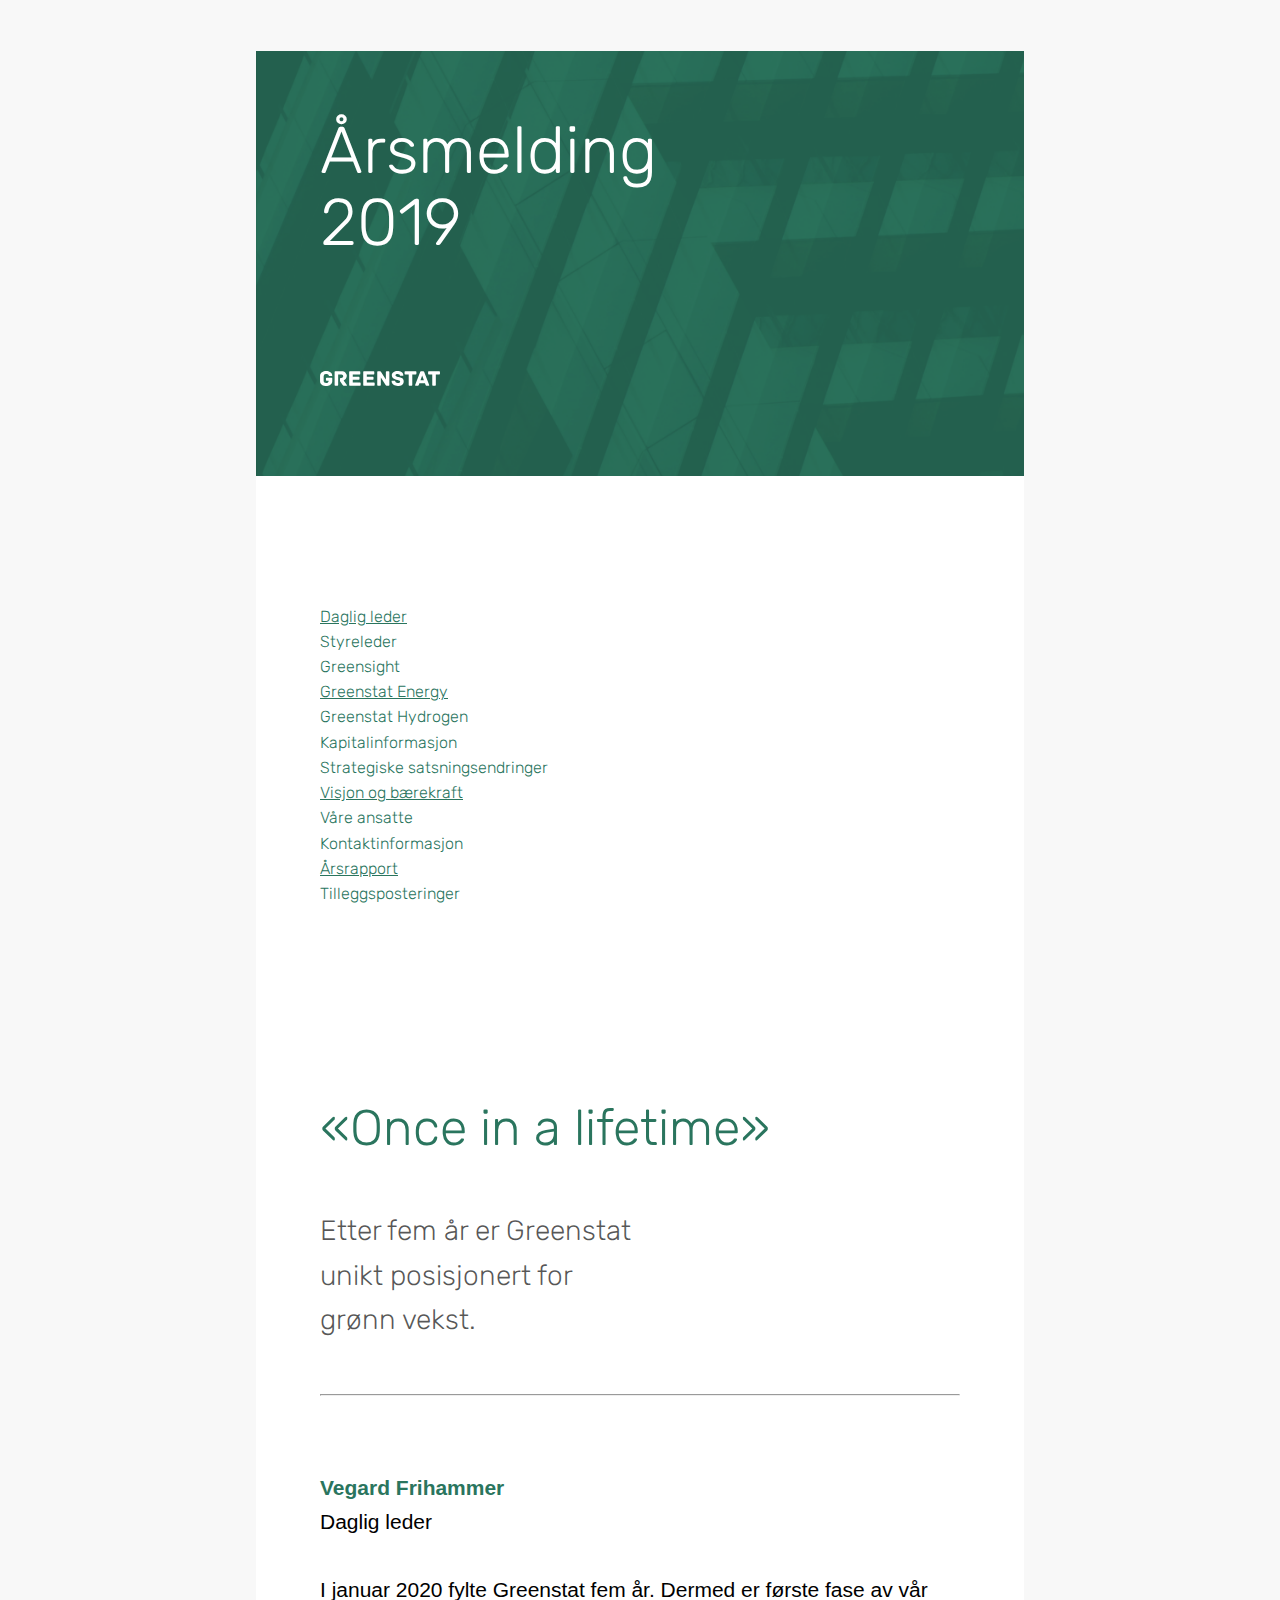
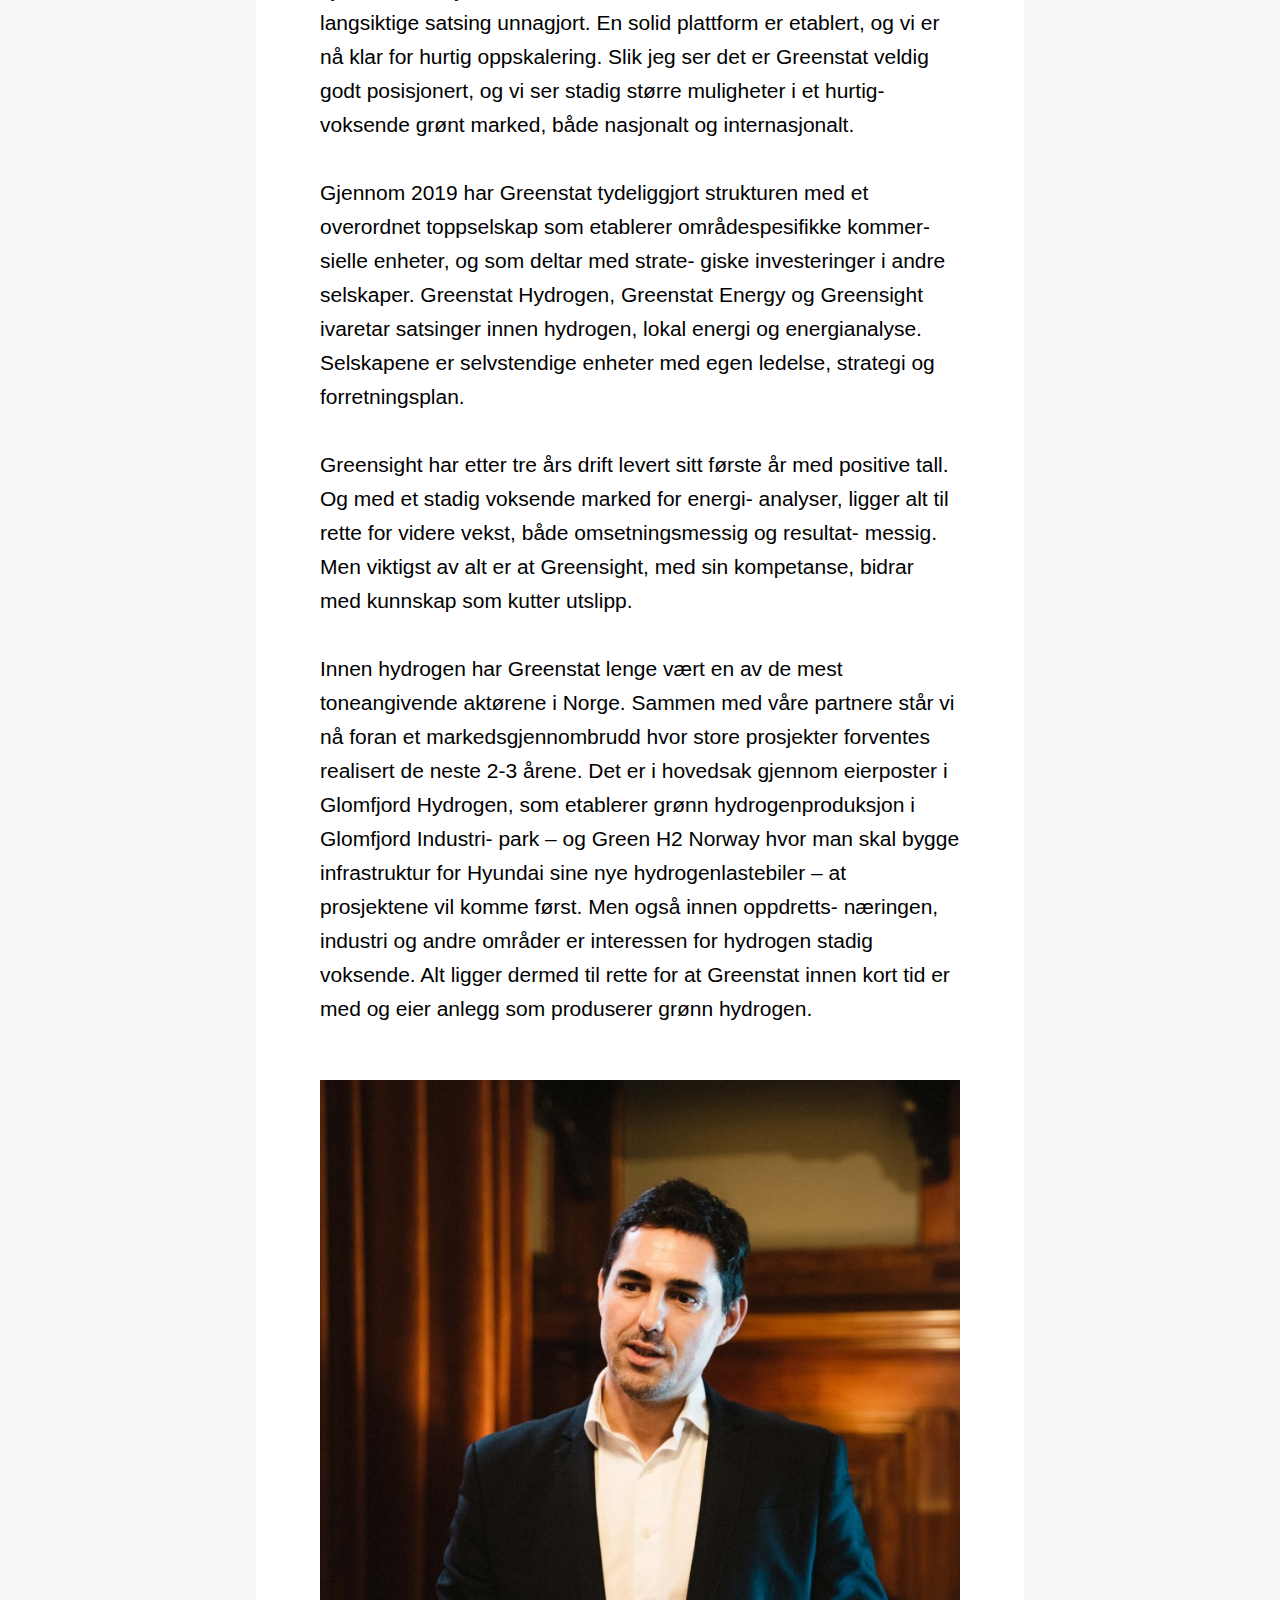
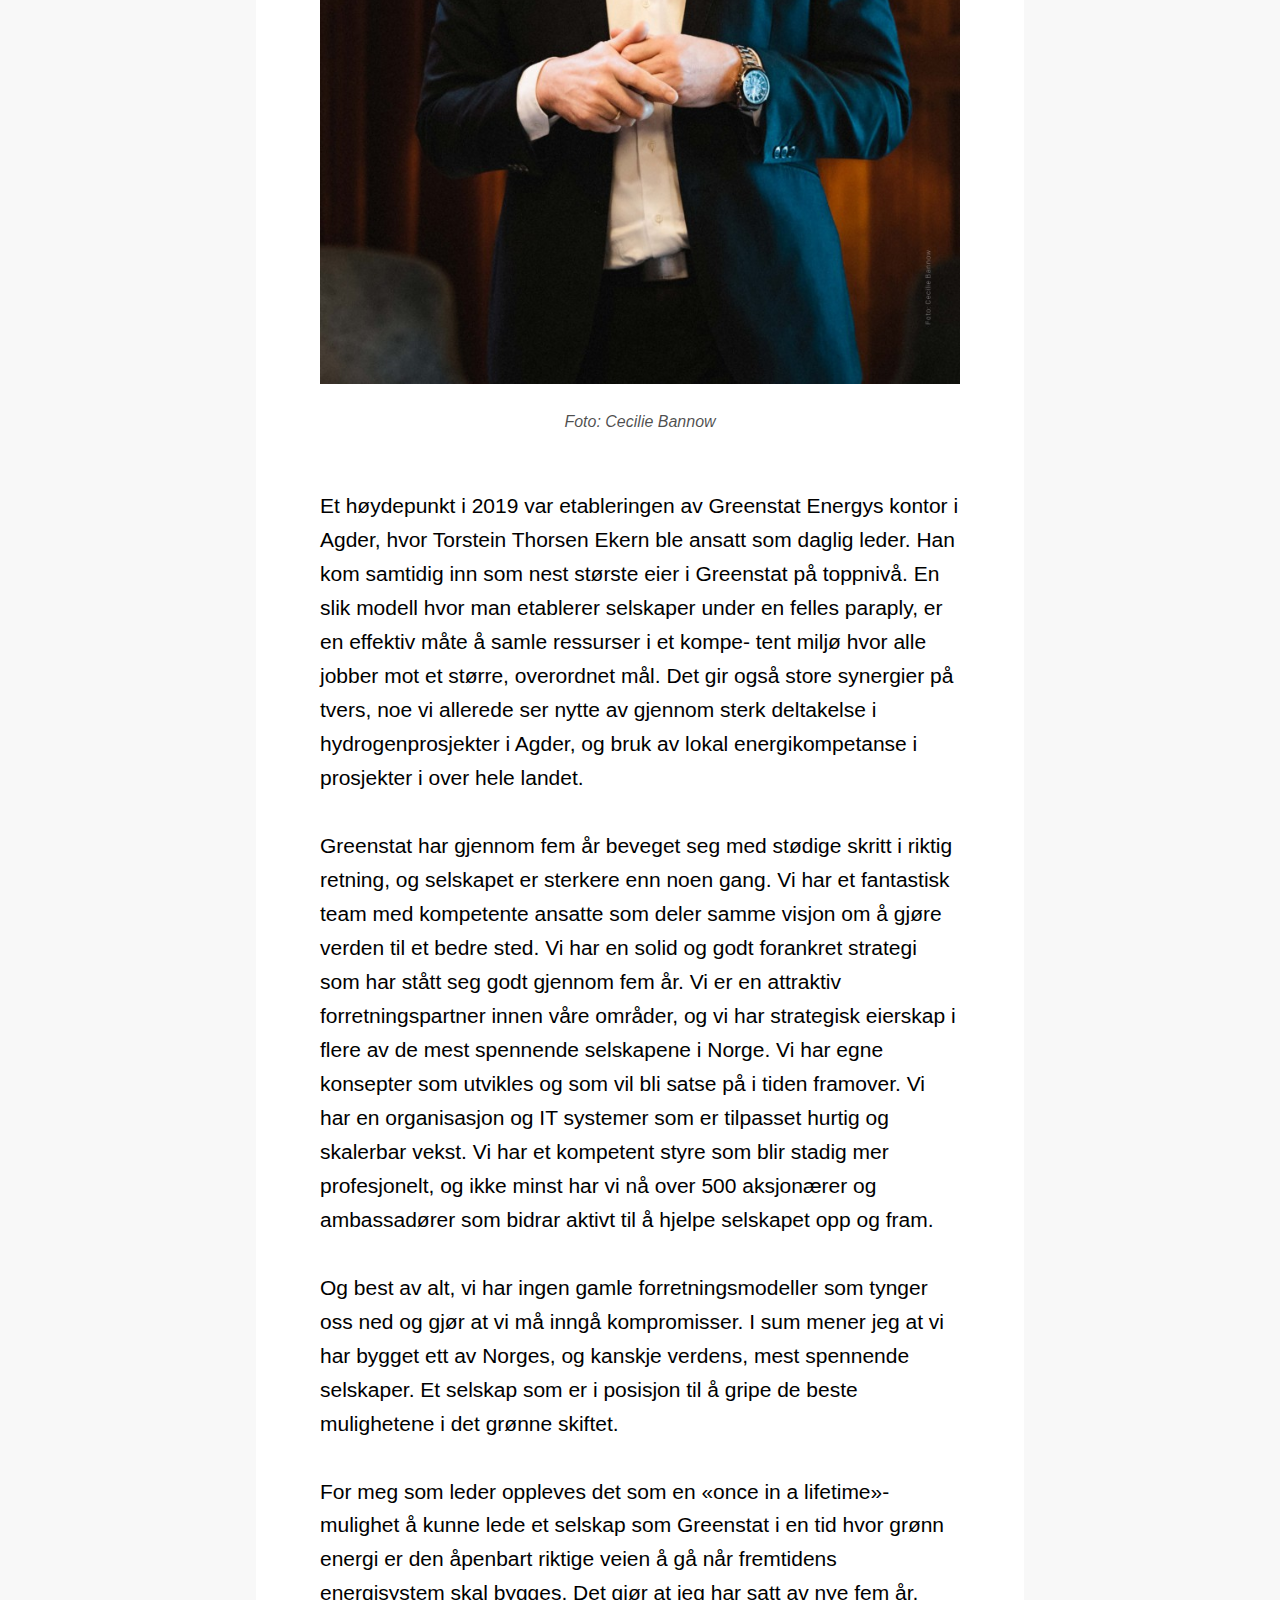
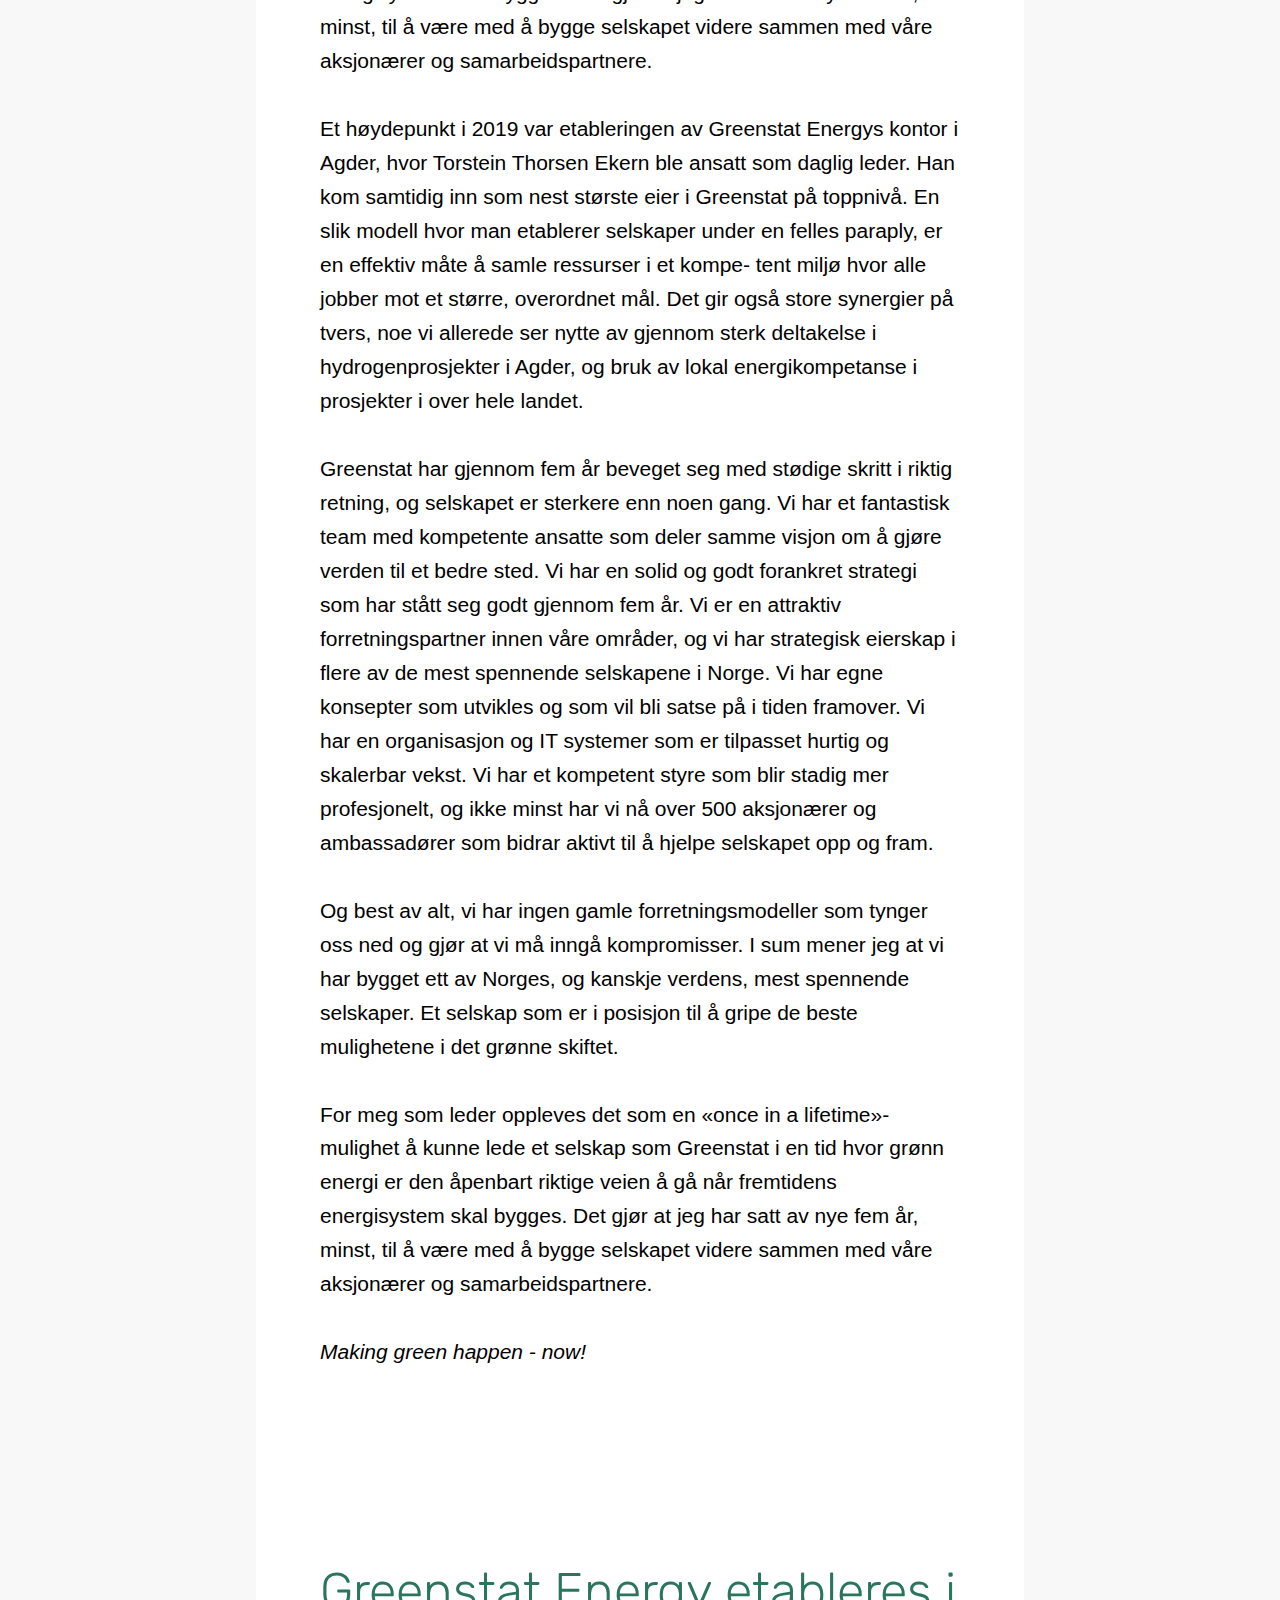
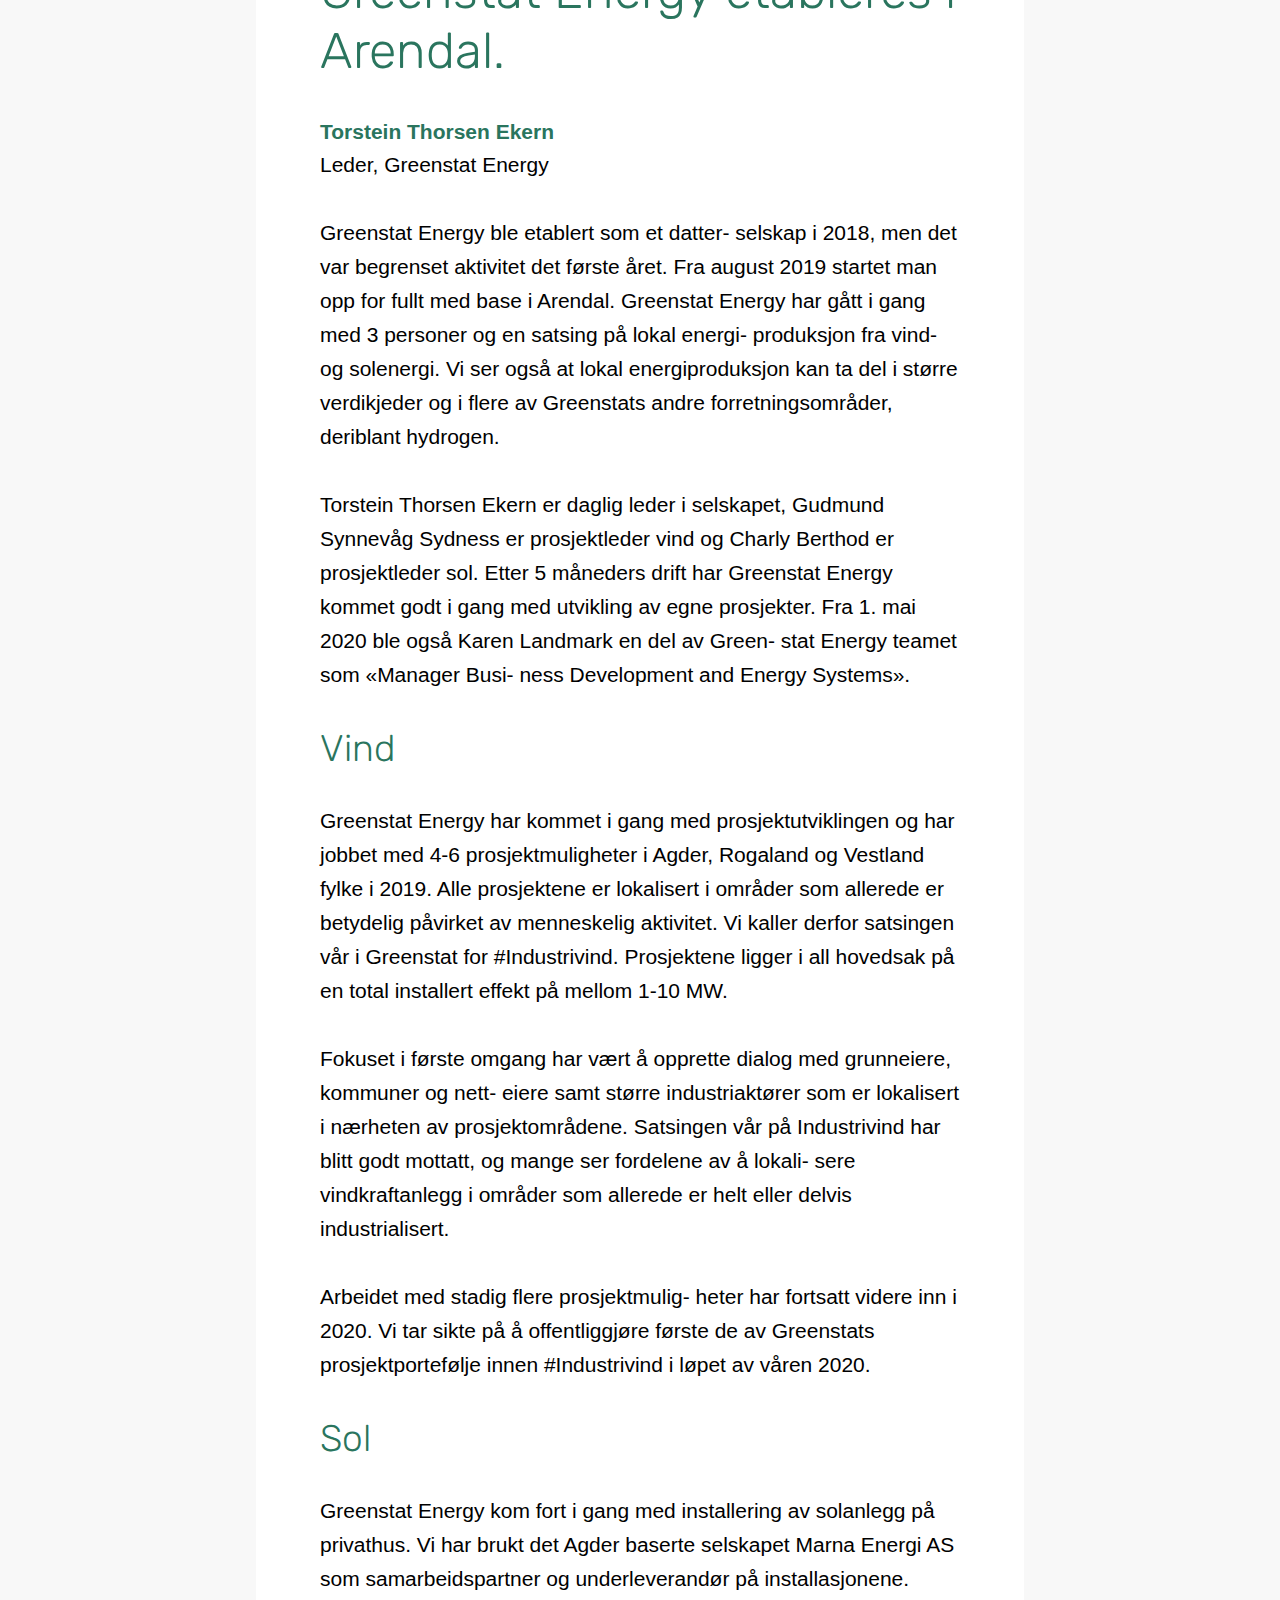
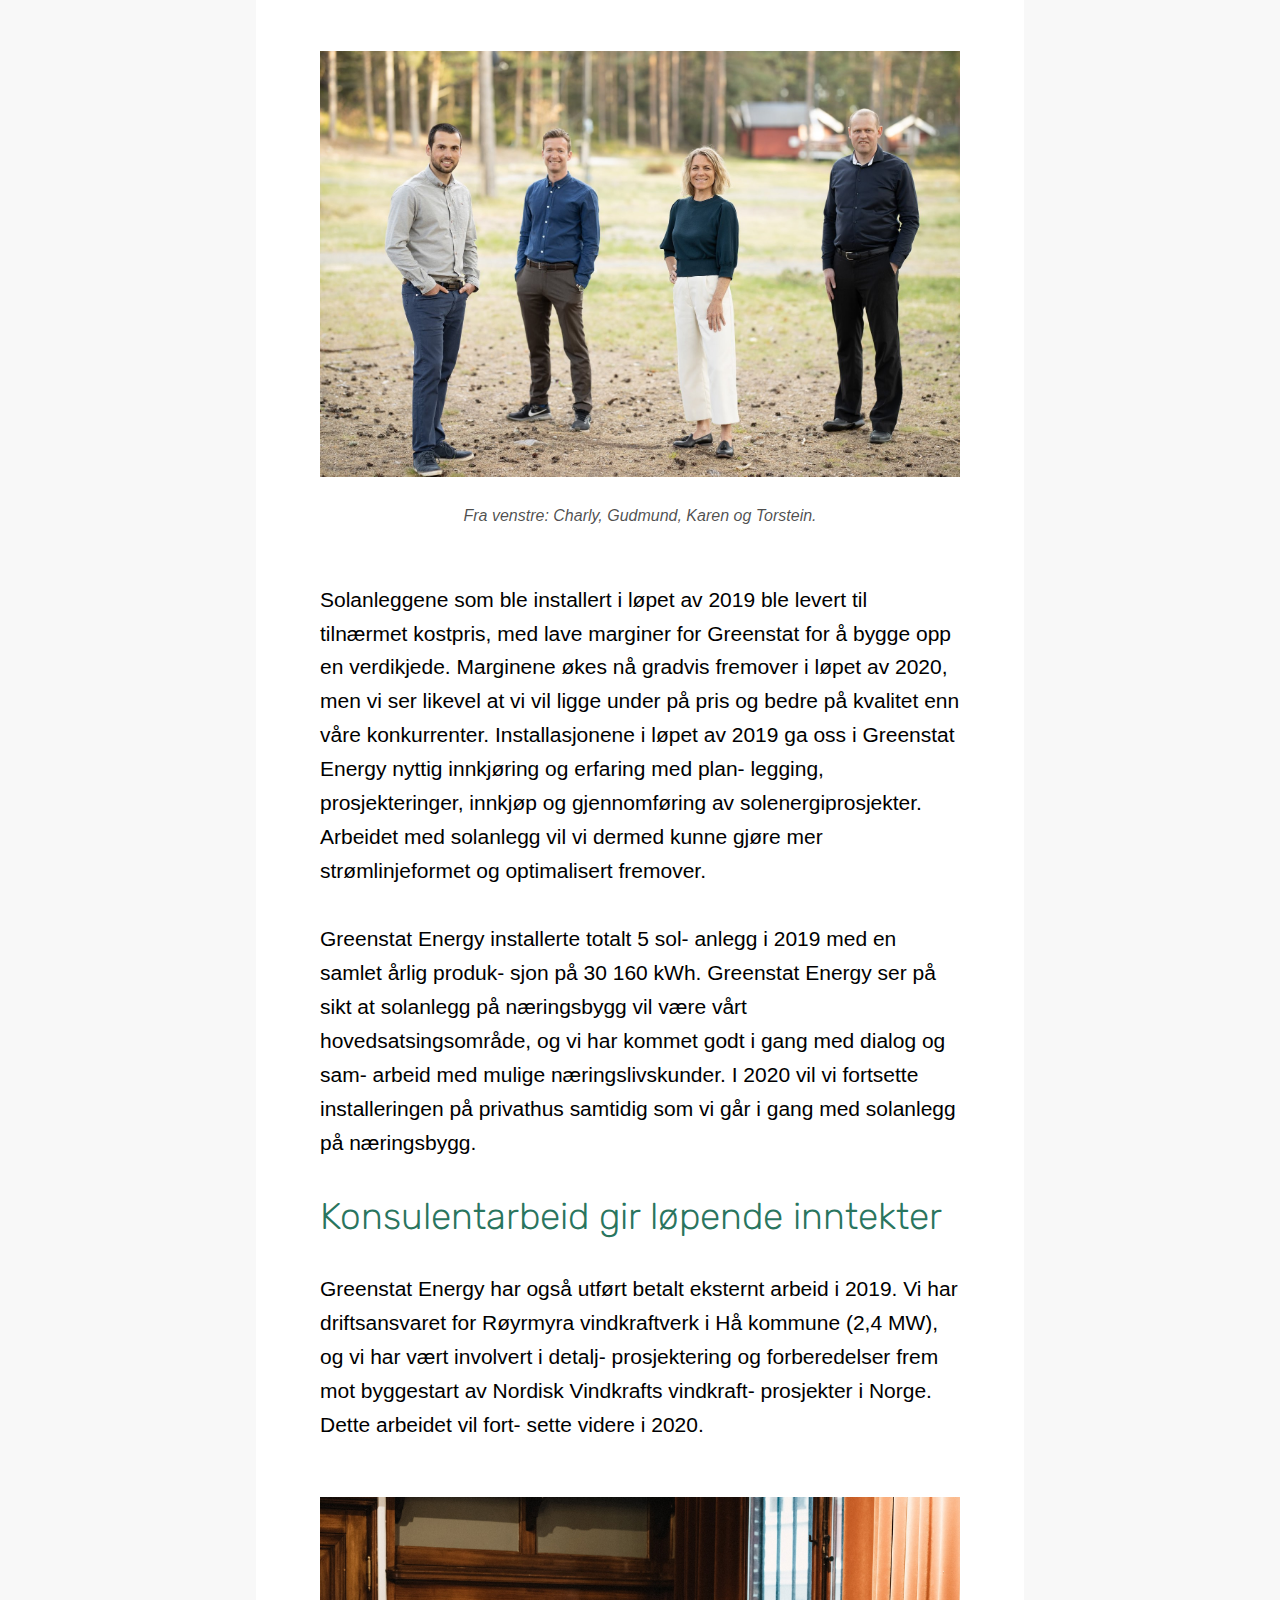
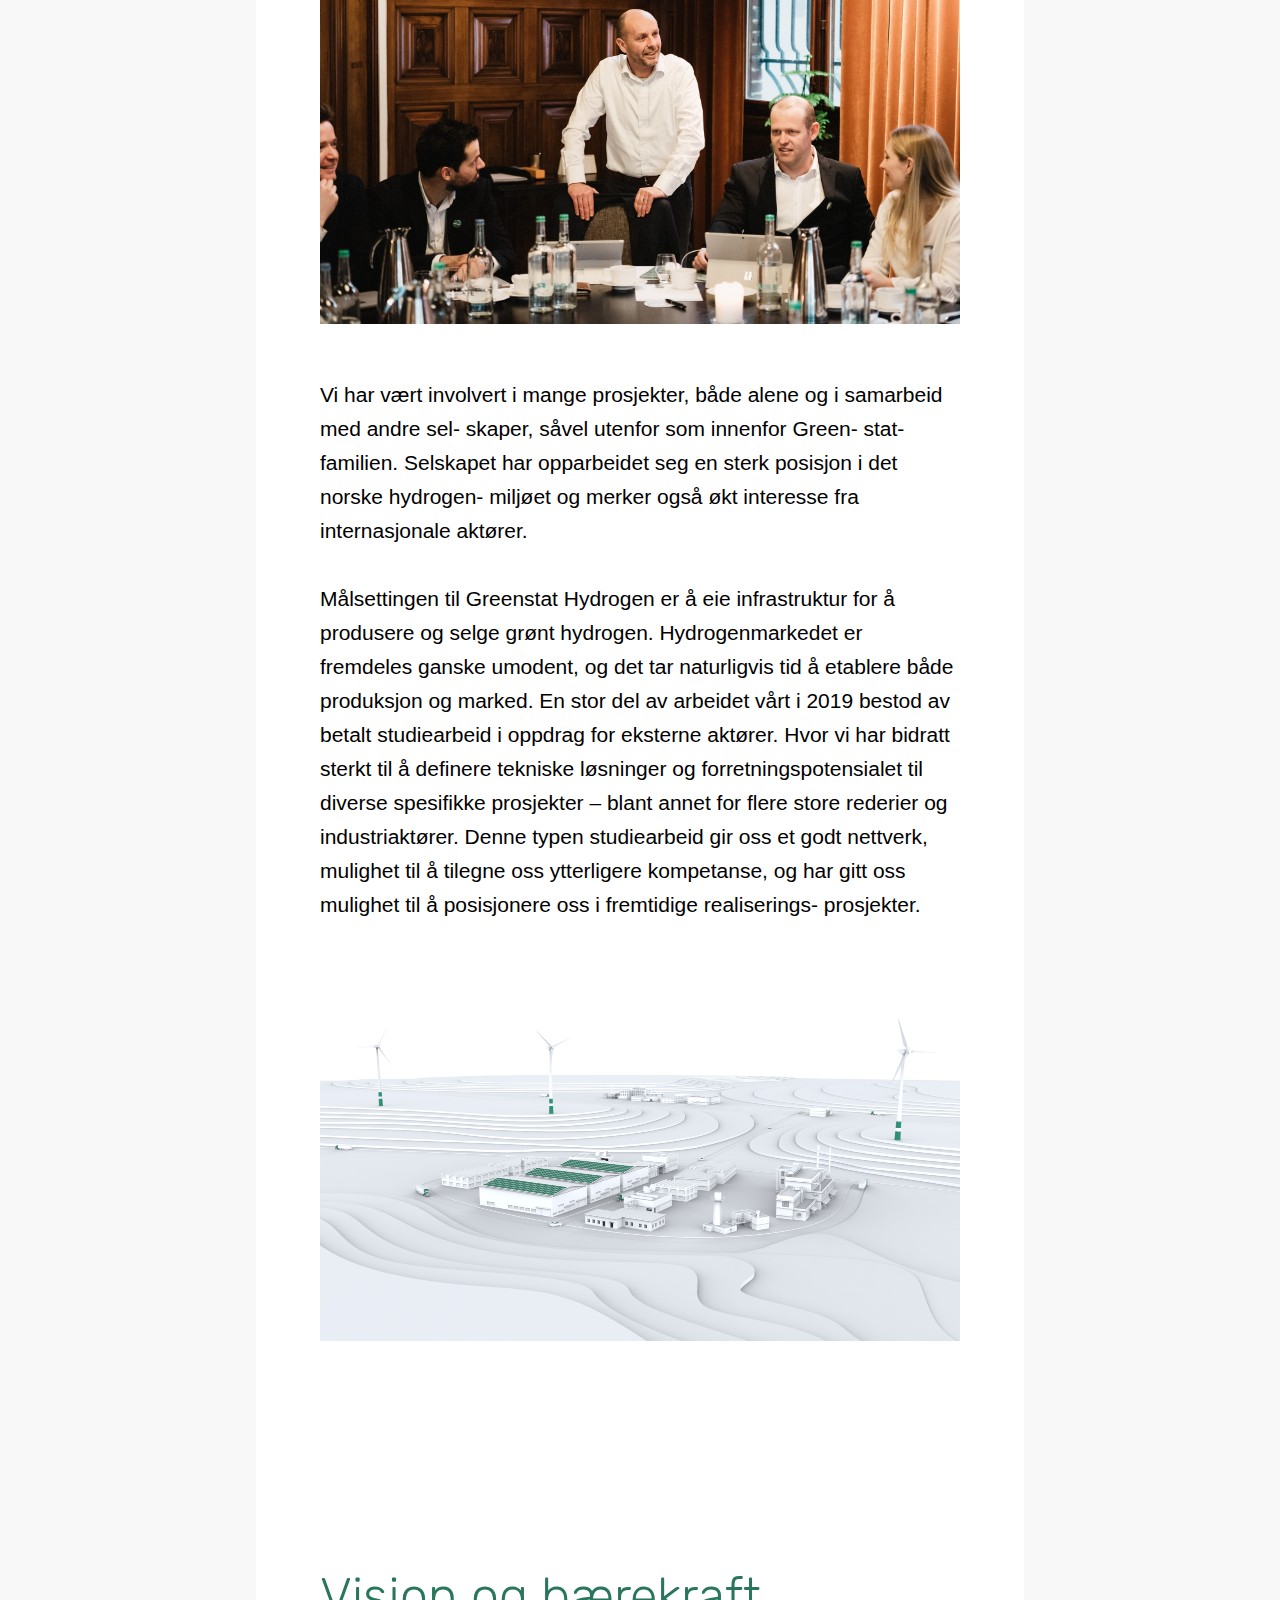
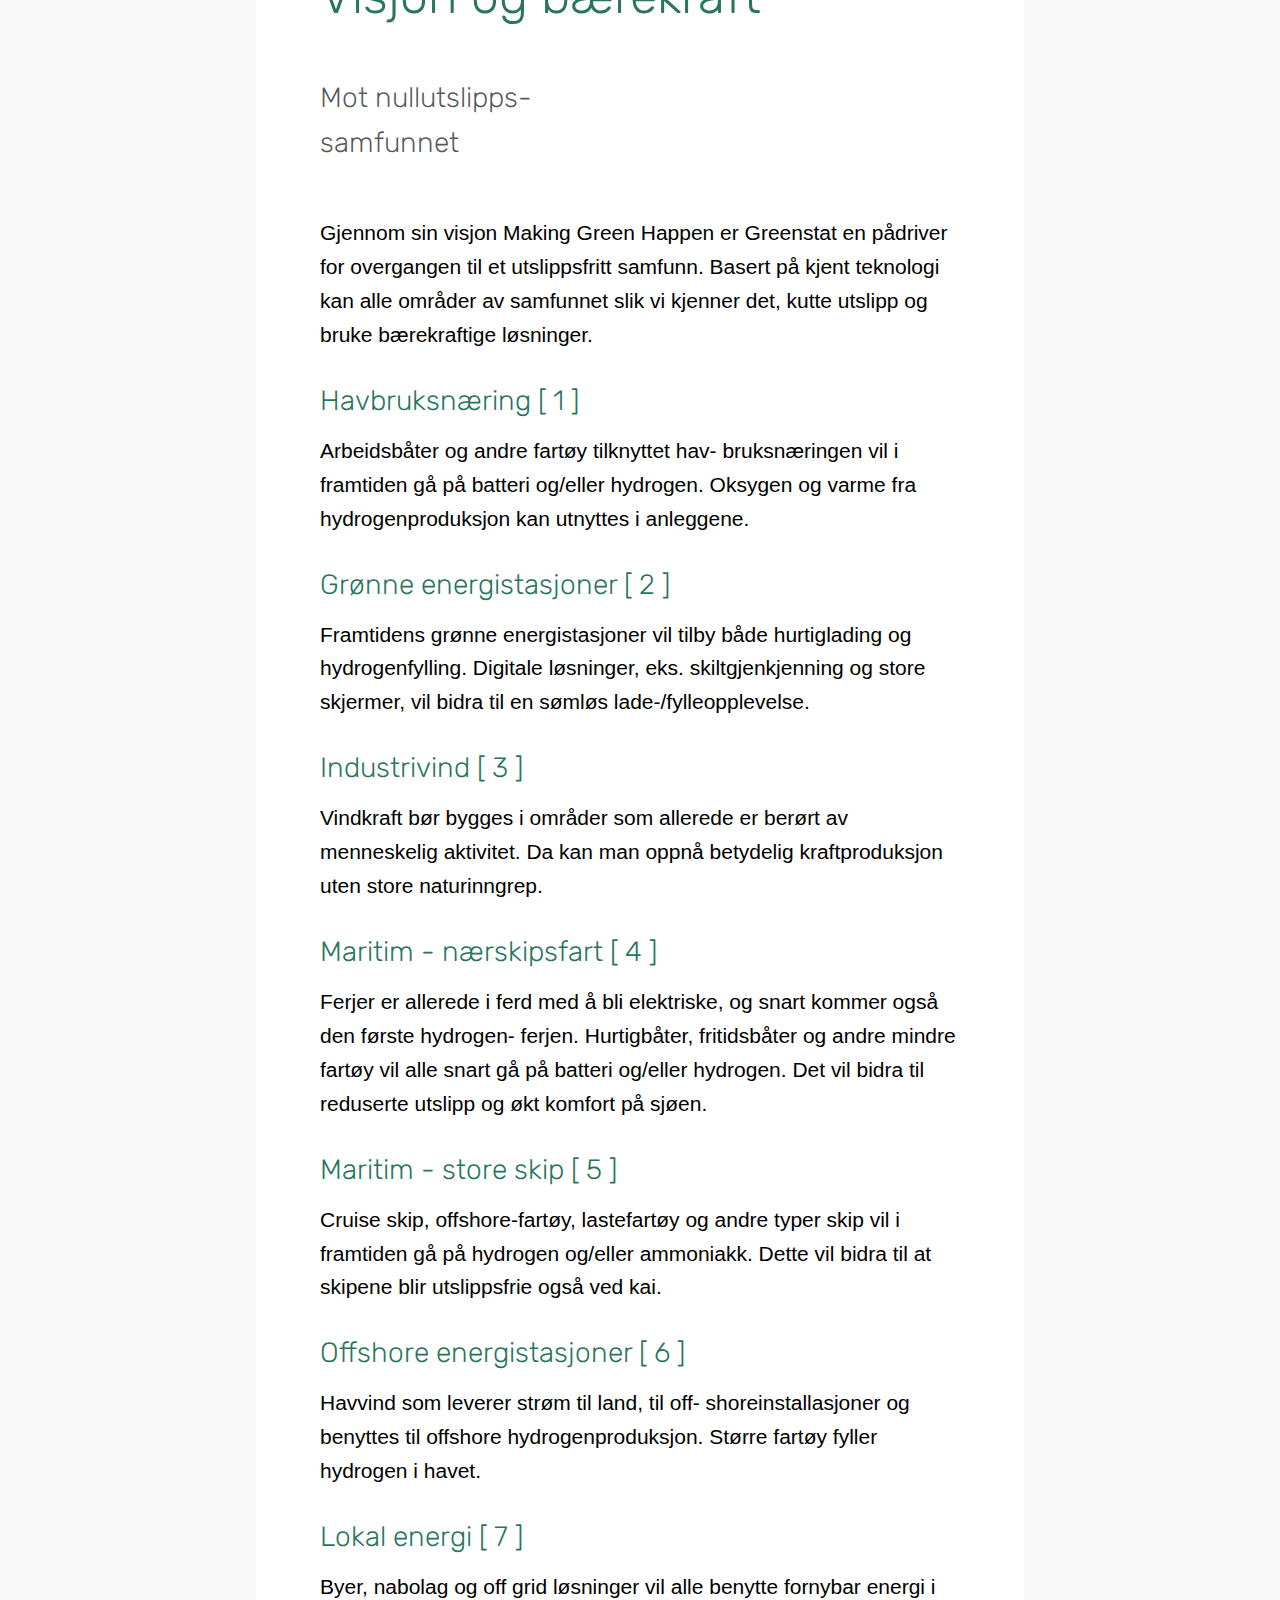
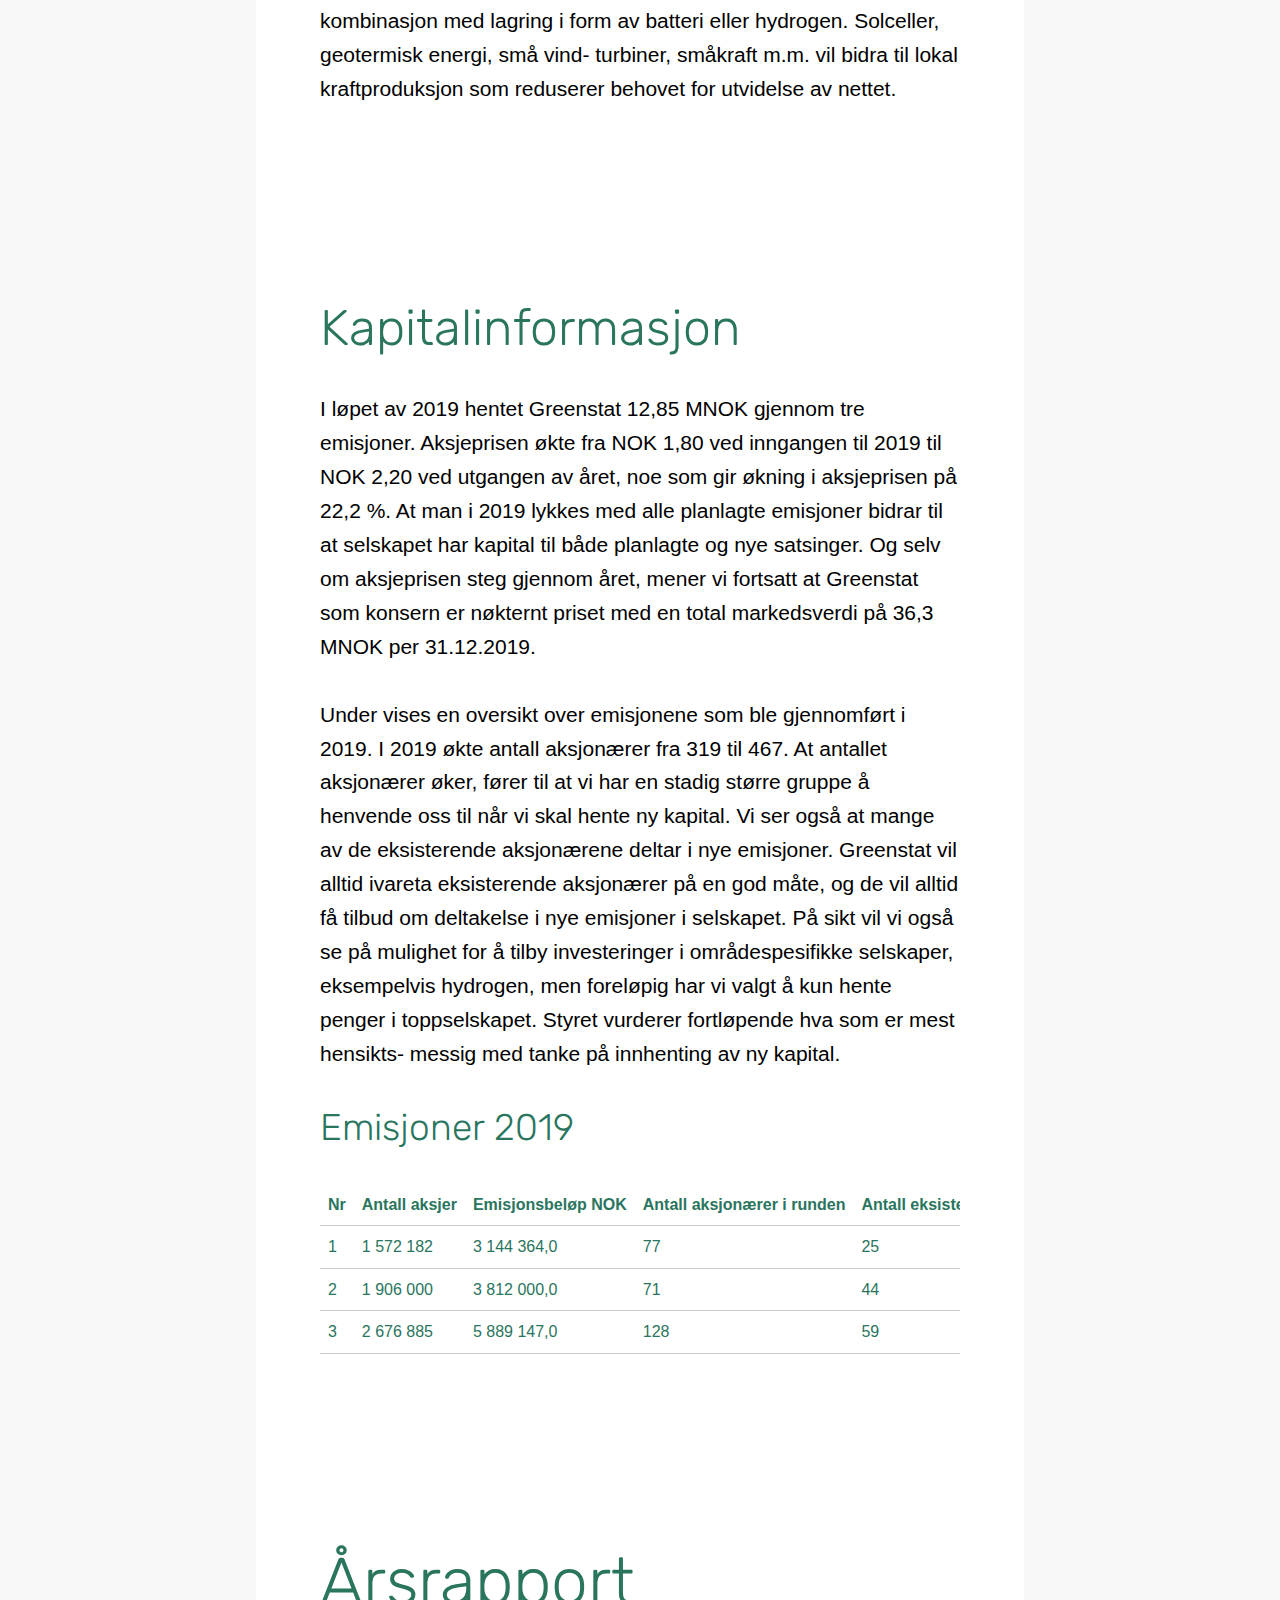
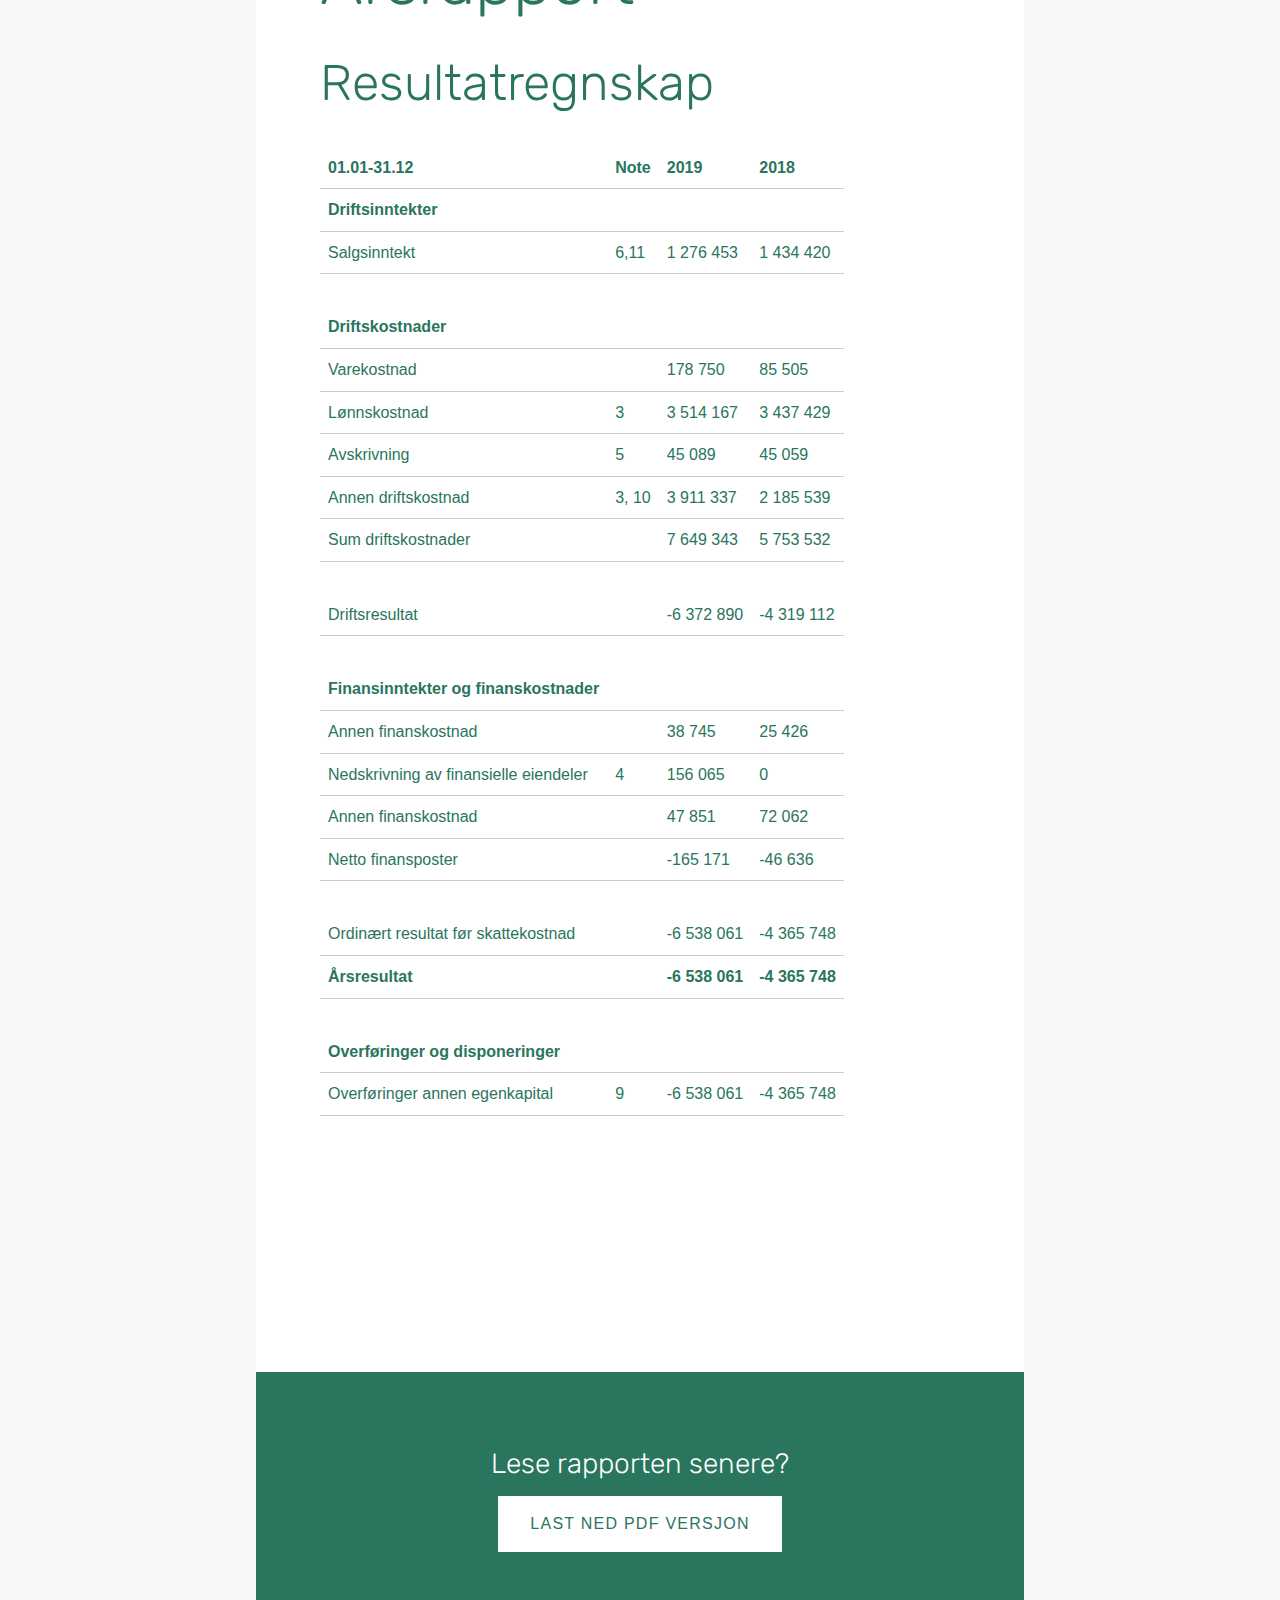
<file: index.html>
<!DOCTYPE html>
<html lang="no">
<head>
    <meta charset="UTF-8">
    <meta name="viewport" content="width=device-width, initial-scale=1.0">
    <title>Greenstat årsrapport</title>
    <link rel="stylesheet" href="style.css">
    <link rel="preconnect" href="https://fonts.gstatic.com">
    <link href="https://fonts.googleapis.com/css2?family=Rubik:ital,wght@0,300;0,400;0,600;1,300;1,400;1,600&display=swap" rel="stylesheet">
<link href="https://fonts.googleapis.com/css2?family=Lexend+Deca&display=swap" rel="stylesheet">
</head>

<div class="cover">
    <h1>Årsmelding <br>2019</h1>
    <img src="img/white-logo.svg" width="120px" height="15px" alt="">

</div>



<div class="container">
<div class="content">

<nav class="nav">
    <ul>
        <li><a href="#chapter-01">Daglig leder</a></li>
        <li>Styreleder</li>
        <li>Greensight</li>
        <li><a href="#chapter-04">Greenstat Energy</a></li>
        <li>Greenstat Hydrogen</li>
        <li>Kapitalinformasjon</li>
        <li>Strategiske satsningsendringer</li>
        <li><a href="#chapter-08">Visjon og bærekraft</a></li>
        <li>Våre ansatte</li>
        <li>Kontaktinformasjon</li>
        <li><a href="#chapter-11">Årsrapport</a></li>
        <li>Tilleggsposteringer</li>    
    </ul>
</nav>

<article>
    <h2 id="chapter-01">«Once in a lifetime»</h2>
    <blockquote>Etter fem år er Greenstat unikt posisjonert for grønn vekst.</blockquote>
    <hr>

    <cite>Vegard Frihammer</cite>
    <p>Daglig leder</p>

    <p>I januar 2020 fylte Greenstat fem år. Dermed er første fase av vår langsiktige satsing unnagjort. En solid plattform er etablert, og vi er nå klar for hurtig oppskalering. Slik jeg ser det er Greenstat veldig godt posisjonert, og vi ser stadig større muligheter i et hurtig- voksende grønt marked, både nasjonalt og internasjonalt.</p>
    <p>Gjennom 2019 har Greenstat tydeliggjort strukturen med et overordnet toppselskap som etablerer områdespesifikke kommer- sielle enheter, og som deltar med strate- giske investeringer i andre selskaper. Greenstat Hydrogen, Greenstat Energy og Greensight ivaretar satsinger innen hydrogen, lokal energi og energianalyse. Selskapene er selvstendige enheter med egen ledelse, strategi og forretningsplan.</p>
    <p>Greensight har etter tre års drift levert sitt første år med positive tall. Og med et stadig voksende marked for energi- analyser, ligger alt til rette for videre vekst, både omsetningsmessig og resultat- messig. Men viktigst av alt er at Greensight, med sin kompetanse, bidrar med kunnskap som kutter utslipp.</p>
    <p>Innen hydrogen har Greenstat lenge vært en av de mest toneangivende aktørene i Norge. Sammen med våre partnere står vi nå foran et markedsgjennombrudd hvor store prosjekter forventes realisert de neste 2-3 årene. Det er i hovedsak gjennom eierposter i Glomfjord Hydrogen, som etablerer grønn hydrogenproduksjon i Glomfjord Industri- park – og Green H2 Norway hvor man skal bygge infrastruktur for Hyundai sine nye hydrogenlastebiler – at prosjektene vil komme først. Men også innen oppdretts- næringen, industri og andre områder er interessen for hydrogen stadig voksende. Alt ligger dermed til rette for at Greenstat innen kort tid er med og eier anlegg som produserer grønn hydrogen.</p>

    <figure class="figure">
        <img src="img/vegard.jpg" alt="">
        <figcaption>Foto: Cecilie Bannow</figcaption>
    </figure>

    <p>Et høydepunkt i 2019 var etableringen av Greenstat Energys kontor i Agder, hvor Torstein Thorsen Ekern ble ansatt som daglig leder. Han kom samtidig inn som nest største eier i Greenstat på toppnivå. En slik modell hvor man etablerer selskaper under en felles paraply, er en effektiv måte å samle ressurser i et kompe- tent miljø hvor alle jobber mot et større, overordnet mål. Det gir også store synergier på tvers, noe vi allerede ser nytte av gjennom sterk deltakelse i hydrogenprosjekter i Agder, og bruk av lokal energikompetanse i prosjekter i over hele landet.</p>
    <p>Greenstat har gjennom fem år beveget seg med stødige skritt i riktig retning, og selskapet er sterkere enn noen gang. Vi har et fantastisk team med kompetente ansatte som deler samme visjon om å gjøre verden til et bedre sted. Vi har en solid og godt forankret strategi som har stått seg godt gjennom fem år. Vi er en attraktiv forretningspartner innen våre områder, og vi har strategisk eierskap i flere av de mest spennende selskapene i Norge. Vi har egne konsepter som utvikles og som vil bli satse på i tiden framover. Vi har en organisasjon og IT systemer som er tilpasset hurtig og skalerbar vekst. Vi har et kompetent styre som blir stadig mer profesjonelt, og ikke minst har vi nå over 500 aksjonærer og ambassadører som bidrar aktivt til å hjelpe selskapet opp og fram.</p>
    <p>Og best av alt, vi har ingen gamle forretningsmodeller som tynger oss ned og gjør at vi må inngå kompromisser. I sum mener jeg at vi har bygget ett av Norges, og kanskje verdens, mest spennende selskaper. Et selskap som er i posisjon til å gripe de beste mulighetene i det grønne skiftet.</p>
    <p>For meg som leder oppleves det som en «once in a lifetime»- mulighet å kunne lede et selskap som Greenstat i en tid hvor grønn energi er den åpenbart riktige veien å gå når fremtidens energisystem skal bygges. Det gjør at jeg har satt av nye fem år, minst, til å være med å bygge selskapet videre sammen med våre aksjonærer og samarbeidspartnere.</p>
    <p>Et høydepunkt i 2019 var etableringen av Greenstat Energys kontor i Agder, hvor Torstein Thorsen Ekern ble ansatt som daglig leder. Han kom samtidig inn som nest største eier i Greenstat
    på toppnivå. En slik modell hvor man etablerer selskaper under en felles paraply, er en effektiv måte å samle ressurser i et kompe- tent miljø hvor alle jobber mot et større, overordnet mål. Det gir også store synergier på tvers, noe vi allerede ser nytte av gjennom sterk deltakelse i hydrogenprosjekter i Agder, og bruk av lokal energikompetanse i prosjekter i over hele landet.</p>
    <p>Greenstat har gjennom fem år beveget seg med stødige skritt i riktig retning, og selskapet er sterkere enn noen gang. Vi har et fantastisk team med kompetente ansatte som deler samme visjon om å gjøre verden til et bedre sted. Vi har en solid og godt forankret strategi som har stått seg godt gjennom fem år. Vi er en attraktiv forretningspartner innen våre områder, og vi har strategisk eierskap i flere av de mest spennende selskapene i Norge. Vi har egne konsepter som utvikles og som vil bli satse på i tiden framover. Vi har en organisasjon og IT systemer som er tilpasset hurtig og skalerbar vekst. Vi har et kompetent styre som blir stadig mer profesjonelt, og ikke minst har vi nå over 500 aksjonærer og ambassadører som bidrar aktivt til å hjelpe selskapet opp og fram.</p>
    <p>Og best av alt, vi har ingen gamle forretningsmodeller som tynger oss ned og gjør at vi må inngå kompromisser. I sum mener jeg at vi har bygget ett av Norges, og kanskje verdens, mest spennende selskaper. Et selskap som er i posisjon til å gripe de beste mulighetene i det grønne skiftet.</p>
    <p>For meg som leder oppleves det som en «once in a lifetime»- mulighet å kunne lede et selskap som Greenstat i en tid hvor grønn energi er den åpenbart riktige veien å gå når fremtidens energisystem skal bygges. Det gjør at jeg har satt av nye fem år, minst, til å være med å bygge selskapet videre sammen med våre aksjonærer og samarbeidspartnere.</p>

    <p><em>Making green happen - now!</em></p>
    <!--<img src="img/fokusomraader_industrivind.png" alt="">-->
</article>

<article>
    <h2 id="chapter-04">Greenstat Energy etableres i Arendal.</h2>
    <cite>Torstein Thorsen Ekern</cite>
    <p>Leder, Greenstat Energy</p>
    <p>Greenstat Energy ble etablert som et datter- selskap i 2018, men det var begrenset
aktivitet det første året. Fra august 2019 startet man opp for fullt med base i Arendal. Greenstat Energy har gått i gang med
3 personer og en satsing på lokal energi- produksjon fra vind- og solenergi. Vi ser også at lokal energiproduksjon kan ta del
i større verdikjeder og i flere av Greenstats andre forretningsområder, deriblant hydrogen.</p>
    <p>Torstein Thorsen Ekern er daglig leder i selskapet, Gudmund Synnevåg Sydness
er prosjektleder vind og Charly Berthod er prosjektleder sol. Etter 5 måneders drift har Greenstat Energy kommet godt i gang med utvikling av egne prosjekter. Fra 1. mai 2020 ble også Karen Landmark en del av Green- stat Energy teamet som «Manager Busi- ness Development and Energy Systems».</p>
    <h3>Vind</h3>
    <p>Greenstat Energy har kommet i gang med prosjektutviklingen og har jobbet med 4-6 prosjektmuligheter i Agder, Rogaland og Vestland fylke i 2019. Alle prosjektene er lokalisert i områder som allerede er betydelig påvirket av menneskelig aktivitet. Vi kaller derfor satsingen vår i Greenstat
for #Industrivind. Prosjektene ligger i all hovedsak på en total installert effekt
på mellom 1-10 MW.</p>
    <p>Fokuset i første omgang har vært å opprette dialog med grunneiere, kommuner og nett- eiere samt større industriaktører som er lokalisert i nærheten av prosjektområdene. Satsingen vår på Industrivind har blitt godt mottatt, og mange ser fordelene av å lokali- sere vindkraftanlegg i områder som allerede er helt eller delvis industrialisert.</p>
    <p>Arbeidet med stadig flere prosjektmulig- heter har fortsatt videre inn i 2020. Vi
tar sikte på å offentliggjøre første de
av Greenstats prosjektportefølje innen #Industrivind i løpet av våren 2020.</p>
    <h3>Sol</h3>
    <p>Greenstat Energy kom fort i gang med installering av solanlegg på privathus.
Vi har brukt det Agder baserte selskapet Marna Energi AS som samarbeidspartner og underleverandør på installasjonene. </p>
    <figure class="figure">
        <img src="img/95870273_2862384837202677_4930885496785076224_o.jpg" alt="">
        <figcaption>Fra venstre: Charly, Gudmund, Karen og Torstein.</figcaption>
    </figure>

    <p>
Solanleggene som ble installert i løpet av 2019 ble levert til tilnærmet kostpris, med lave marginer for Greenstat for å bygge opp en verdikjede. Marginene økes nå gradvis fremover i løpet av 2020, men vi ser likevel at vi vil ligge under på pris og bedre på kvalitet enn våre konkurrenter. Installasjonene i løpet av 2019 ga oss i Greenstat Energy nyttig innkjøring og erfaring med plan- legging, prosjekteringer, innkjøp og gjennomføring av solenergiprosjekter. Arbeidet med solanlegg vil vi dermed kunne gjøre mer strømlinjeformet og optimalisert fremover.</p>
    <p>Greenstat Energy installerte totalt 5 sol- anlegg i 2019 med en samlet årlig produk- sjon på 30 160 kWh. Greenstat Energy ser på sikt at solanlegg på næringsbygg vil være vårt hovedsatsingsområde, og vi har kommet godt i gang med dialog og sam- arbeid med mulige næringslivskunder.
I 2020 vil vi fortsette installeringen på privathus samtidig som vi går i gang med solanlegg på næringsbygg.</p>
    <h3>Konsulentarbeid gir løpende inntekter</h3>
    <p>Greenstat Energy har også utført betalt eksternt arbeid i 2019. Vi har driftsansvaret for Røyrmyra vindkraftverk i Hå kommune (2,4 MW), og vi har vært involvert i detalj- prosjektering og forberedelser frem mot byggestart av Nordisk Vindkrafts vindkraft- prosjekter i Norge. Dette arbeidet vil fort- sette videre i 2020.</p>
    <figure class="figure">
        <img src="img/Greenstat_5-aar_print_sRGB_300ppi---Cecilie-Bannow---copyright-reserved--12.jpg" alt="">
    </figure>    
    <p>Vi har vært involvert i mange prosjekter, både alene og i samarbeid med andre sel- skaper, såvel utenfor som innenfor Green- stat-familien. Selskapet har opparbeidet seg en sterk posisjon i det norske hydrogen- miljøet og merker også økt interesse
fra internasjonale aktører.</p>
    <p>Målsettingen til Greenstat Hydrogen er å eie infrastruktur for å produsere og selge grønt hydrogen. Hydrogenmarkedet er fremdeles ganske umodent, og det tar naturligvis tid
å etablere både produksjon og marked. En stor del av arbeidet vårt i 2019 bestod av betalt studiearbeid i oppdrag for eksterne aktører. Hvor vi har bidratt sterkt til å definere tekniske løsninger og forretningspotensialet til diverse spesifikke prosjekter – blant annet for flere store rederier og industriaktører. Denne typen studiearbeid gir oss et godt nettverk, mulighet til å tilegne oss ytterligere kompetanse, og har gitt oss mulighet
til å posisjonere oss i fremtidige realiserings- prosjekter.</p>
    <img src="img/Industri_Vindmøller-solceller_uten_sjø_030420, ferdig.png" alt="">
</article>







<article>


    <h2 id="chapter-08">Visjon og bærekraft</h2>
    <blockquote>Mot nullutslipps-samfunnet</blockquote>
    <p>Gjennom sin visjon Making Green Happen er Greenstat en pådriver for overgangen til
et utslippsfritt samfunn. Basert på kjent teknologi kan alle områder av samfunnet slik vi kjenner det, kutte utslipp og bruke bærekraftige løsninger.</p>
    <h6>Havbruksnæring [ 1 ]</h6>
    <p>Arbeidsbåter og andre fartøy tilknyttet hav- bruksnæringen vil i framtiden gå på batteri og/eller hydrogen. Oksygen og varme fra hydrogenproduksjon kan utnyttes i anleggene.</p>
    <h6>Grønne energistasjoner [ 2 ]</h6>
    <p>Framtidens grønne energistasjoner vil tilby både hurtiglading og hydrogenfylling. Digitale løsninger, eks. skiltgjenkjenning og store skjermer, vil bidra til en sømløs lade-/fylleopplevelse.</p>
    <h6>Industrivind [ 3 ]</h6>
    <p>Vindkraft bør bygges i områder som allerede er berørt av menneskelig aktivitet. Da kan man oppnå betydelig kraftproduksjon uten store naturinngrep.</p>
    <h6>Maritim - nærskipsfart [ 4 ]</h6>
    <p>Ferjer er allerede i ferd med å bli elektriske, og snart kommer også den første hydrogen- ferjen. Hurtigbåter, fritidsbåter og andre mindre fartøy vil alle snart gå på batteri og/eller hydrogen. Det vil bidra til reduserte utslipp og økt komfort på sjøen.</p>
    <h6>Maritim - store skip [ 5 ]</h6>
    <p>Cruise skip, offshore-fartøy, lastefartøy og andre typer skip vil i framtiden gå på hydrogen og/eller ammoniakk. Dette vil bidra til at skipene blir utslippsfrie også ved kai.</p>
    <h6>Offshore energistasjoner [ 6 ]</h6>
    <p>Havvind som leverer strøm til land, til off- shoreinstallasjoner og benyttes til offshore hydrogenproduksjon. Større fartøy fyller hydrogen i havet.</p>
    <h6>Lokal energi [ 7 ]</h6>
    <p>Byer, nabolag og off grid løsninger vil
alle benytte fornybar energi i kombinasjon med lagring i form av batteri eller hydrogen. Solceller, geotermisk energi, små vind- turbiner, småkraft m.m. vil bidra til lokal kraftproduksjon som reduserer behovet for utvidelse av nettet.</p>

</article>

<article>
    <h2 id="chapter-11">Kapitalinformasjon</h2>
    <p>I løpet av 2019 hentet Greenstat 12,85 MNOK gjennom tre emisjoner. Aksjeprisen økte fra
NOK 1,80 ved inngangen til 2019 til NOK 2,20 ved utgangen av året, noe som gir økning i aksjeprisen på 22,2 %. At man i 2019 lykkes med alle planlagte emisjoner bidrar til at selskapet har kapital til både planlagte og nye satsinger. Og selv om aksjeprisen steg gjennom året, mener vi fortsatt at Greenstat som konsern er nøkternt priset med en total markedsverdi på 36,3 MNOK per 31.12.2019.</p>
    <p>Under vises en oversikt over emisjonene som ble gjennomført i 2019. I 2019 økte antall aksjonærer fra 319 til 467. At antallet aksjonærer øker, fører til at vi har en stadig større gruppe å henvende oss til når vi skal hente ny kapital. Vi ser også at mange av de eksisterende aksjonærene deltar i nye emisjoner. Greenstat vil alltid ivareta eksisterende aksjonærer på en god måte, og de vil alltid få tilbud om deltakelse i nye emisjoner i selskapet. På sikt vil vi også se på mulighet for å tilby investeringer i områdespesifikke selskaper, eksempelvis hydrogen, men foreløpig har vi valgt å kun hente penger i toppselskapet. Styret vurderer fortløpende hva som er mest hensikts- messig med tanke på innhenting av ny kapital.</p>

    <h3>Emisjoner 2019</h3>
        <table class="table">
        <thead>
            <tr>
                <th>Nr</th>
                <th>Antall aksjer</th>
                <th>Emisjonsbeløp NOK</th>
                <th>Antall aksjonærer i runden</th>
                <th>Antall eksisterende</th>
                <th>Antall nye</th>
                <th>Gjennomsnittlig investering NOK</th>
            </tr>
        </thead>
        <tr>
            <td>1</td>
            <td>1 572 182</td>
            <td>3 144 364,0</td>
            <td>77</td>
            <td>25</td>
            <td>52</td>
            <td>40 835,90</td>
        </tr>
        <tr>
            <td>2</td>
            <td>1 906 000</td>
            <td>3 812 000,0</td>
            <td>71</td>
            <td>44</td>
            <td>27</td>
            <td>53 690,14</td>
        </tr>
        <tr>
            <td>3</td>
            <td>2 676 885</td>
            <td>5 889 147,0</td>
            <td>128</td>
            <td>59</td>
            <td>69</td>
            <td>46 008,96</td>
        </tr>
        </table>
</article>




<article>
    <h1>Årsrapport</h1>
    <h2>Resultatregnskap</h2>

    <table class="table">
        <thead>
            <tr>
                <th>01.01-31.12</th>
                <th>Note</th>
                <th>2019</th>
                <th>2018</th>
            </tr>
        </thead>
        <tr>
            <td><strong>Driftsinntekter</strong></td>
            <td></td>
            <td></td>
            <td></td>
        </tr>
        <tr>
            <td>Salgsinntekt</td>
            <td>6,11</td>
            <td>1 276 453</td>
            <td>1 434 420</td>
        </tr>
        <tr class="table-divider">
            <td></td>
            <td></td>
            <td></td>
            <td></td>
        </tr>        
        <tr>
            <td><strong>Driftskostnader</strong></td>
            <td></td>
            <td></td>
            <td></td>
        </tr>
        <tr>
            <td>Varekostnad</td>
            <td></td>
            <td>178 750</td>
            <td>85 505</td>
        </tr>
        <tr>
            <td>Lønnskostnad</td>
            <td>3</td>
            <td>3 514 167</td>
            <td>3 437 429</td>
        </tr>    
        <tr>
            <td>Avskrivning</td>
            <td>5</td>
            <td>45 089</td>
            <td>45 059</td>
        </tr> 
        <tr>
            <td>Annen driftskostnad</td>
            <td>3, 10</td>
            <td>3 911 337</td>
            <td>2 185 539</td>
        </tr> 
        <tr>
            <td>Sum driftskostnader</td>
            <td></td>
            <td>7 649 343</td>
            <td>5 753 532</td>
        </tr>  
        <tr class="table-divider">
            <td></td>
            <td></td>
            <td></td>
            <td></td>
        </tr>           
        <tr>
            <td>Driftsresultat</td>
            <td></td>
            <td>-6 372 890</td>
            <td>-4 319 112</td>
        </tr>   
        <tr class="table-divider">
            <td></td>
            <td></td>
            <td></td>
            <td></td>
        </tr>                                  
        <tr>
            <td><strong>Finansinntekter og finanskostnader</strong></td>
            <td></td>
            <td></td>
            <td></td>
        </tr>
       
        <tr>
            <td>Annen finanskostnad</td>
            <td></td>
            <td>38 745</td>
            <td>25 426</td>
        </tr>    
        <tr>
            <td>Nedskrivning av finansielle eiendeler</td>
            <td>4</td>
            <td>156 065</td>
            <td>0</td>
        </tr>
        <tr>
            <td>Annen finanskostnad</td>
            <td></td>
            <td>47 851</td>
            <td>72 062</td>
        </tr>   
        <tr>
            <td>Netto finansposter</td>
            <td></td>
            <td>-165 171</td>
            <td>-46 636</td>
        </tr>
        <tr class="table-divider">
            <td></td>
            <td></td>
            <td></td>
            <td></td>
        </tr>        
        <tr>
            <td>Ordinært resultat før skattekostnad</td>
            <td></td>
            <td>-6 538 061</td>
            <td>-4 365 748</td>
        </tr> 
        <tr>
            <td><strong>Årsresultat</strong></td>
            <td></td>
            <td><strong>-6 538 061</strong></td>
            <td><strong>-4 365 748</strong></td>
        </tr>  
        <tr class="table-divider">
            <td></td>
            <td></td>
            <td></td>
            <td></td>
        </tr>        
        <tr>
            <td><strong>Overføringer og disponeringer</strong></td>
            <td></td>
            <td></td>
            <td></td>
        </tr>     
        <tr>
            <td>Overføringer annen egenkapital</td>
            <td>9</td>
            <td>-6 538 061</td>
            <td>-4 365 748</td>
        </tr>                                    
    </table>
</article>


</div><!--content-->
</div><!--container-->

<div class="download">
    <h4>Lese rapporten senere?</h4>
    <a class="btn" href="gs_aarsmelding_19_web.pdf">Last ned pdf versjon</a>
</div>

<body>
    
</body>
</html>
</file>
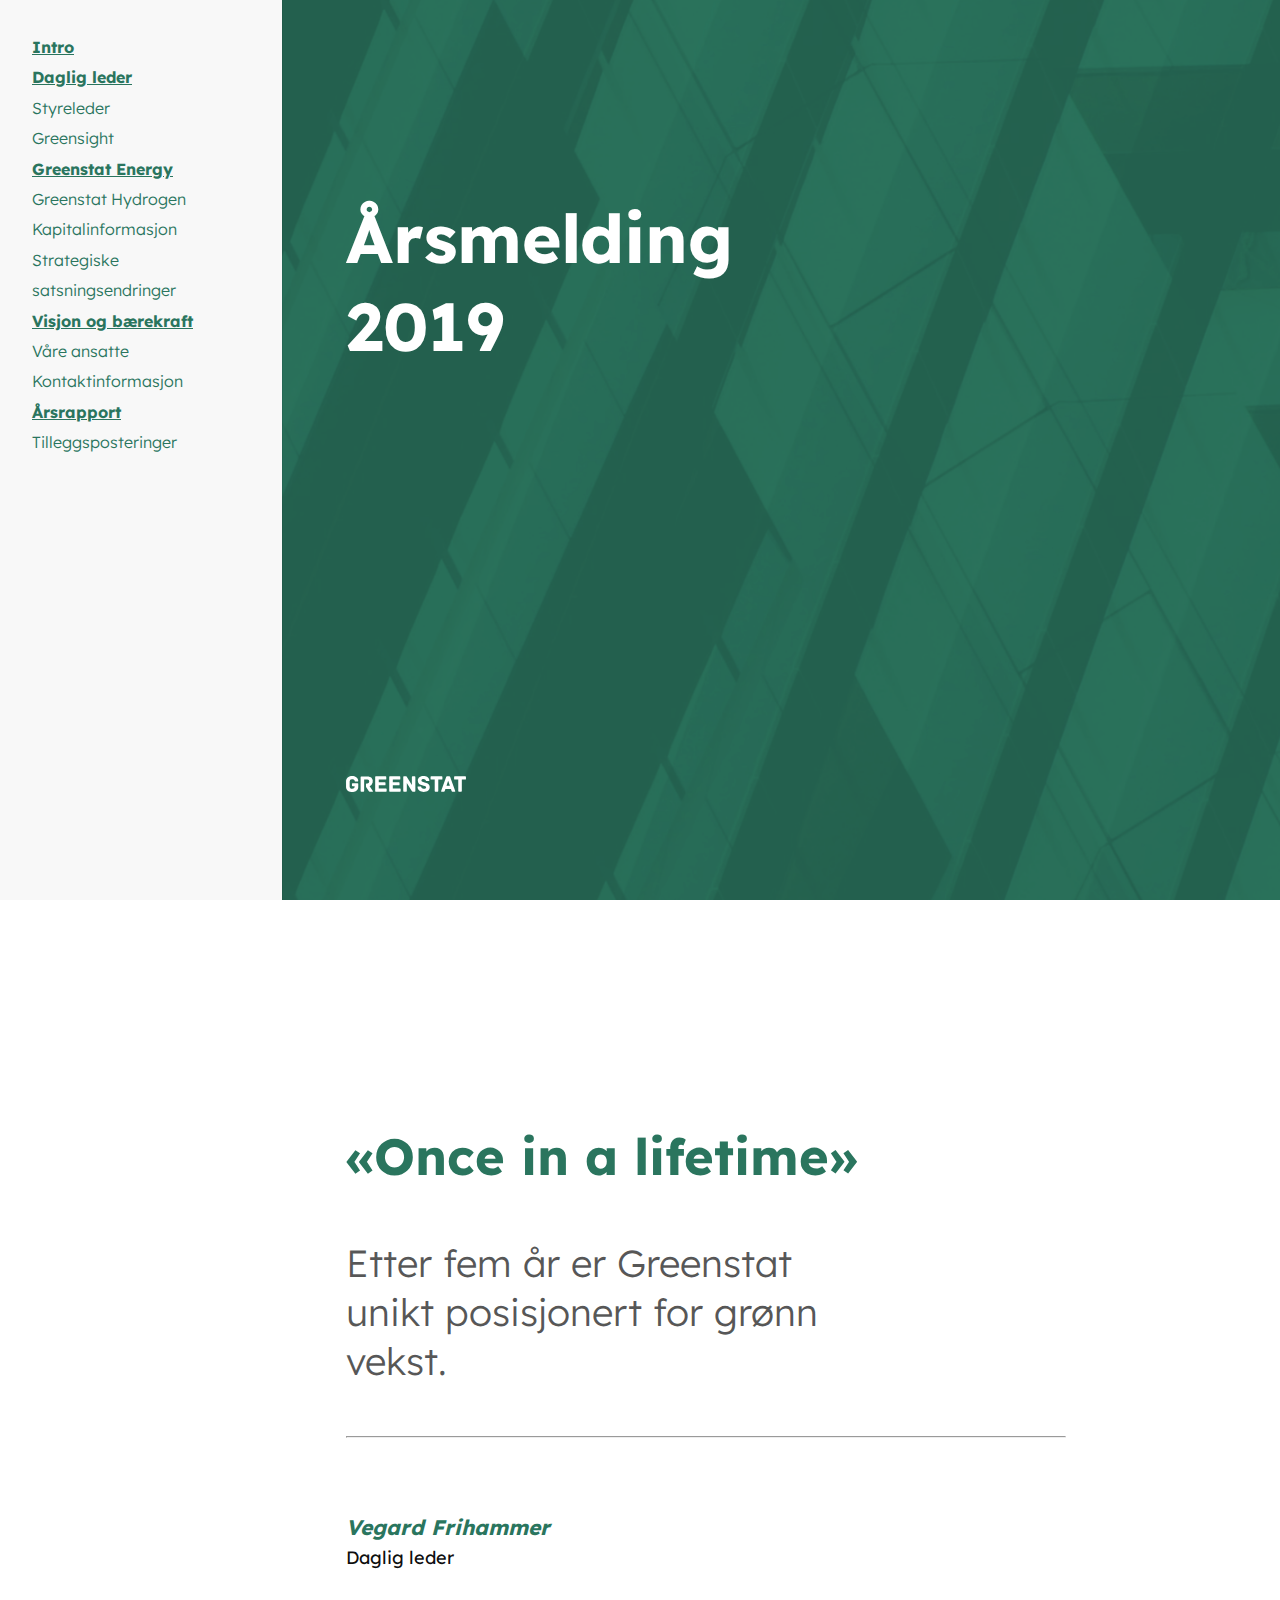
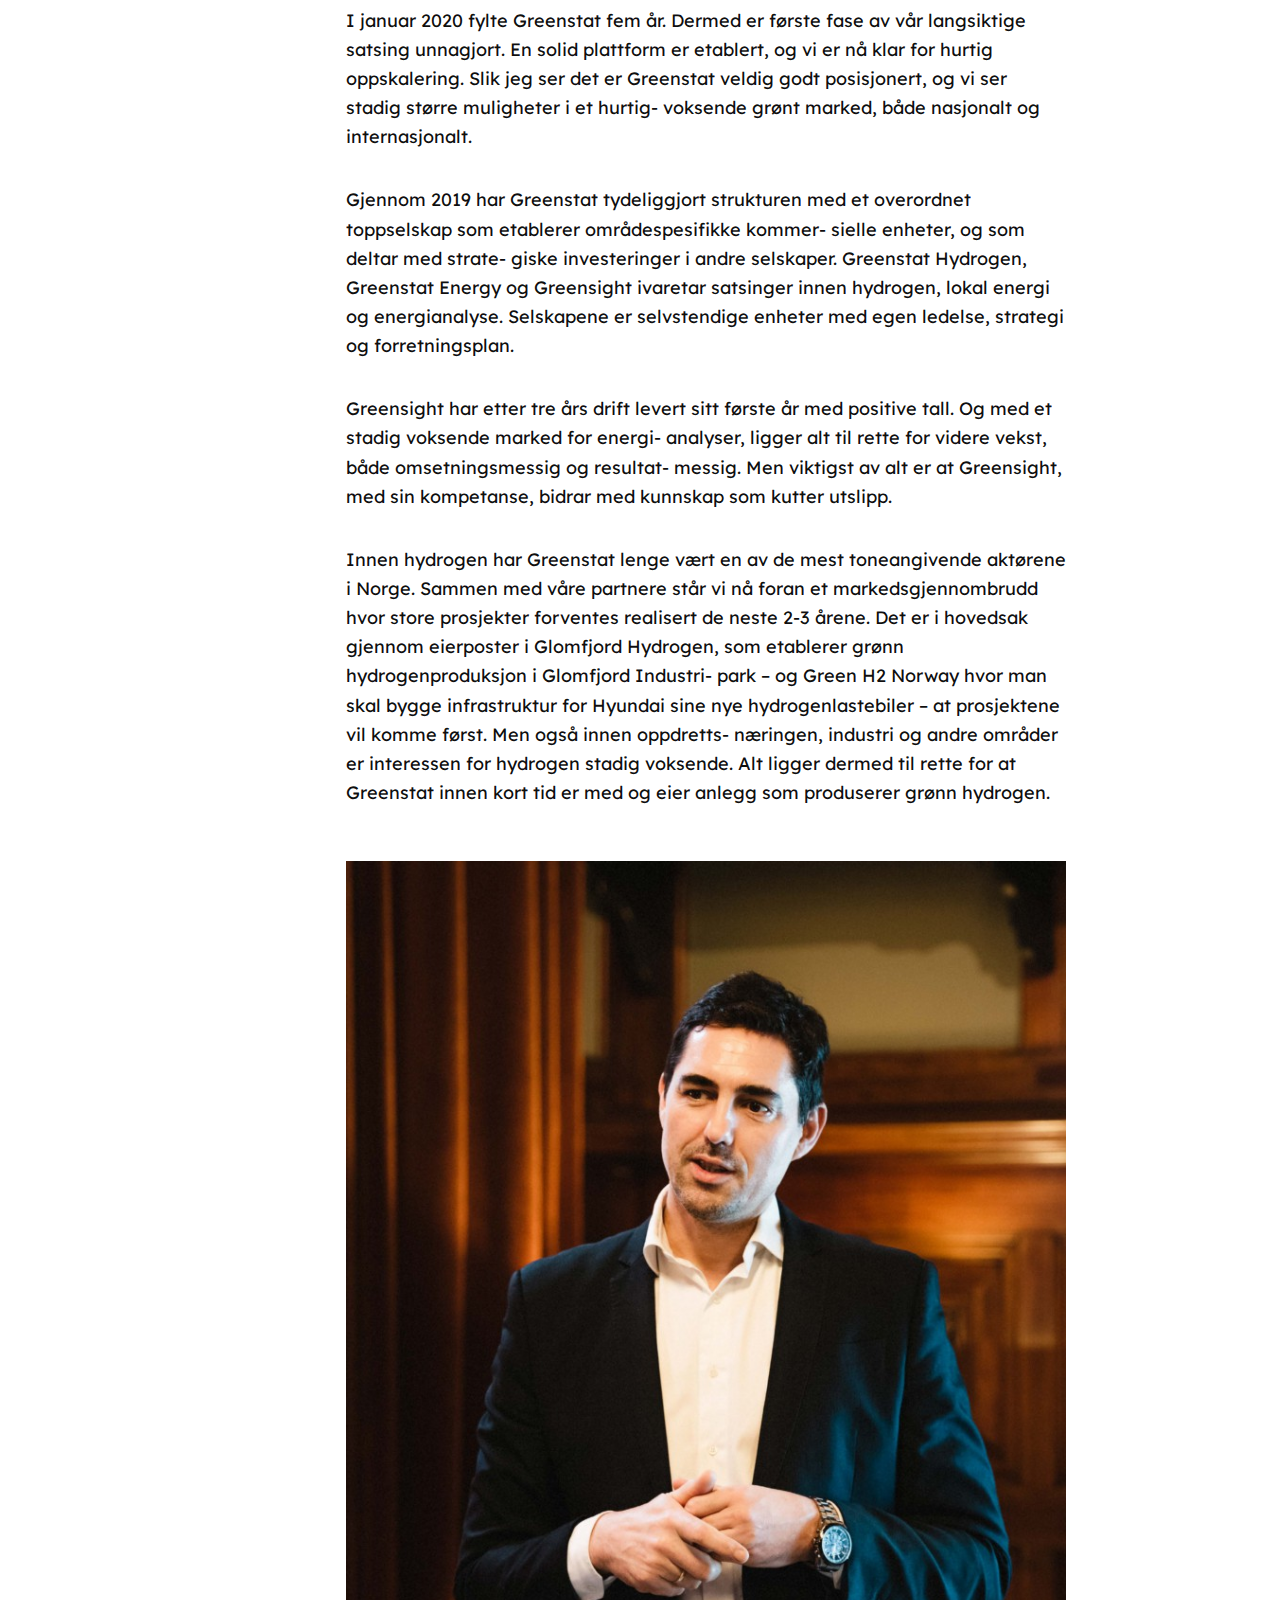
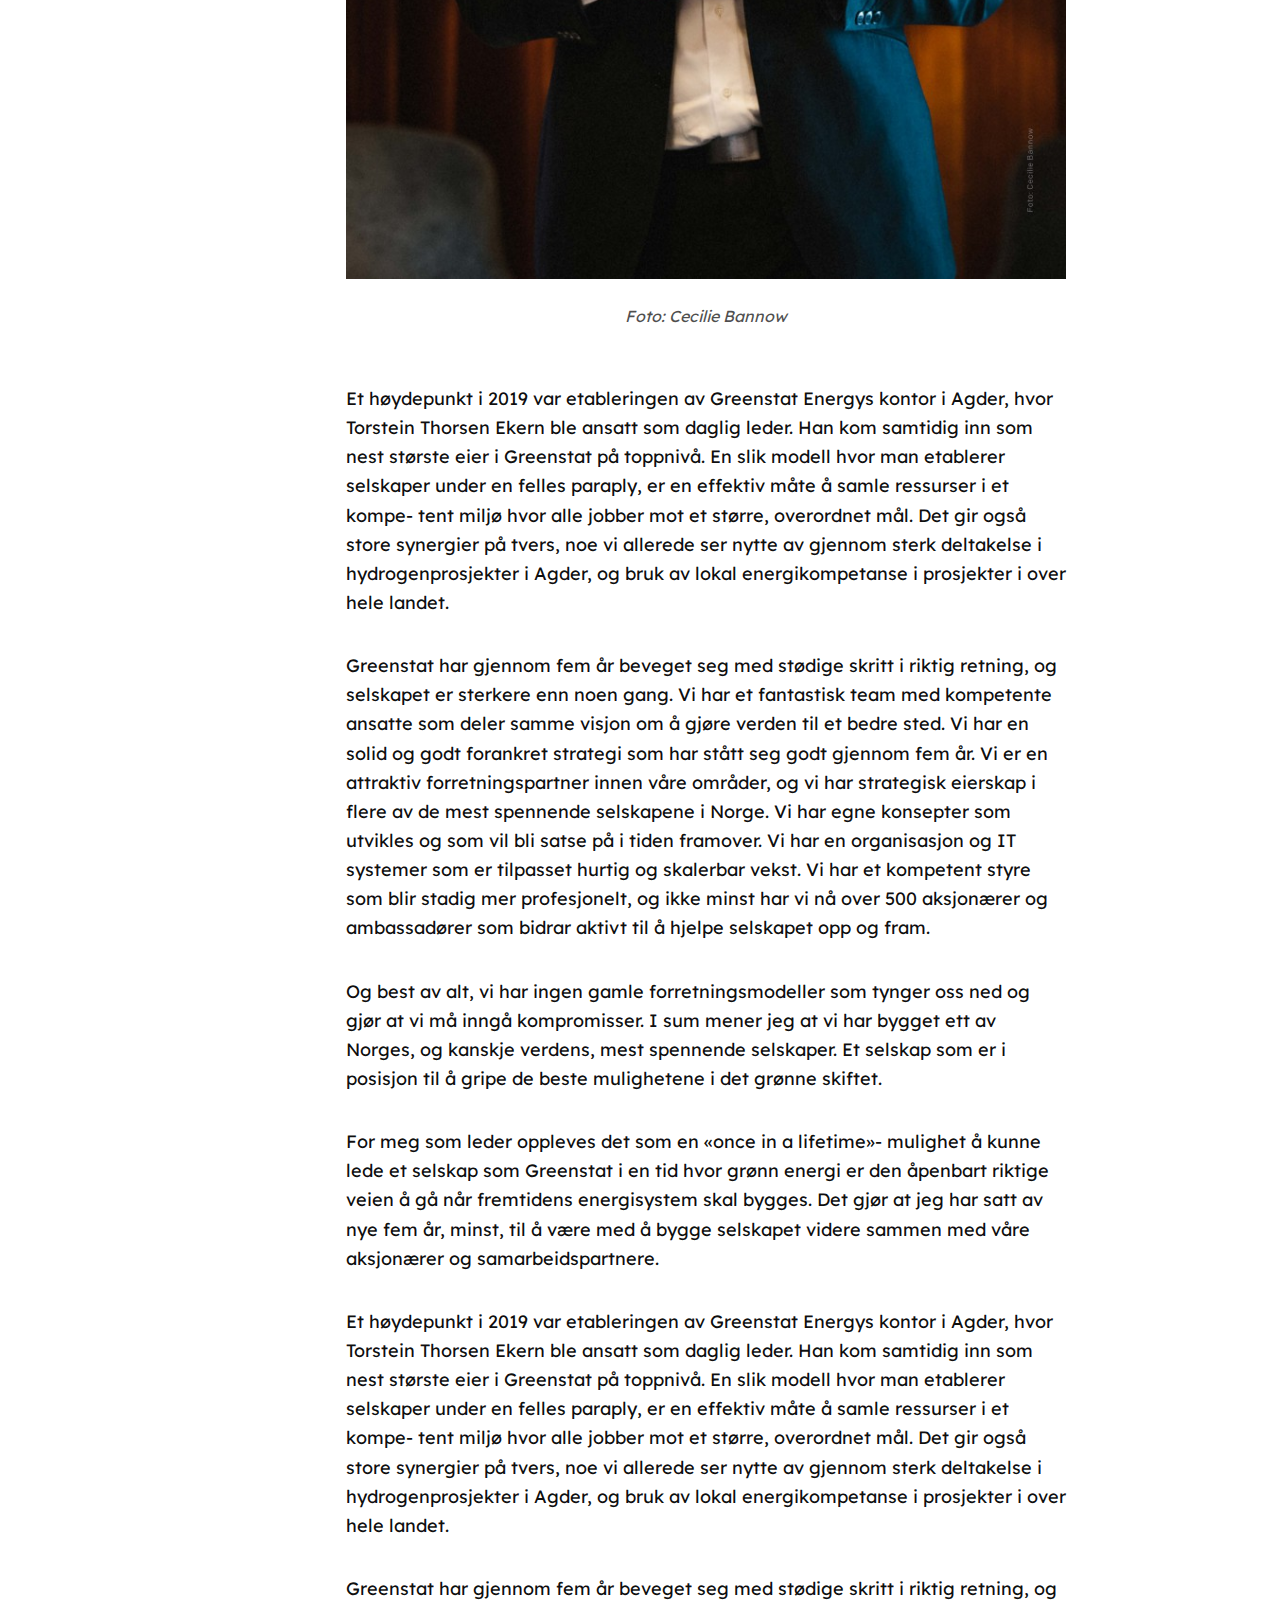
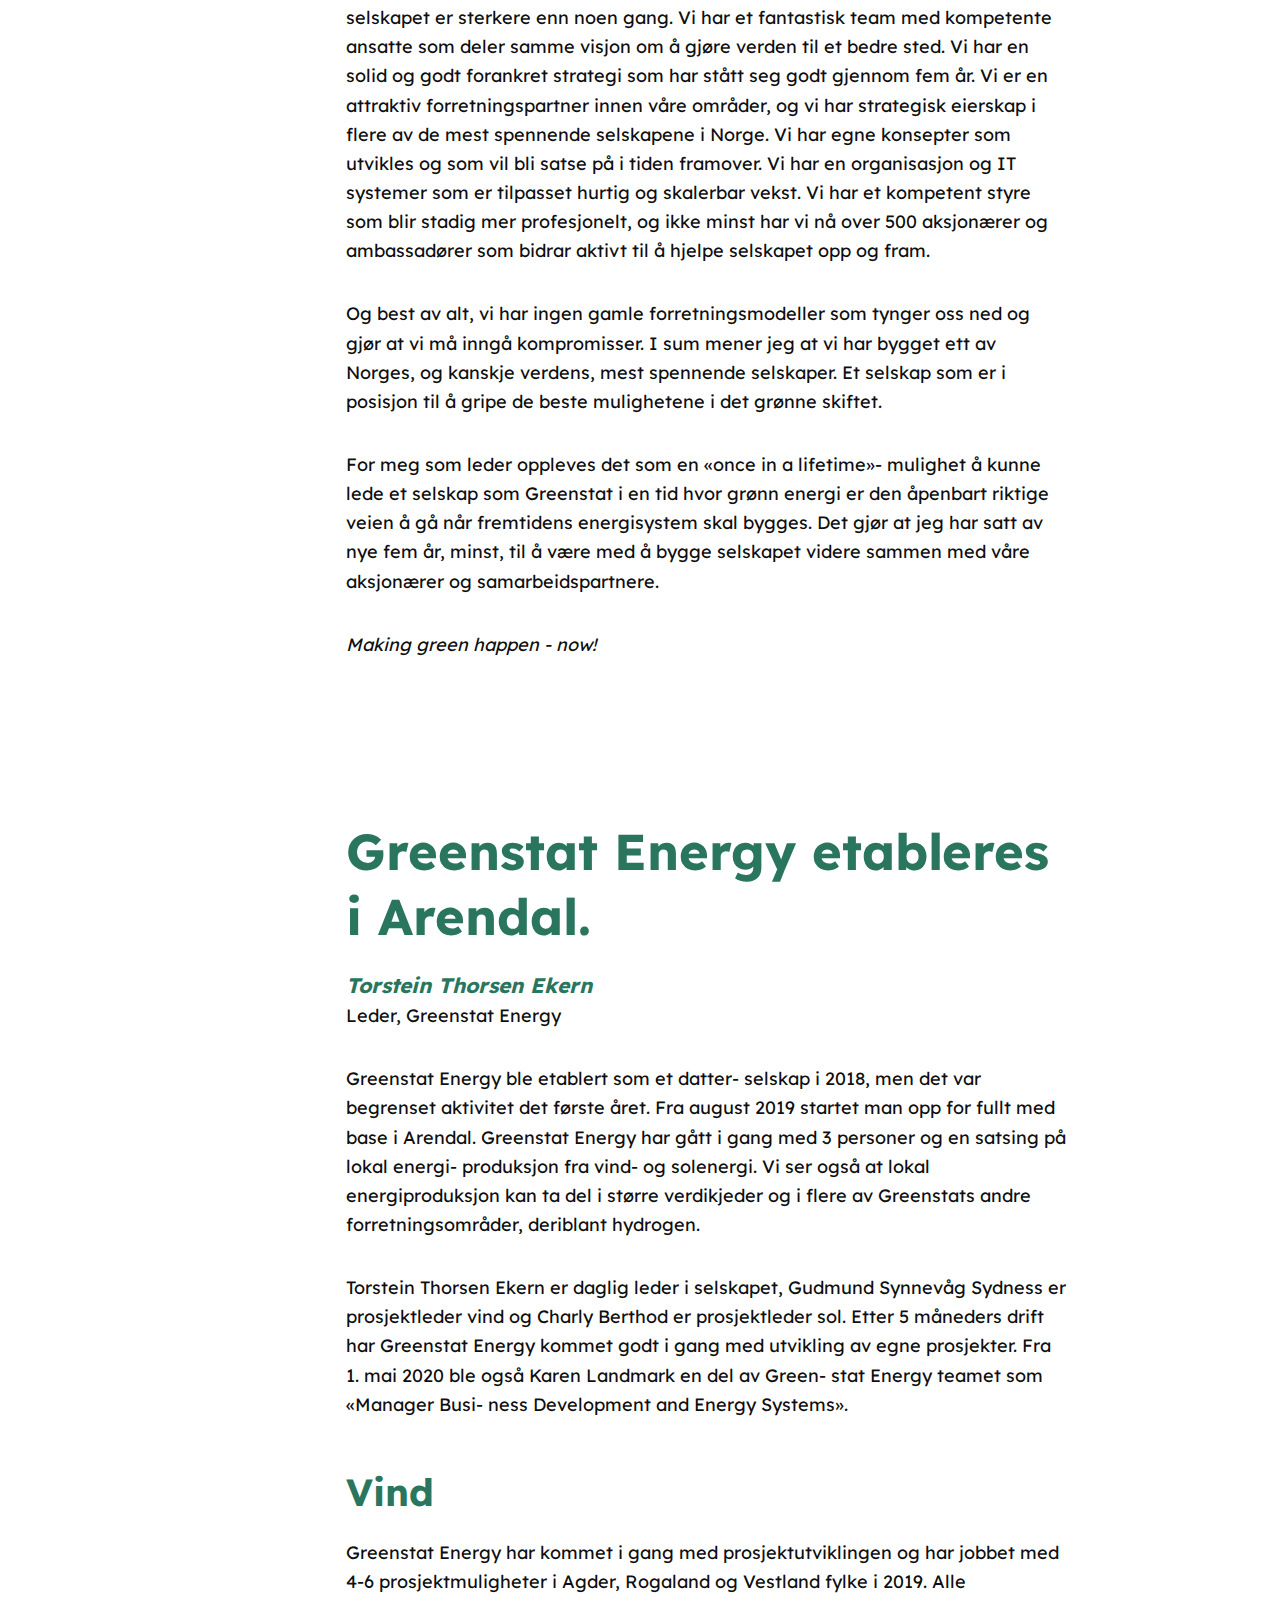
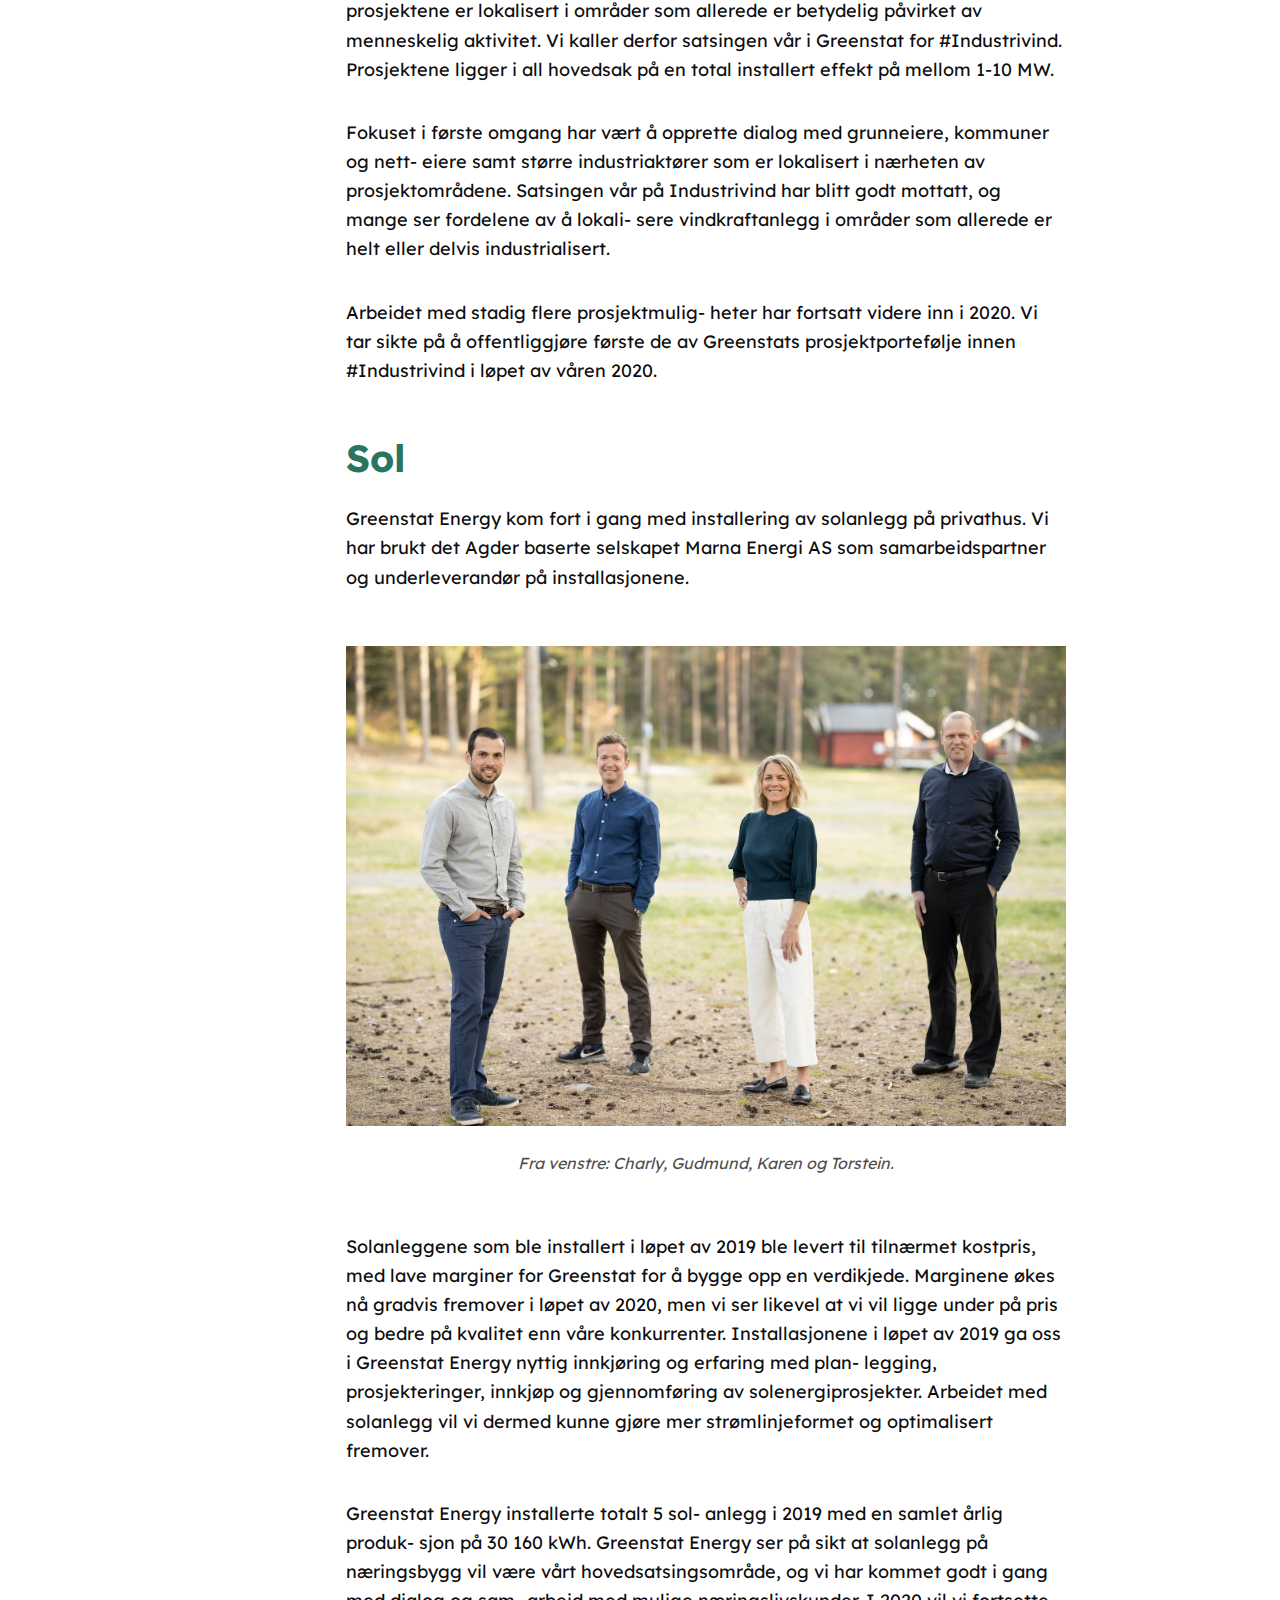
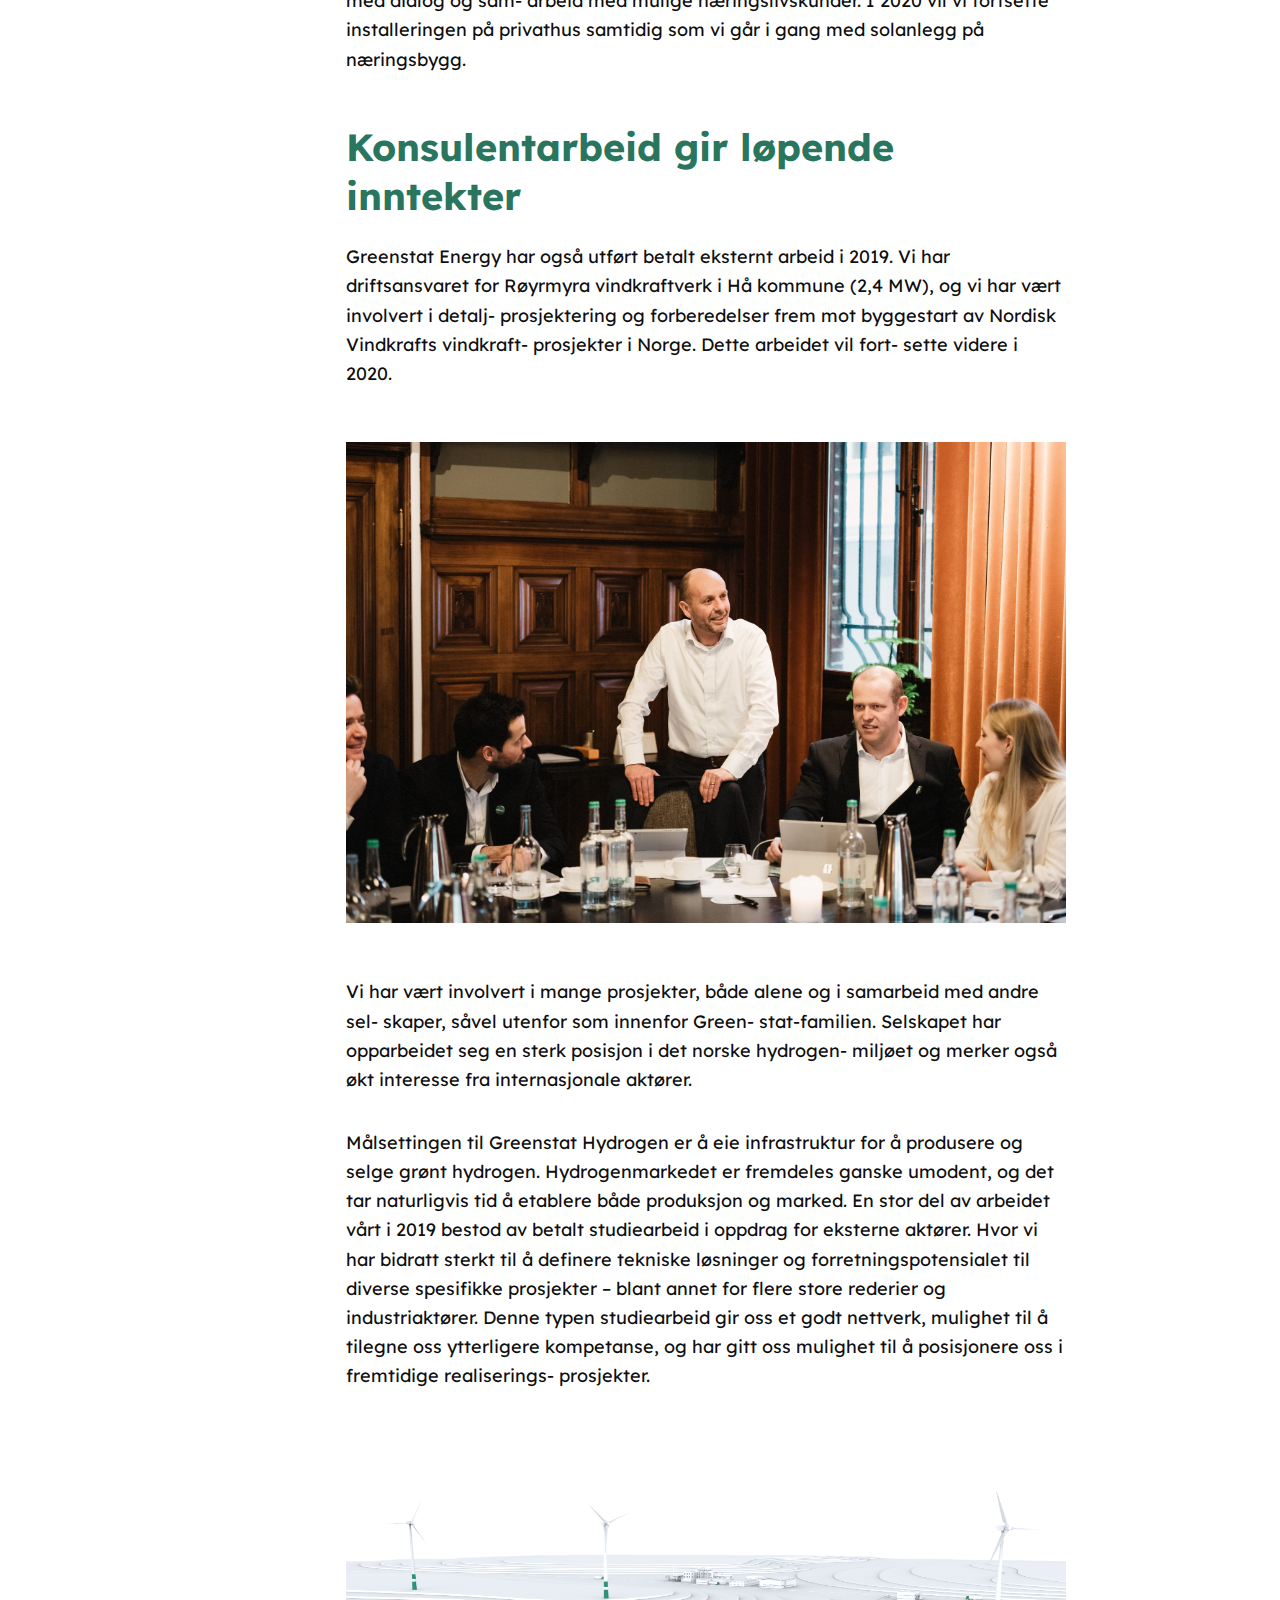
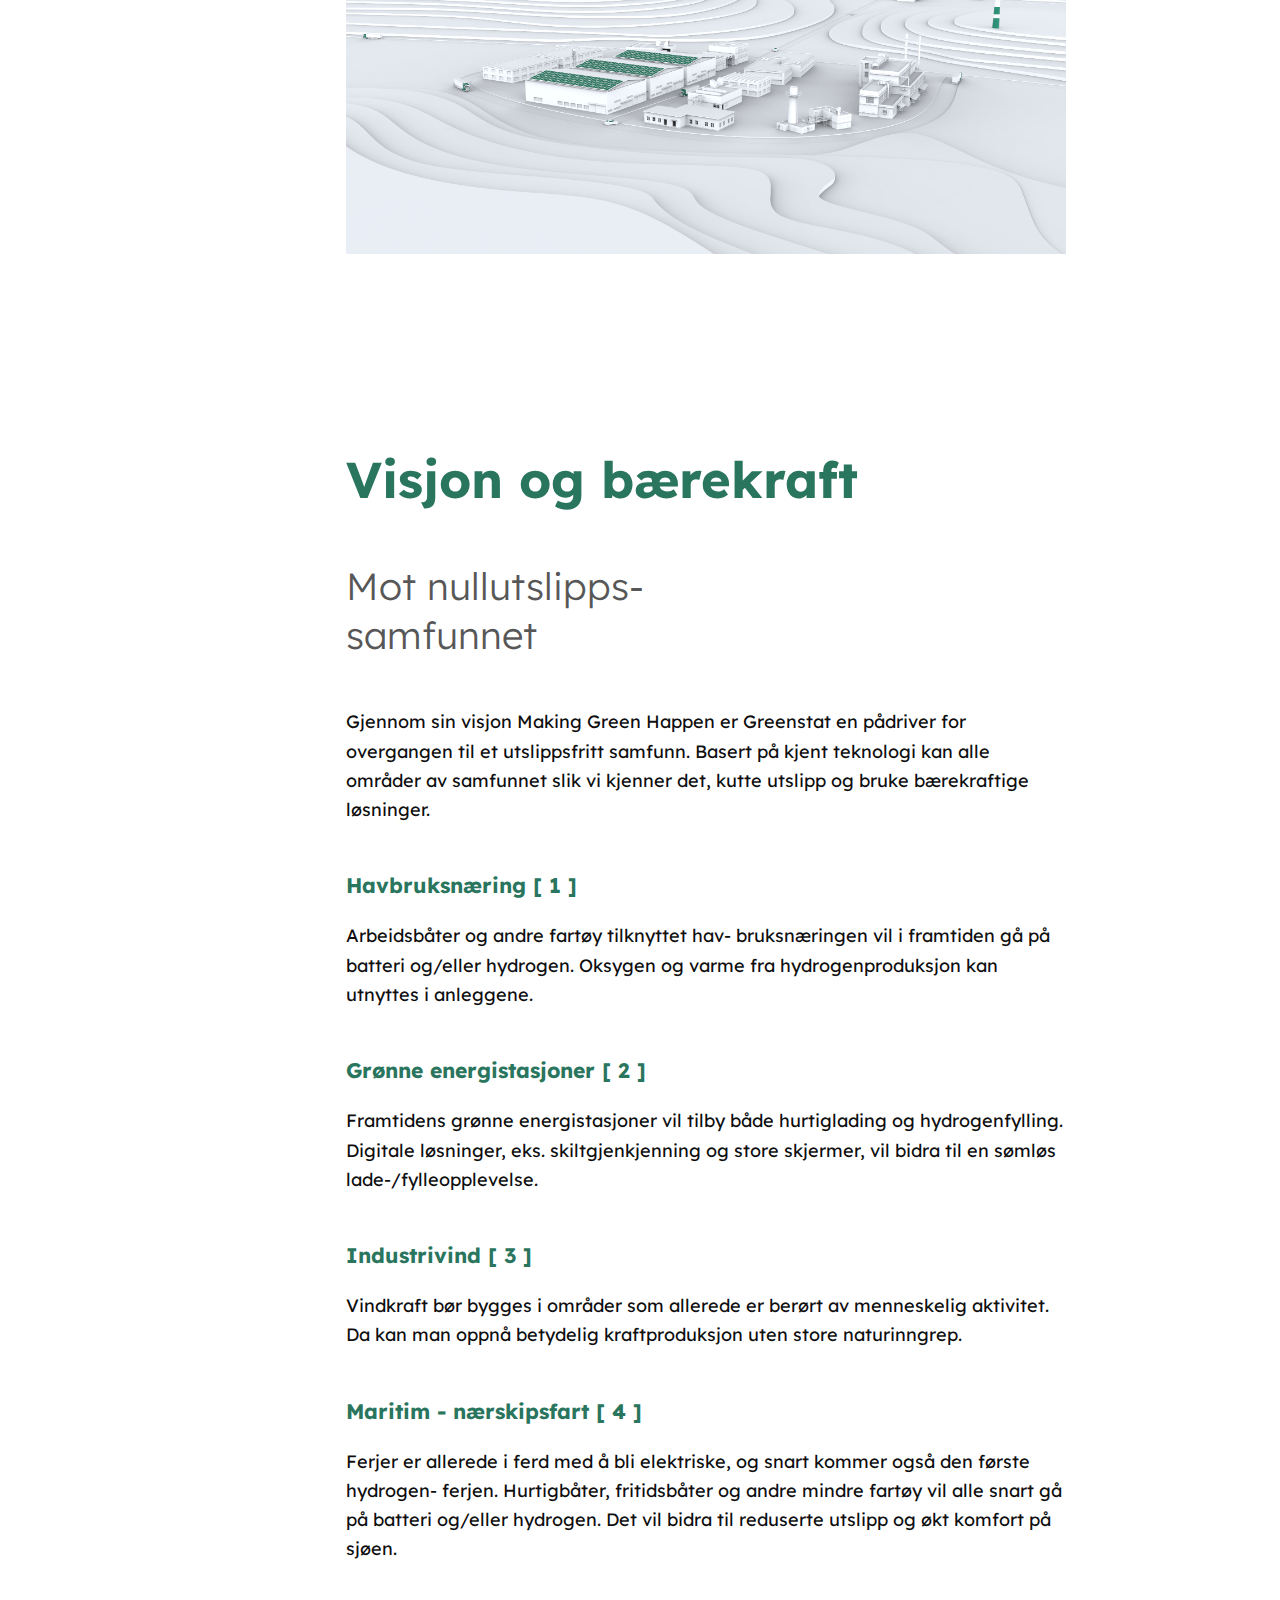
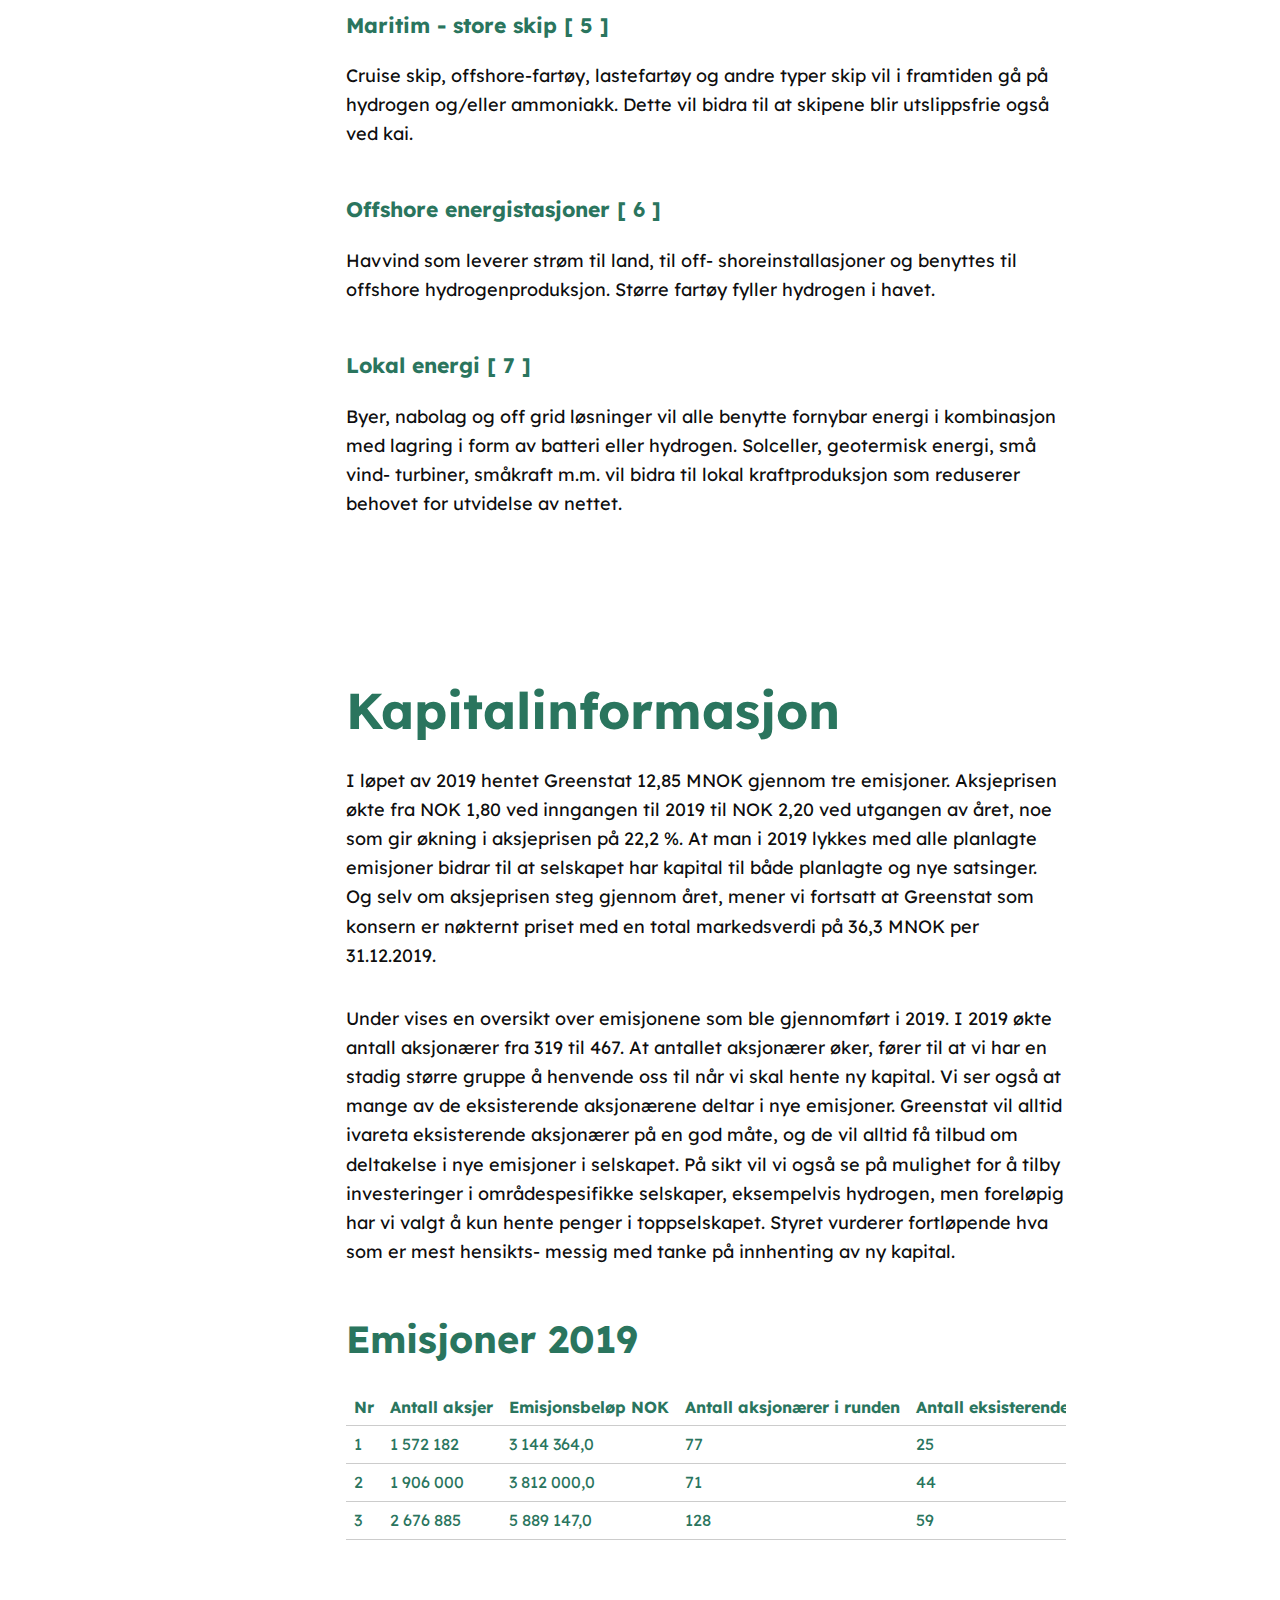
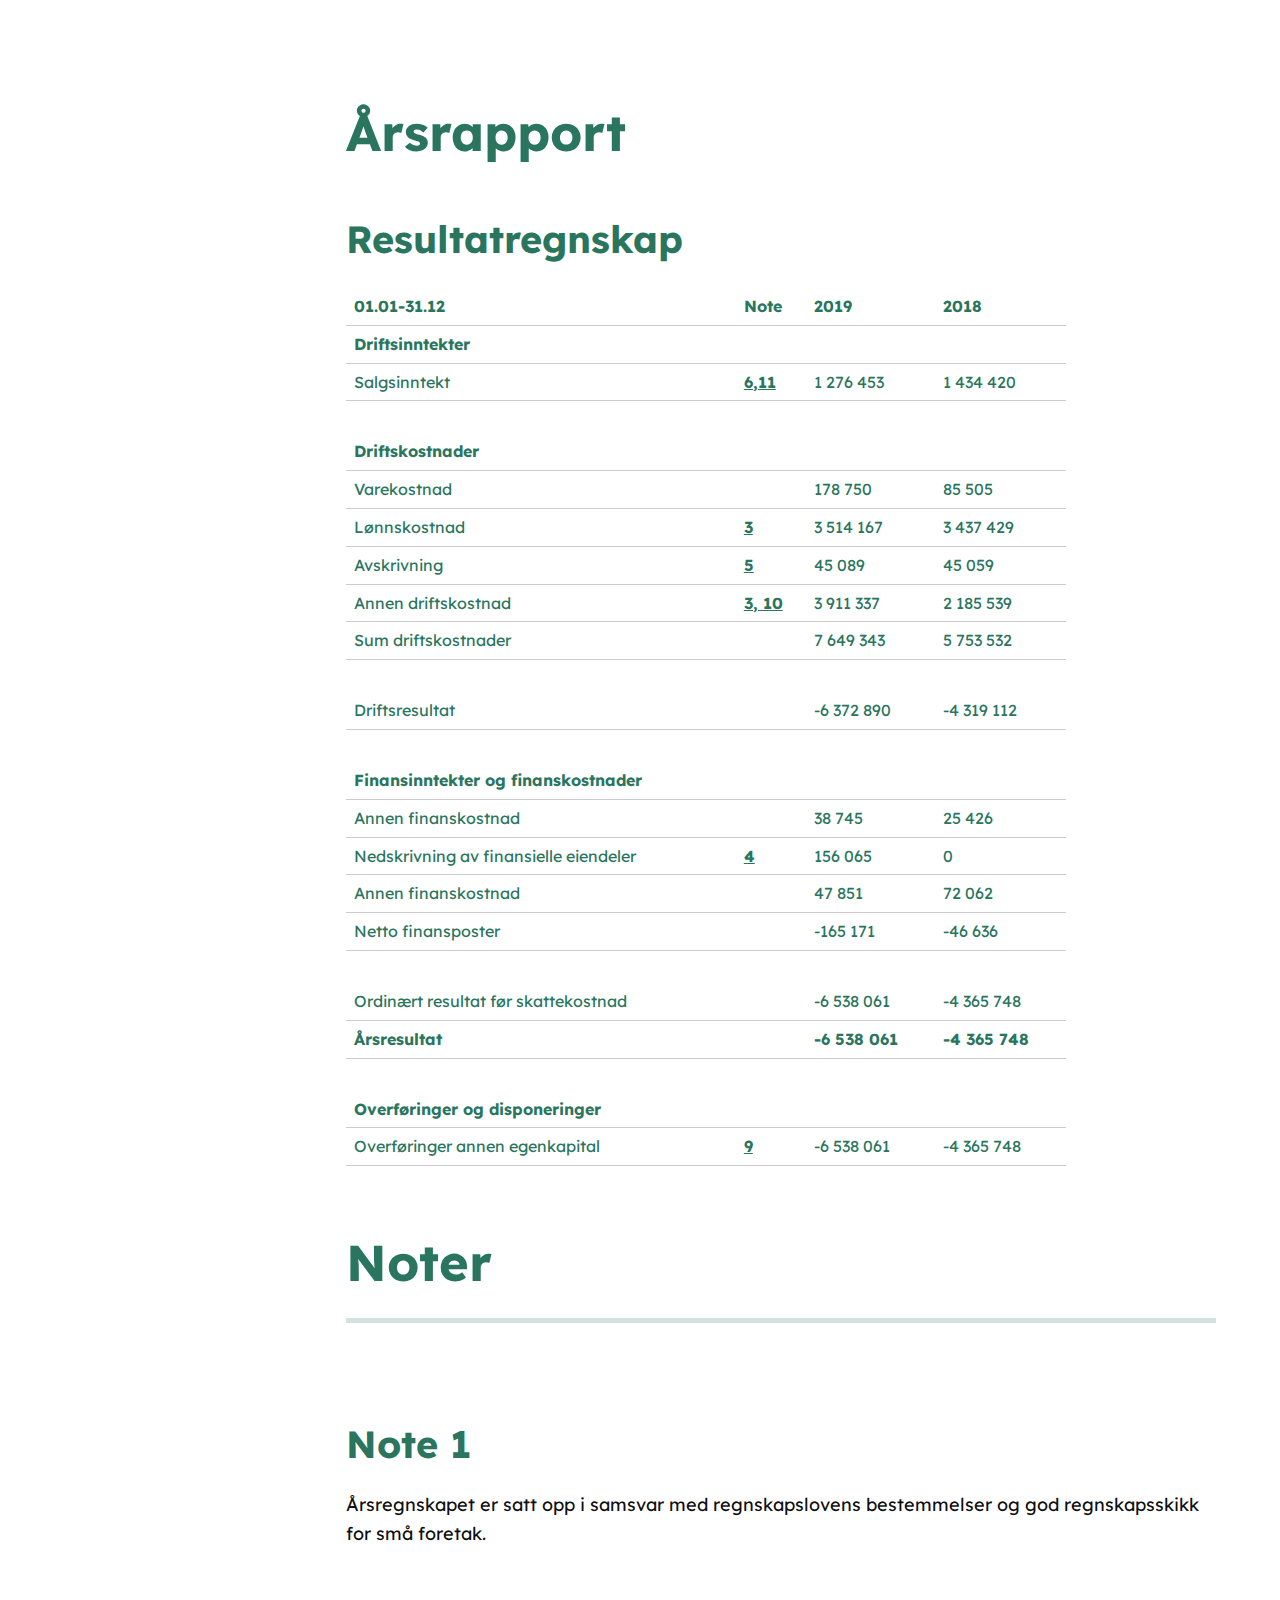
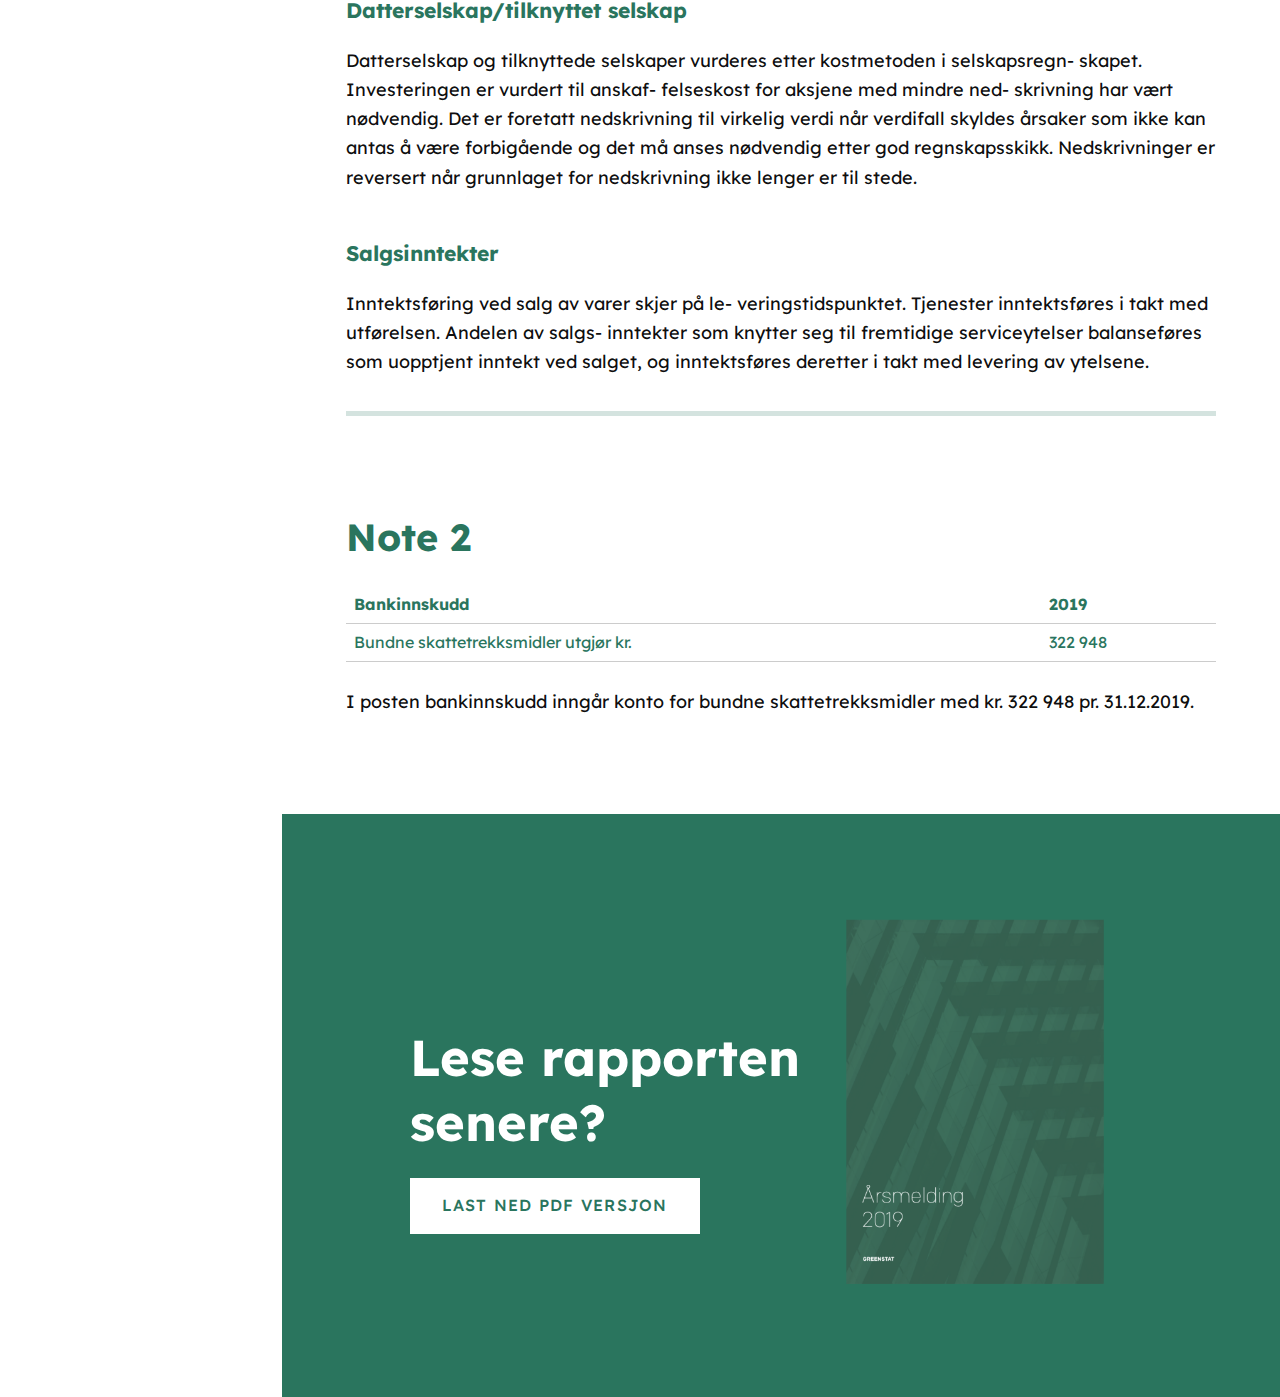
<file: multi-col/index.html>
<!DOCTYPE html>
<html lang="no" >
<head>
    <meta charset="UTF-8">
    <meta name="viewport" content="width=device-width, initial-scale=1.0">
    <title>Greenstat årsrapport</title>
    <link rel="stylesheet" href="style.css">
    <link rel="preconnect" href="https://fonts.gstatic.com">
    <link href="https://fonts.googleapis.com/css2?family=Lexend:wght@400;500;600&display=swap" rel="stylesheet">
    <script src="script.js"></script>
</head>


<body>

 

<div class="container">

    <div class="row">
        <button class="toggle-btn" onclick="document.getElementsByClassName('nav')[0].classList.toggle('collapsed')">
        Årsrapport  +
        </button>     

        <nav class="nav">

            <ul class="sidebar" onclick="document.getElementsByClassName('nav')[0].classList.toggle('collapsed')">
                <li><a href="#top">Intro</a></li>                
                <li><a href="#chapter-01">Daglig leder</a></li>
                <li>Styreleder</li>
                <li>Greensight</li>
                <li><a href="#chapter-04">Greenstat Energy</a></li>
                <li>Greenstat Hydrogen</li>
                <li>Kapitalinformasjon</li>
                <li>Strategiske satsningsendringer</li>
                <li><a href="#chapter-08">Visjon og bærekraft</a></li>
                <li>Våre ansatte</li>
                <li>Kontaktinformasjon</li>
                <li><a href="#chapter-11">Årsrapport</a></li>
                <li>Tilleggsposteringer</li>                               
            </ul>
        </nav>

        <main class="content">
            <div class="cover">
           
                <h1 id="#top">Årsmelding <br>2019</h1><br>
                <img src="../assets/white-logo.svg" width="120px" height="15px" alt="">
            </div>         
                
            <div class="chapters">
                <article>
                    <h2 id="chapter-01">«Once in a lifetime»</h2>
                    <blockquote>Etter fem år er Greenstat unikt posisjonert for grønn vekst.</blockquote>
                    <hr>

                    <cite>Vegard Frihammer</cite>
                    <p>Daglig leder</p>

                    <p>I januar 2020 fylte Greenstat fem år. Dermed er første fase av vår langsiktige satsing unnagjort. En solid plattform er etablert, og vi er nå klar for hurtig oppskalering. Slik jeg ser det er Greenstat veldig godt posisjonert, og vi ser stadig større muligheter i et hurtig- voksende grønt marked, både nasjonalt og internasjonalt.</p>
                    <p>Gjennom 2019 har Greenstat tydeliggjort strukturen med et overordnet toppselskap som etablerer områdespesifikke kommer- sielle enheter, og som deltar med strate- giske investeringer i andre selskaper. Greenstat Hydrogen, Greenstat Energy og Greensight ivaretar satsinger innen hydrogen, lokal energi og energianalyse. Selskapene er selvstendige enheter med egen ledelse, strategi og forretningsplan.</p>
                    <p>Greensight har etter tre års drift levert sitt første år med positive tall. Og med et stadig voksende marked for energi- analyser, ligger alt til rette for videre vekst, både omsetningsmessig og resultat- messig. Men viktigst av alt er at Greensight, med sin kompetanse, bidrar med kunnskap som kutter utslipp.</p>
                    <p>Innen hydrogen har Greenstat lenge vært en av de mest toneangivende aktørene i Norge. Sammen med våre partnere står vi nå foran et markedsgjennombrudd hvor store prosjekter forventes realisert de neste 2-3 årene. Det er i hovedsak gjennom eierposter i Glomfjord Hydrogen, som etablerer grønn hydrogenproduksjon i Glomfjord Industri- park – og Green H2 Norway hvor man skal bygge infrastruktur for Hyundai sine nye hydrogenlastebiler – at prosjektene vil komme først. Men også innen oppdretts- næringen, industri og andre områder er interessen for hydrogen stadig voksende. Alt ligger dermed til rette for at Greenstat innen kort tid er med og eier anlegg som produserer grønn hydrogen.</p>

                    <figure class="figure">
                        <img src="../assets/vegard.jpg" alt="">
                        <figcaption>Foto: Cecilie Bannow</figcaption>
                    </figure>

                    <p>Et høydepunkt i 2019 var etableringen av Greenstat Energys kontor i Agder, hvor Torstein Thorsen Ekern ble ansatt som daglig leder. Han kom samtidig inn som nest største eier i Greenstat på toppnivå. En slik modell hvor man etablerer selskaper under en felles paraply, er en effektiv måte å samle ressurser i et kompe- tent miljø hvor alle jobber mot et større, overordnet mål. Det gir også store synergier på tvers, noe vi allerede ser nytte av gjennom sterk deltakelse i hydrogenprosjekter i Agder, og bruk av lokal energikompetanse i prosjekter i over hele landet.</p>
                    <p>Greenstat har gjennom fem år beveget seg med stødige skritt i riktig retning, og selskapet er sterkere enn noen gang. Vi har et fantastisk team med kompetente ansatte som deler samme visjon om å gjøre verden til et bedre sted. Vi har en solid og godt forankret strategi som har stått seg godt gjennom fem år. Vi er en attraktiv forretningspartner innen våre områder, og vi har strategisk eierskap i flere av de mest spennende selskapene i Norge. Vi har egne konsepter som utvikles og som vil bli satse på i tiden framover. Vi har en organisasjon og IT systemer som er tilpasset hurtig og skalerbar vekst. Vi har et kompetent styre som blir stadig mer profesjonelt, og ikke minst har vi nå over 500 aksjonærer og ambassadører som bidrar aktivt til å hjelpe selskapet opp og fram.</p>
                    <p>Og best av alt, vi har ingen gamle forretningsmodeller som tynger oss ned og gjør at vi må inngå kompromisser. I sum mener jeg at vi har bygget ett av Norges, og kanskje verdens, mest spennende selskaper. Et selskap som er i posisjon til å gripe de beste mulighetene i det grønne skiftet.</p>
                    <p>For meg som leder oppleves det som en «once in a lifetime»- mulighet å kunne lede et selskap som Greenstat i en tid hvor grønn energi er den åpenbart riktige veien å gå når fremtidens energisystem skal bygges. Det gjør at jeg har satt av nye fem år, minst, til å være med å bygge selskapet videre sammen med våre aksjonærer og samarbeidspartnere.</p>
                    <p>Et høydepunkt i 2019 var etableringen av Greenstat Energys kontor i Agder, hvor Torstein Thorsen Ekern ble ansatt som daglig leder. Han kom samtidig inn som nest største eier i Greenstat
                    på toppnivå. En slik modell hvor man etablerer selskaper under en felles paraply, er en effektiv måte å samle ressurser i et kompe- tent miljø hvor alle jobber mot et større, overordnet mål. Det gir også store synergier på tvers, noe vi allerede ser nytte av gjennom sterk deltakelse i hydrogenprosjekter i Agder, og bruk av lokal energikompetanse i prosjekter i over hele landet.</p>
                    <p>Greenstat har gjennom fem år beveget seg med stødige skritt i riktig retning, og selskapet er sterkere enn noen gang. Vi har et fantastisk team med kompetente ansatte som deler samme visjon om å gjøre verden til et bedre sted. Vi har en solid og godt forankret strategi som har stått seg godt gjennom fem år. Vi er en attraktiv forretningspartner innen våre områder, og vi har strategisk eierskap i flere av de mest spennende selskapene i Norge. Vi har egne konsepter som utvikles og som vil bli satse på i tiden framover. Vi har en organisasjon og IT systemer som er tilpasset hurtig og skalerbar vekst. Vi har et kompetent styre som blir stadig mer profesjonelt, og ikke minst har vi nå over 500 aksjonærer og ambassadører som bidrar aktivt til å hjelpe selskapet opp og fram.</p>
                    <p>Og best av alt, vi har ingen gamle forretningsmodeller som tynger oss ned og gjør at vi må inngå kompromisser. I sum mener jeg at vi har bygget ett av Norges, og kanskje verdens, mest spennende selskaper. Et selskap som er i posisjon til å gripe de beste mulighetene i det grønne skiftet.</p>
                    <p>For meg som leder oppleves det som en «once in a lifetime»- mulighet å kunne lede et selskap som Greenstat i en tid hvor grønn energi er den åpenbart riktige veien å gå når fremtidens energisystem skal bygges. Det gjør at jeg har satt av nye fem år, minst, til å være med å bygge selskapet videre sammen med våre aksjonærer og samarbeidspartnere.</p>

                    <p><em>Making green happen - now!</em></p>

                    <!--<img src="../assets/fokusomraader_industrivind.png" alt="">-->
                </article>

                <article>
                    <h2 id="chapter-04">Greenstat Energy etableres i Arendal.</h2>
                    <cite>Torstein Thorsen Ekern</cite>
                    <p>Leder, Greenstat Energy</p>
                    <p>Greenstat Energy ble etablert som et datter- selskap i 2018, men det var begrenset
                aktivitet det første året. Fra august 2019 startet man opp for fullt med base i Arendal. Greenstat Energy har gått i gang med
                3 personer og en satsing på lokal energi- produksjon fra vind- og solenergi. Vi ser også at lokal energiproduksjon kan ta del
                i større verdikjeder og i flere av Greenstats andre forretningsområder, deriblant hydrogen.</p>
                    <p>Torstein Thorsen Ekern er daglig leder i selskapet, Gudmund Synnevåg Sydness
                er prosjektleder vind og Charly Berthod er prosjektleder sol. Etter 5 måneders drift har Greenstat Energy kommet godt i gang med utvikling av egne prosjekter. Fra 1. mai 2020 ble også Karen Landmark en del av Green- stat Energy teamet som «Manager Busi- ness Development and Energy Systems».</p>
                    <h3>Vind</h3>
                    <p>Greenstat Energy har kommet i gang med prosjektutviklingen og har jobbet med 4-6 prosjektmuligheter i Agder, Rogaland og Vestland fylke i 2019. Alle prosjektene er lokalisert i områder som allerede er betydelig påvirket av menneskelig aktivitet. Vi kaller derfor satsingen vår i Greenstat
                for #Industrivind. Prosjektene ligger i all hovedsak på en total installert effekt
                på mellom 1-10 MW.</p>
                    <p>Fokuset i første omgang har vært å opprette dialog med grunneiere, kommuner og nett- eiere samt større industriaktører som er lokalisert i nærheten av prosjektområdene. Satsingen vår på Industrivind har blitt godt mottatt, og mange ser fordelene av å lokali- sere vindkraftanlegg i områder som allerede er helt eller delvis industrialisert.</p>
                    <p>Arbeidet med stadig flere prosjektmulig- heter har fortsatt videre inn i 2020. Vi
                tar sikte på å offentliggjøre første de
                av Greenstats prosjektportefølje innen #Industrivind i løpet av våren 2020.</p>
                    <h3>Sol</h3>
                    <p>Greenstat Energy kom fort i gang med installering av solanlegg på privathus.
                Vi har brukt det Agder baserte selskapet Marna Energi AS som samarbeidspartner og underleverandør på installasjonene. </p>
                    <figure class="figure">
                        <img src="../assets/95870273_2862384837202677_4930885496785076224_o.jpg" alt="">
                        <figcaption>Fra venstre: Charly, Gudmund, Karen og Torstein.</figcaption>
                    </figure>

                    <p>
                Solanleggene som ble installert i løpet av 2019 ble levert til tilnærmet kostpris, med lave marginer for Greenstat for å bygge opp en verdikjede. Marginene økes nå gradvis fremover i løpet av 2020, men vi ser likevel at vi vil ligge under på pris og bedre på kvalitet enn våre konkurrenter. Installasjonene i løpet av 2019 ga oss i Greenstat Energy nyttig innkjøring og erfaring med plan- legging, prosjekteringer, innkjøp og gjennomføring av solenergiprosjekter. Arbeidet med solanlegg vil vi dermed kunne gjøre mer strømlinjeformet og optimalisert fremover.</p>
                    <p>Greenstat Energy installerte totalt 5 sol- anlegg i 2019 med en samlet årlig produk- sjon på 30 160 kWh. Greenstat Energy ser på sikt at solanlegg på næringsbygg vil være vårt hovedsatsingsområde, og vi har kommet godt i gang med dialog og sam- arbeid med mulige næringslivskunder.
                I 2020 vil vi fortsette installeringen på privathus samtidig som vi går i gang med solanlegg på næringsbygg.</p>
                    <h3>Konsulentarbeid gir løpende inntekter</h3>
                    <p>Greenstat Energy har også utført betalt eksternt arbeid i 2019. Vi har driftsansvaret for Røyrmyra vindkraftverk i Hå kommune (2,4 MW), og vi har vært involvert i detalj- prosjektering og forberedelser frem mot byggestart av Nordisk Vindkrafts vindkraft- prosjekter i Norge. Dette arbeidet vil fort- sette videre i 2020.</p>
                    <figure class="figure">
                        <img src="../assets/Greenstat_5-aar_print_sRGB_300ppi---Cecilie-Bannow---copyright-reserved--12.jpg" alt="">
                    </figure>    
                    <p>Vi har vært involvert i mange prosjekter, både alene og i samarbeid med andre sel- skaper, såvel utenfor som innenfor Green- stat-familien. Selskapet har opparbeidet seg en sterk posisjon i det norske hydrogen- miljøet og merker også økt interesse
                fra internasjonale aktører.</p>
                    <p>Målsettingen til Greenstat Hydrogen er å eie infrastruktur for å produsere og selge grønt hydrogen. Hydrogenmarkedet er fremdeles ganske umodent, og det tar naturligvis tid
                å etablere både produksjon og marked. En stor del av arbeidet vårt i 2019 bestod av betalt studiearbeid i oppdrag for eksterne aktører. Hvor vi har bidratt sterkt til å definere tekniske løsninger og forretningspotensialet til diverse spesifikke prosjekter – blant annet for flere store rederier og industriaktører. Denne typen studiearbeid gir oss et godt nettverk, mulighet til å tilegne oss ytterligere kompetanse, og har gitt oss mulighet
                til å posisjonere oss i fremtidige realiserings- prosjekter.</p>
                    <img src="../assets/Industri_Vindmøller-solceller_uten_sjø_030420, ferdig.png" alt="">
                </article>


                <article>


                    <h2 id="chapter-08">Visjon og bærekraft </h2>
                    <blockquote>Mot nullutslipps-samfunnet</blockquote>
                    <p>Gjennom sin visjon Making Green Happen er Greenstat en pådriver for overgangen til
                et utslippsfritt samfunn. Basert på kjent teknologi kan alle områder av samfunnet slik vi kjenner det, kutte utslipp og bruke bærekraftige løsninger.</p>
                    <h6>Havbruksnæring [ 1 ]</h6>
                    <p>Arbeidsbåter og andre fartøy tilknyttet hav- bruksnæringen vil i framtiden gå på batteri og/eller hydrogen. Oksygen og varme fra hydrogenproduksjon kan utnyttes i anleggene.</p>
                    <h6>Grønne energistasjoner [ 2 ]</h6>
                    <p>Framtidens grønne energistasjoner vil tilby både hurtiglading og hydrogenfylling. Digitale løsninger, eks. skiltgjenkjenning og store skjermer, vil bidra til en sømløs lade-/fylleopplevelse.</p>
                    <h6>Industrivind [ 3 ]</h6>
                    <p>Vindkraft bør bygges i områder som allerede er berørt av menneskelig aktivitet. Da kan man oppnå betydelig kraftproduksjon uten store naturinngrep.</p>
                    <h6>Maritim - nærskipsfart [ 4 ]</h6>
                    <p>Ferjer er allerede i ferd med å bli elektriske, og snart kommer også den første hydrogen- ferjen. Hurtigbåter, fritidsbåter og andre mindre fartøy vil alle snart gå på batteri og/eller hydrogen. Det vil bidra til reduserte utslipp og økt komfort på sjøen.</p>
                    <h6>Maritim - store skip [ 5 ]</h6>
                    <p>Cruise skip, offshore-fartøy, lastefartøy og andre typer skip vil i framtiden gå på hydrogen og/eller ammoniakk. Dette vil bidra til at skipene blir utslippsfrie også ved kai.</p>
                    <h6>Offshore energistasjoner [ 6 ]</h6>
                    <p>Havvind som leverer strøm til land, til off- shoreinstallasjoner og benyttes til offshore hydrogenproduksjon. Større fartøy fyller hydrogen i havet.</p>
                    <h6>Lokal energi [ 7 ]</h6>
                    <p>Byer, nabolag og off grid løsninger vil
                alle benytte fornybar energi i kombinasjon med lagring i form av batteri eller hydrogen. Solceller, geotermisk energi, små vind- turbiner, småkraft m.m. vil bidra til lokal kraftproduksjon som reduserer behovet for utvidelse av nettet.</p>

                </article>

                <article>
                    <h2>Kapitalinformasjon</h2>
                    <p>I løpet av 2019 hentet Greenstat 12,85 MNOK gjennom tre emisjoner. Aksjeprisen økte fra
                NOK 1,80 ved inngangen til 2019 til NOK 2,20 ved utgangen av året, noe som gir økning i aksjeprisen på 22,2 %. At man i 2019 lykkes med alle planlagte emisjoner bidrar til at selskapet har kapital til både planlagte og nye satsinger. Og selv om aksjeprisen steg gjennom året, mener vi fortsatt at Greenstat som konsern er nøkternt priset med en total markedsverdi på 36,3 MNOK per 31.12.2019.</p>
                    <p>Under vises en oversikt over emisjonene som ble gjennomført i 2019. I 2019 økte antall aksjonærer fra 319 til 467. At antallet aksjonærer øker, fører til at vi har en stadig større gruppe å henvende oss til når vi skal hente ny kapital. Vi ser også at mange av de eksisterende aksjonærene deltar i nye emisjoner. Greenstat vil alltid ivareta eksisterende aksjonærer på en god måte, og de vil alltid få tilbud om deltakelse i nye emisjoner i selskapet. På sikt vil vi også se på mulighet for å tilby investeringer i områdespesifikke selskaper, eksempelvis hydrogen, men foreløpig har vi valgt å kun hente penger i toppselskapet. Styret vurderer fortløpende hva som er mest hensikts- messig med tanke på innhenting av ny kapital.</p>

                    <h3>Emisjoner 2019</h3>
                        <table class="table">
                        <thead>
                            <tr>
                                <th>Nr</th>
                                <th>Antall aksjer</th>
                                <th>Emisjonsbeløp NOK</th>
                                <th>Antall aksjonærer i runden</th>
                                <th>Antall eksisterende</th>
                                <th>Antall nye</th>
                                <th>Gjennomsnittlig investering NOK</th>
                            </tr>
                        </thead>
                        <tr>
                            <td>1</td>
                            <td>1 572 182</td>
                            <td>3 144 364,0</td>
                            <td>77</td>
                            <td>25</td>
                            <td>52</td>
                            <td>40 835,90</td>
                        </tr>
                        <tr>
                            <td>2</td>
                            <td>1 906 000</td>
                            <td>3 812 000,0</td>
                            <td>71</td>
                            <td>44</td>
                            <td>27</td>
                            <td>53 690,14</td>
                        </tr>
                        <tr>
                            <td>3</td>
                            <td>2 676 885</td>
                            <td>5 889 147,0</td>
                            <td>128</td>
                            <td>59</td>
                            <td>69</td>
                            <td>46 008,96</td>
                        </tr>
                        </table>
                </article>


                <article>
                    <h2 id="chapter-11">Årsrapport</h2>
                    <h3>Resultatregnskap</h3>

                    <table>
                        <thead>
                            <tr>
                                <th>01.01-31.12</th>
                                <th>Note</th>
                                <th>2019</th>
                                <th>2018</th>
                            </tr>
                        </thead>
                        <tr>
                            <td><strong>Driftsinntekter</strong></td>
                            <td></td>
                            <td></td>
                            <td></td>
                        </tr>
                        <tr>
                            <td>Salgsinntekt</td>
                            <td><a href="#footnote-000">6,11</a></td>
                            <td>1 276 453</td>
                            <td>1 434 420</td>
                        </tr>
                        <tr class="table-divider">
                            <td></td>
                            <td></td>
                            <td></td>
                            <td></td>
                        </tr>        
                        <tr>
                            <td><strong>Driftskostnader</strong></td>
                            <td></td>
                            <td></td>
                            <td></td>
                        </tr>
                        <tr>
                            <td>Varekostnad</td>
                            <td></td>
                            <td>178 750</td>
                            <td>85 505</td>
                        </tr>
                        <tr>
                            <td>Lønnskostnad</td>
                            <td><a href="#footnote-000">3</a></td>
                            <td>3 514 167</td>
                            <td>3 437 429</td>
                        </tr>    
                        <tr>
                            <td>Avskrivning</td>
                            <td><a href="#footnote-000">5</a></td>
                            <td>45 089</td>
                            <td>45 059</td>
                        </tr> 
                        <tr>
                            <td>Annen driftskostnad</td>
                            <td><a href="#footnote-001">3, 10</a></td>
                            <td>3 911 337</td>
                            <td>2 185 539</td>
                        </tr> 
                        <tr>
                            <td>Sum driftskostnader</td>
                            <td></td>
                            <td>7 649 343</td>
                            <td>5 753 532</td>
                        </tr>  
                        <tr class="table-divider">
                            <td></td>
                            <td></td>
                            <td></td>
                            <td></td>
                        </tr>           
                        <tr>
                            <td>Driftsresultat</td>
                            <td></td>
                            <td>-6 372 890</td>
                            <td>-4 319 112</td>
                        </tr>   
                        <tr class="table-divider">
                            <td></td>
                            <td></td>
                            <td></td>
                            <td></td>
                        </tr>                                  
                        <tr>
                            <td><strong>Finansinntekter og finanskostnader</strong></td>
                            <td></td>
                            <td></td>
                            <td></td>
                        </tr>
                    
                        <tr>
                            <td>Annen finanskostnad</td>
                            <td></td>
                            <td>38 745</td>
                            <td>25 426</td>
                        </tr>    
                        <tr>
                            <td>Nedskrivning av finansielle eiendeler</td>
                            <td><a href="#footnote-000">4</a></td>
                            <td>156 065</td>
                            <td>0</td>
                        </tr>
                        <tr>
                            <td>Annen finanskostnad</td>
                            <td></td>
                            <td>47 851</td>
                            <td>72 062</td>
                        </tr>   
                        <tr>
                            <td>Netto finansposter</td>
                            <td></td>
                            <td>-165 171</td>
                            <td>-46 636</td>
                        </tr>
                        <tr class="table-divider">
                            <td></td>
                            <td></td>
                            <td></td>
                            <td></td>
                        </tr>        
                        <tr>
                            <td>Ordinært resultat før skattekostnad</td>
                            <td></td>
                            <td>-6 538 061</td>
                            <td>-4 365 748</td>
                        </tr> 
                        <tr>
                            <td><strong>Årsresultat</strong></td>
                            <td></td>
                            <td><strong>-6 538 061</strong></td>
                            <td><strong>-4 365 748</strong></td>
                        </tr>  
                        <tr class="table-divider">
                            <td></td>
                            <td></td>
                            <td></td>
                            <td></td>
                        </tr>        
                        <tr>
                            <td><strong>Overføringer og disponeringer</strong></td>
                            <td></td>
                            <td></td>
                            <td></td>
                        </tr>     
                        <tr>
                            <td>Overføringer annen egenkapital</td>
                            <td><a href="#footnote-000">9</a></td>
                            <td>-6 538 061</td>
                            <td>-4 365 748</td>
                        </tr>                                    
                    </table>
                </article>


                <div class="footnotes">
            <h2>Noter</h2>
                <div class="footnote" id="footnote-000">
                    <h3>Note 1</h3>
                    <p>Årsregnskapet er satt opp i samsvar med regnskapslovens bestemmelser og god regnskapsskikk for små foretak.</p>
                    <h6>Datterselskap/tilknyttet selskap</h6>
                    <p>Datterselskap og tilknyttede selskaper vurderes etter kostmetoden i selskapsregn- skapet. Investeringen er vurdert til anskaf- felseskost for aksjene med mindre ned- skrivning har vært nødvendig. Det er foretatt nedskrivning til virkelig verdi når verdifall skyldes årsaker som ikke kan antas å være forbigående og det må anses nødvendig etter god regnskapsskikk. Nedskrivninger
            er reversert når grunnlaget for nedskrivning ikke lenger er til stede.</p>
                    <h6>Salgsinntekter</h6>
                    <p>Inntektsføring ved salg av varer skjer på le- veringstidspunktet. Tjenester inntektsføres i takt med utførelsen. Andelen av salgs- inntekter som knytter seg til fremtidige serviceytelser balanseføres som uopptjent inntekt ved salget, og inntektsføres deretter i takt med levering av ytelsene.</p>

                </div>

                <div class="footnote" id="footnote-001">
                    <h3>Note 2</h3>
                    <table>
                        <thead>
                            <tr>
                                <td>Bankinnskudd</td>
                                <td>2019</td>
                            </tr>
                        </thead>
                        <tr>
                            <td>Bundne skattetrekksmidler utgjør kr.</td>
                            <td>322 948</td>
                        </tr>
                    </table>
                    <p>I posten bankinnskudd inngår konto for bundne skattetrekksmidler med kr. 322 948 pr. 31.12.2019.</p>

                </div>                
            </div>
            </div><!--chapters-->

        <div class="download">
            <div class="content">
            <h2>Lese rapporten senere?</h2>
            <a class="btn" href="../assets/gs_aarsmelding_19_web.pdf">Last ned pdf versjon</a>
            </div>
            
            <a href="../assets/gs_aarsmelding_19_web.pdf"><img src="../assets/pdf-cover.png" alt=""></a>
        </div>
        </main> <!--content-->   

    </div><!--row-->
</div><!--container-->


    
</body>
</html>
</file>
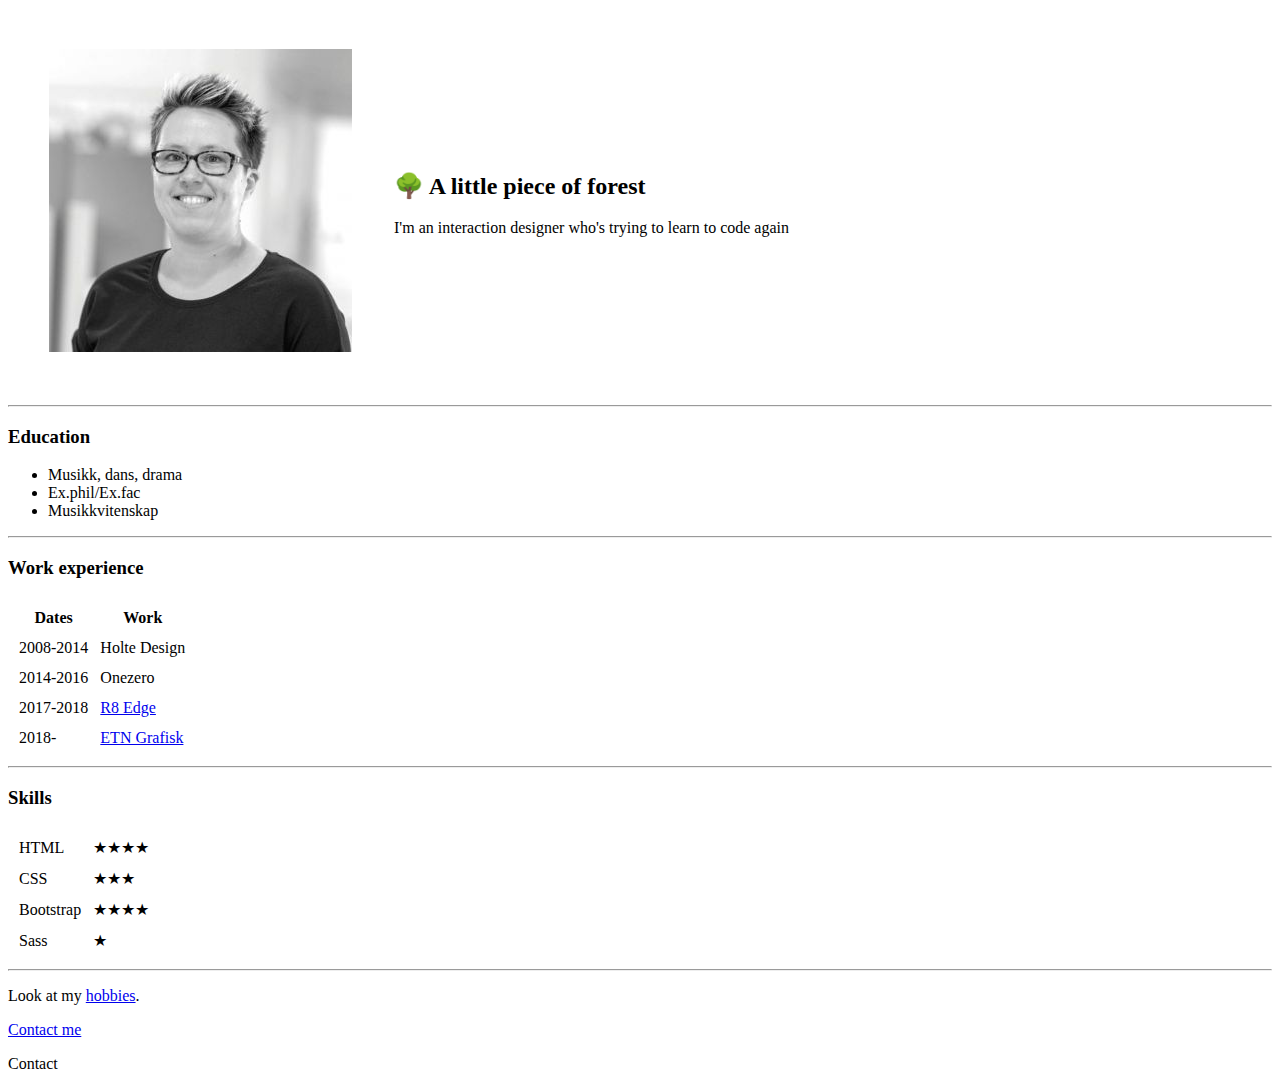
<file: my-site/index.html>
<!DOCTYPE html>
<html lang="no" dir="ltr">

<head>
  <meta charset="utf-8">
  <title>🌳 A little piece of forest</title>
</head>

<body>
  <table cellspacing="40">
    <tr>
      <td> <img src="images/moi.jpg" alt="Portrett av Mia"></td>
      <td>
        <h2>🌳 A little piece of forest</h2>
        <p>I'm an interaction designer who's trying to learn to code again</p>
      </td>
    </tr>
  </table>

  <hr>

  <h3>Education</h3>
  <ul>
    <li>Musikk, dans, drama</li>
    <li>Ex.phil/Ex.fac</li>
    <li>Musikkvitenskap</li>
  </ul>


  <hr>
  <h3>Work experience</h3>
  <table cellspacing="10">
    <thead>
      <tr>
        <th>Dates</th>
        <th>Work</th>
      </tr>
    </thead>
    <tbody>
      <tr>
        <td>2008-2014</td>
        <td>Holte Design</td>
      </tr>
      <tr>
        <td>2014-2016</td>
        <td>Onezero</td>
      </tr>
      <tr>
        <td>2017-2018</td>
        <td><a href="https://r8edge.no">R8 Edge</a></td>
      </tr>
      <tr>
        <td>2018-</td>
        <td><a href="https://etngrafisk.no">ETN Grafisk</a></td>
      </tr>
    </tbody>
  </table>

  <hr>
  <h3>Skills</h3>

  <table cellspacing="10">
    <tr>
      <td>HTML</td>
      <td>★★★★</td>
    </tr>
    <tr>
      <td>CSS</td>
      <td>★★★</td>
    </tr>

    <tr>
      <td>Bootstrap</td>
      <td>★★★★</td>
    </tr>
    <tr>
      <td>Sass</td>
      <td>★</td>
    </tr>
  </table>








  <hr>
  <p>Look at my <a href="hobbies.html">hobbies</a>.</p>
  <p><a href="contact.html">Contact me</a></p>
  <p>Contact</p>
</body>

</html>
</file>
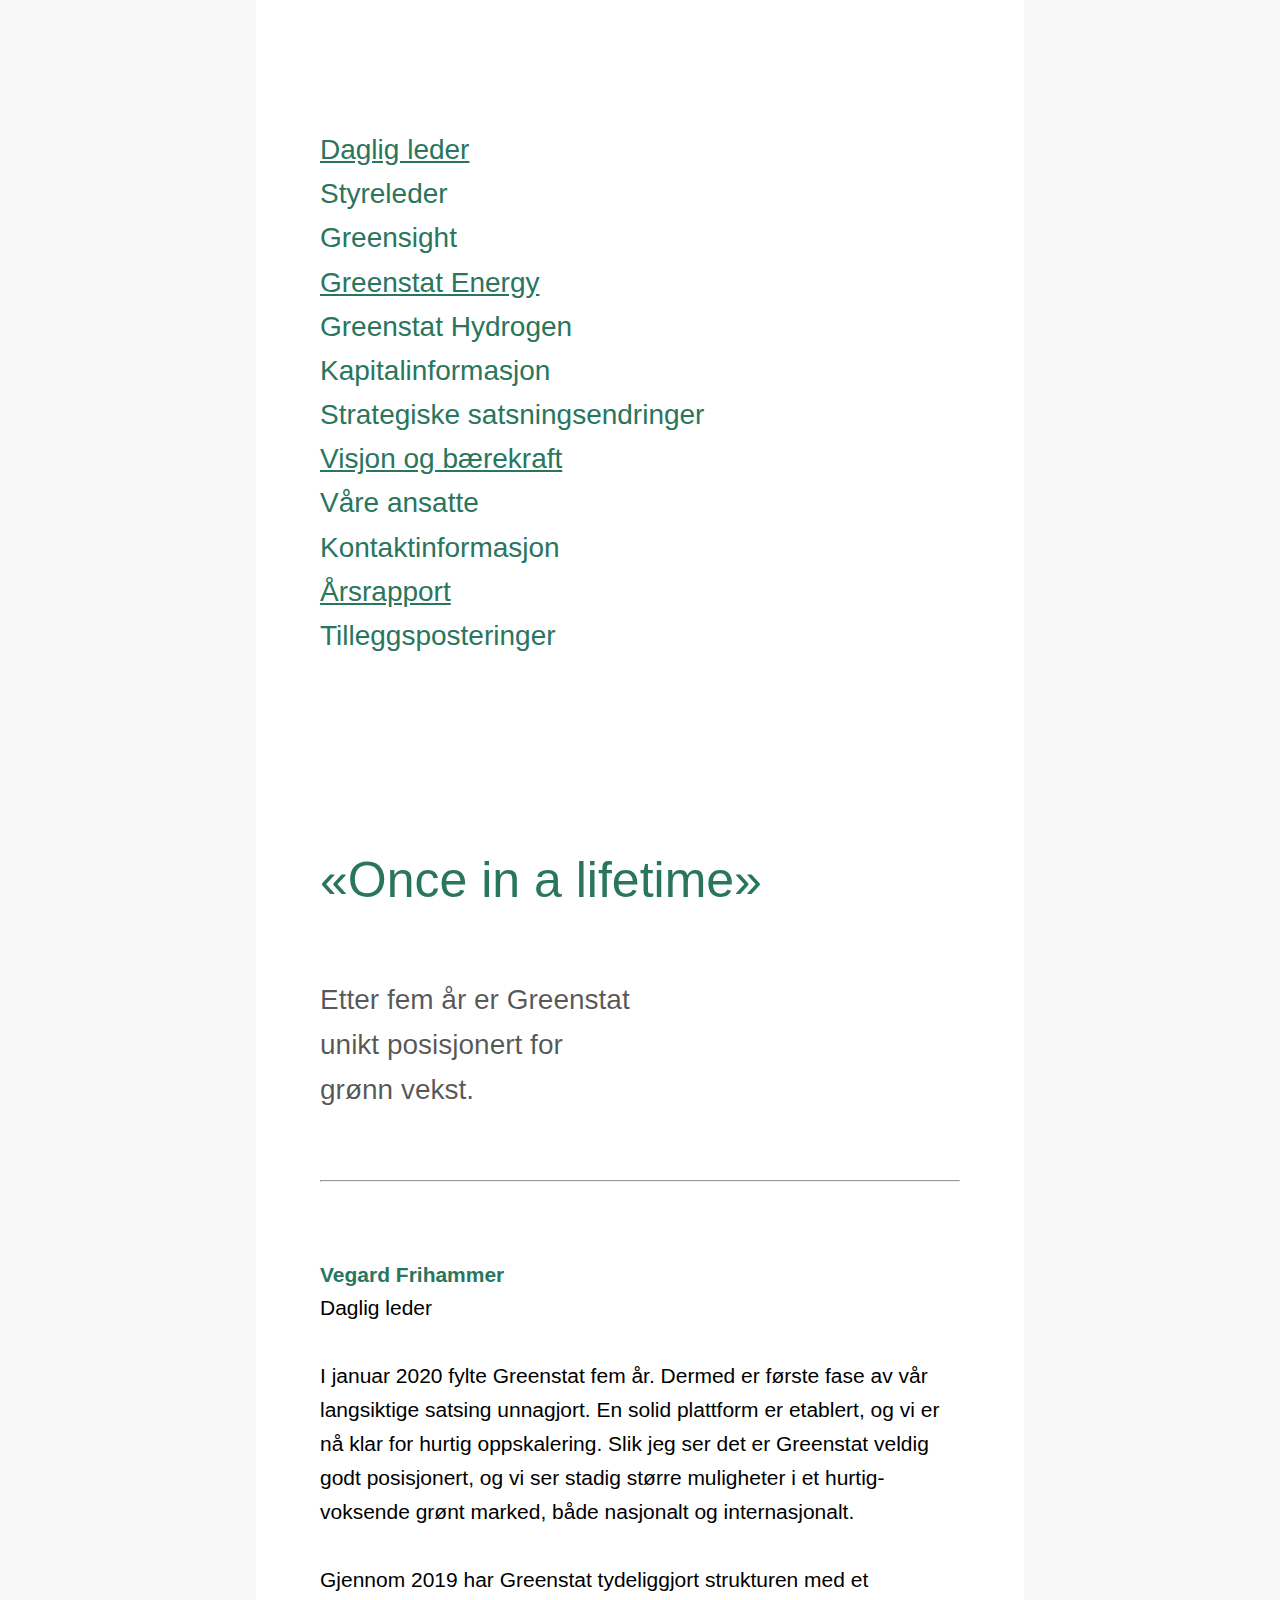
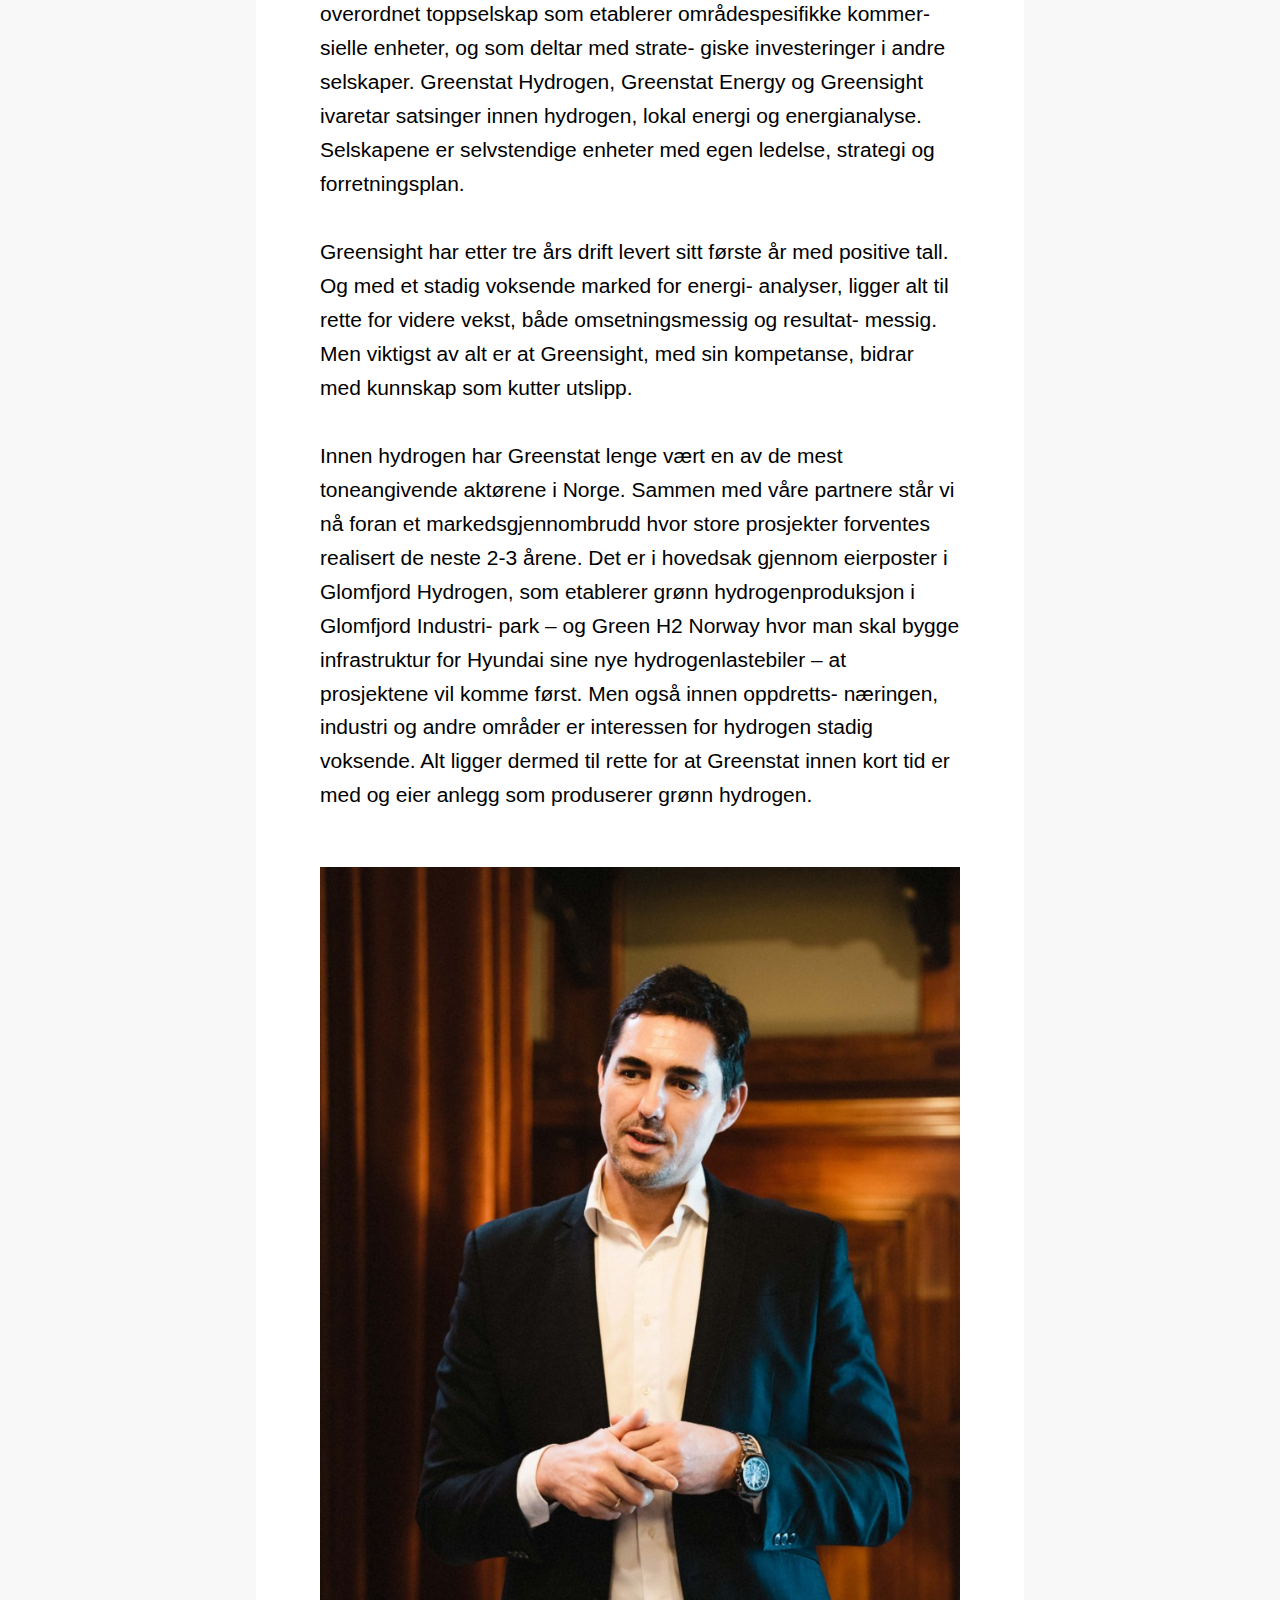
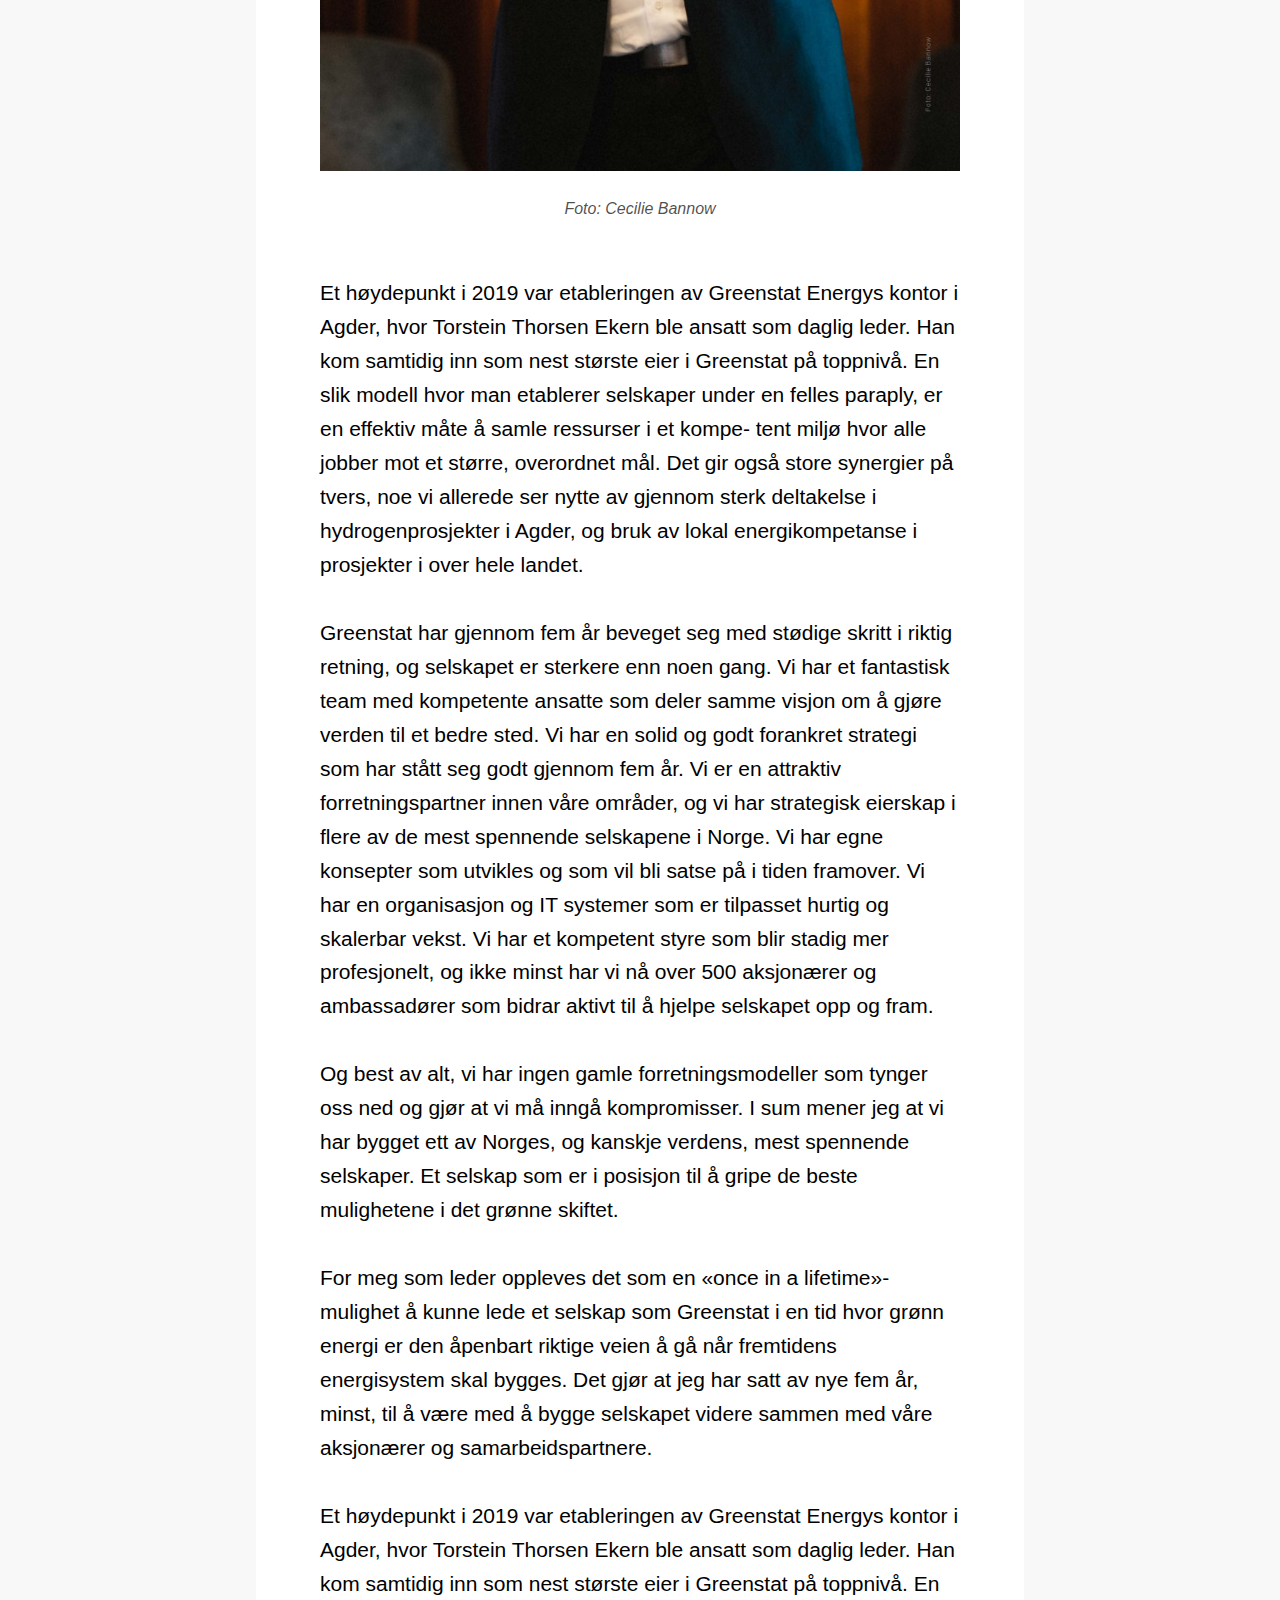
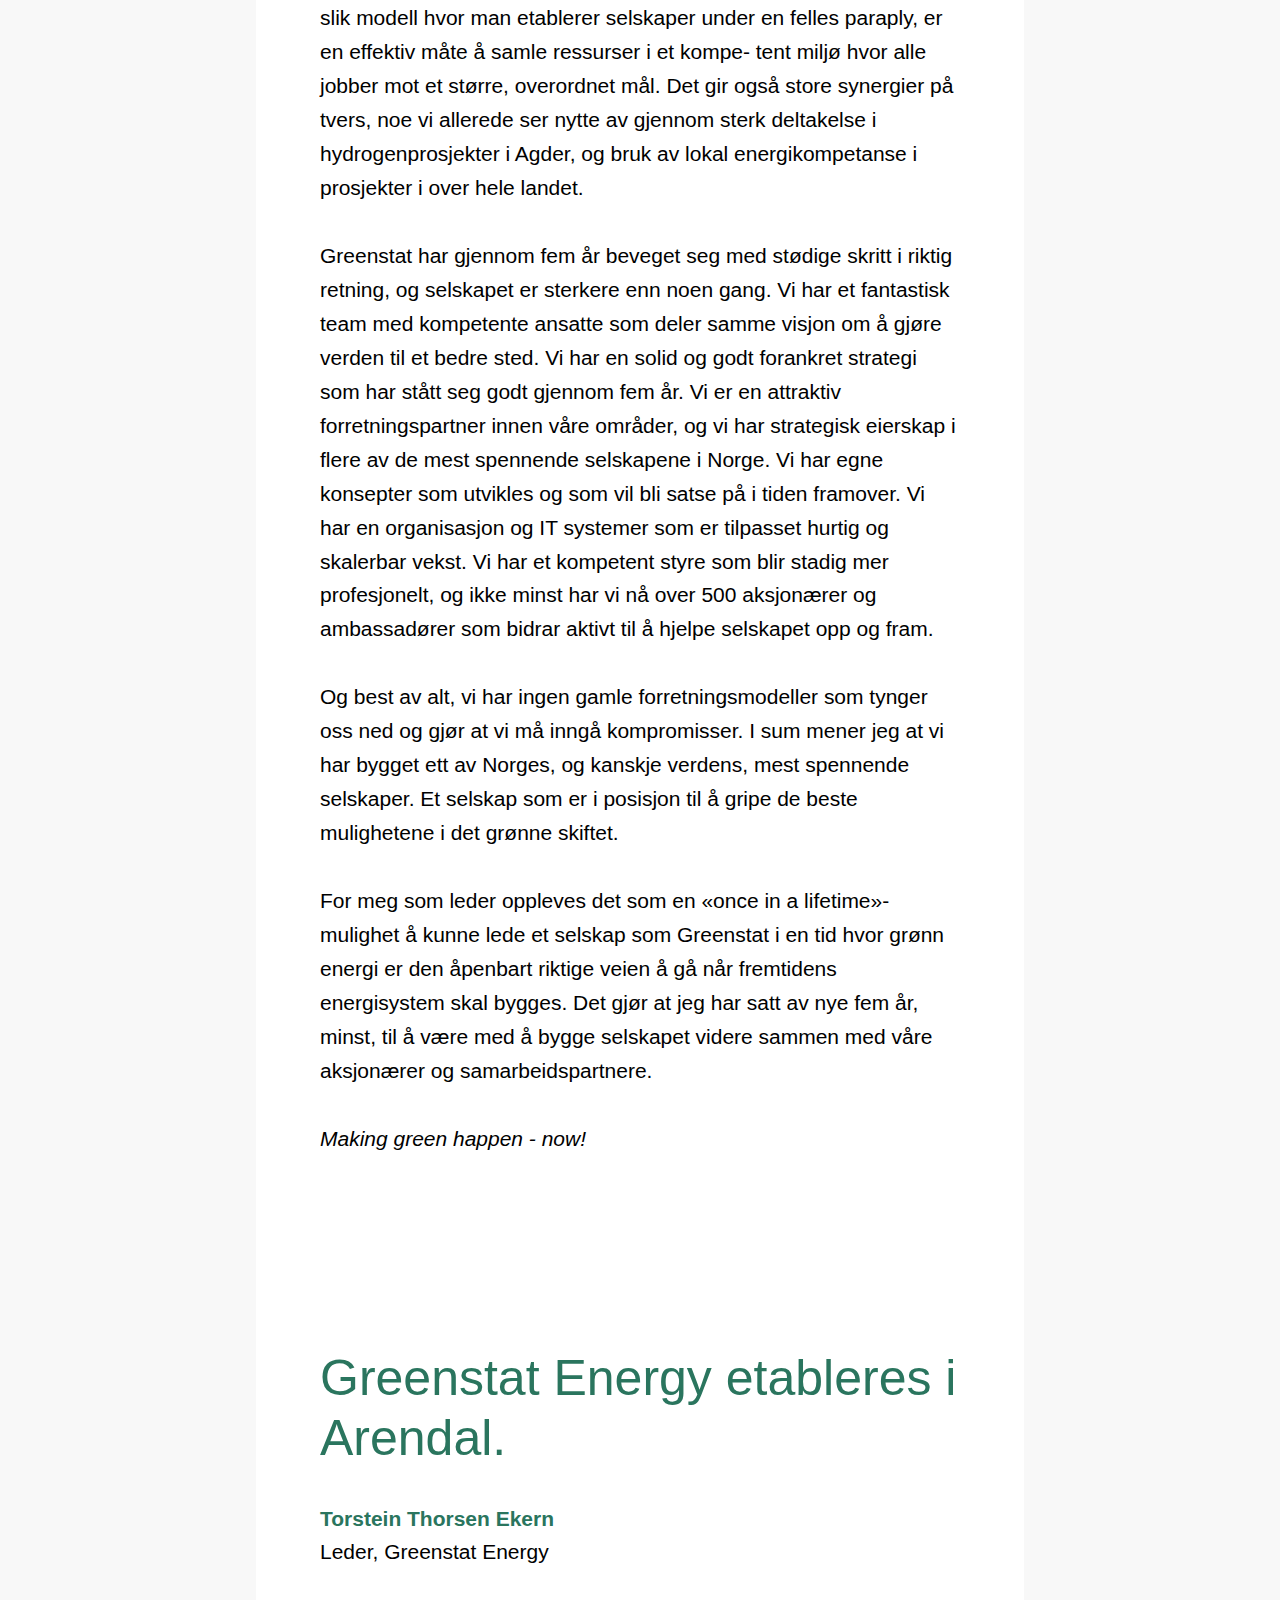
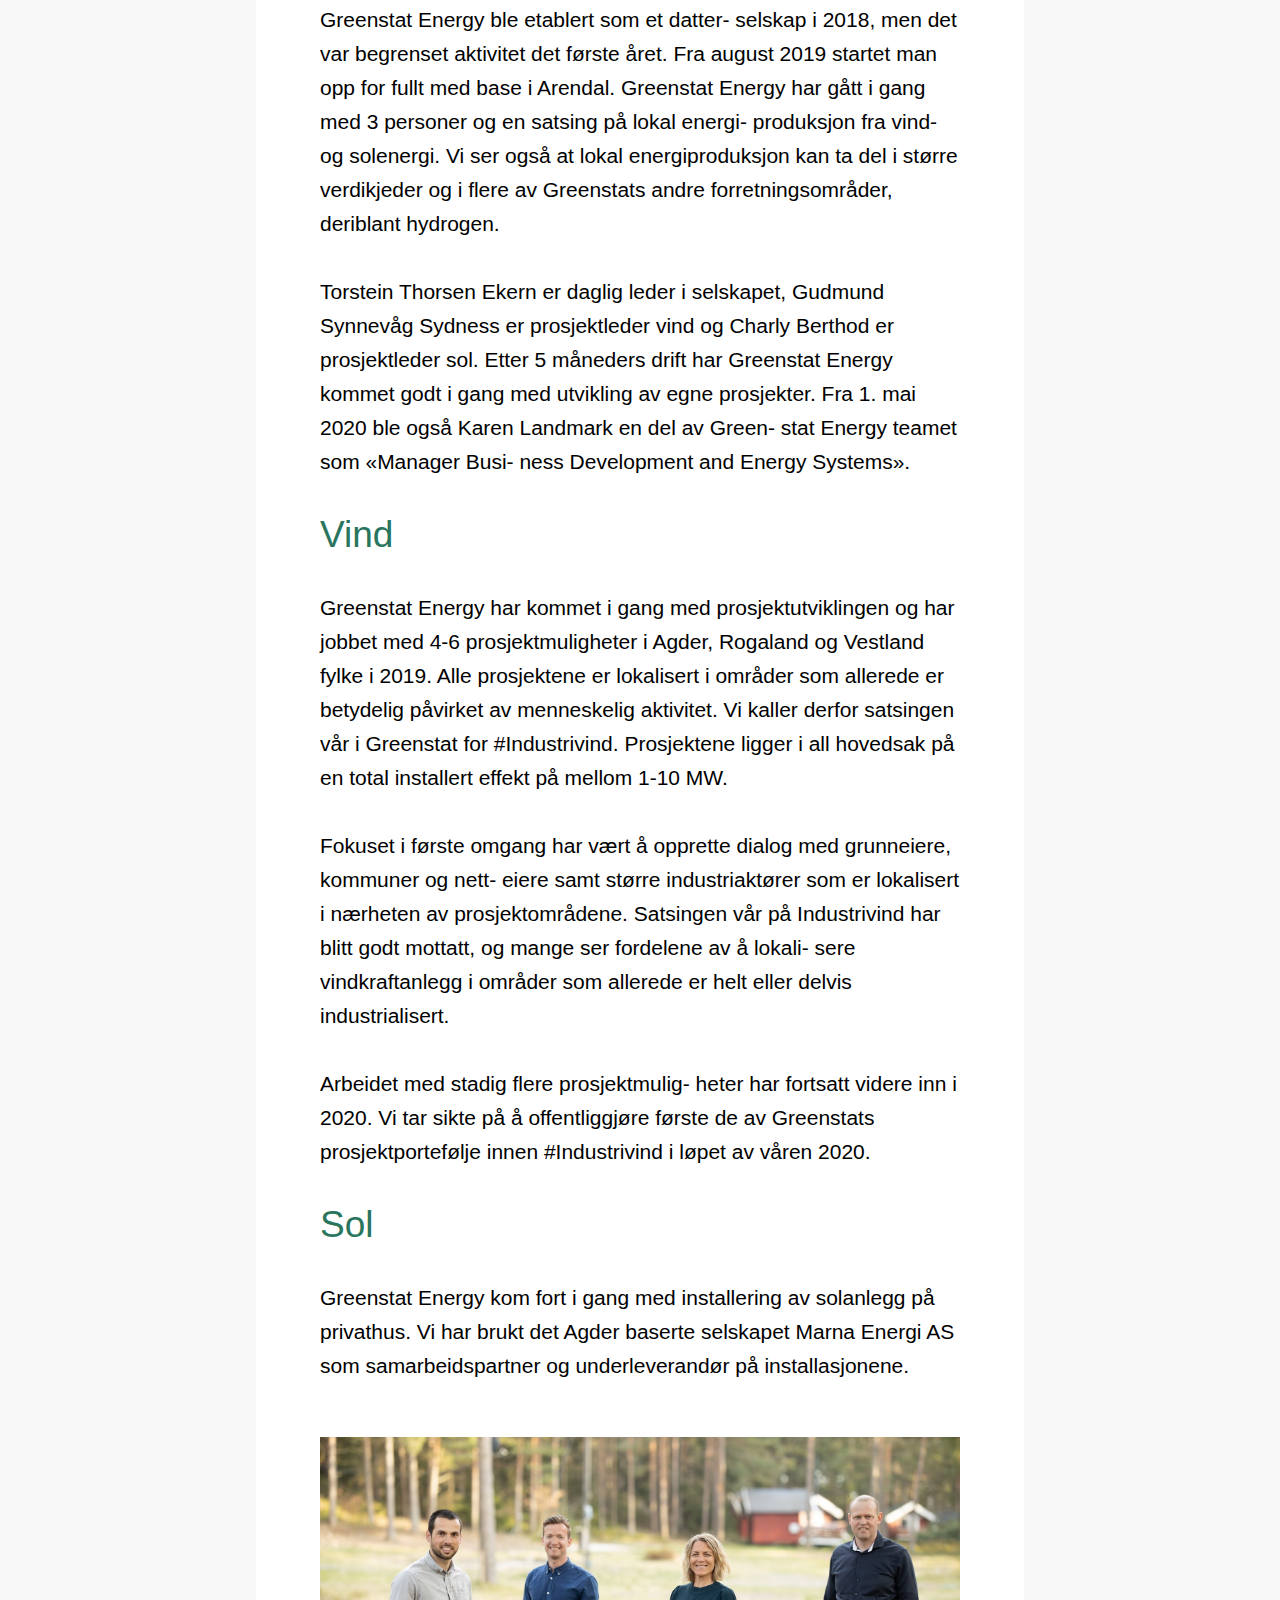
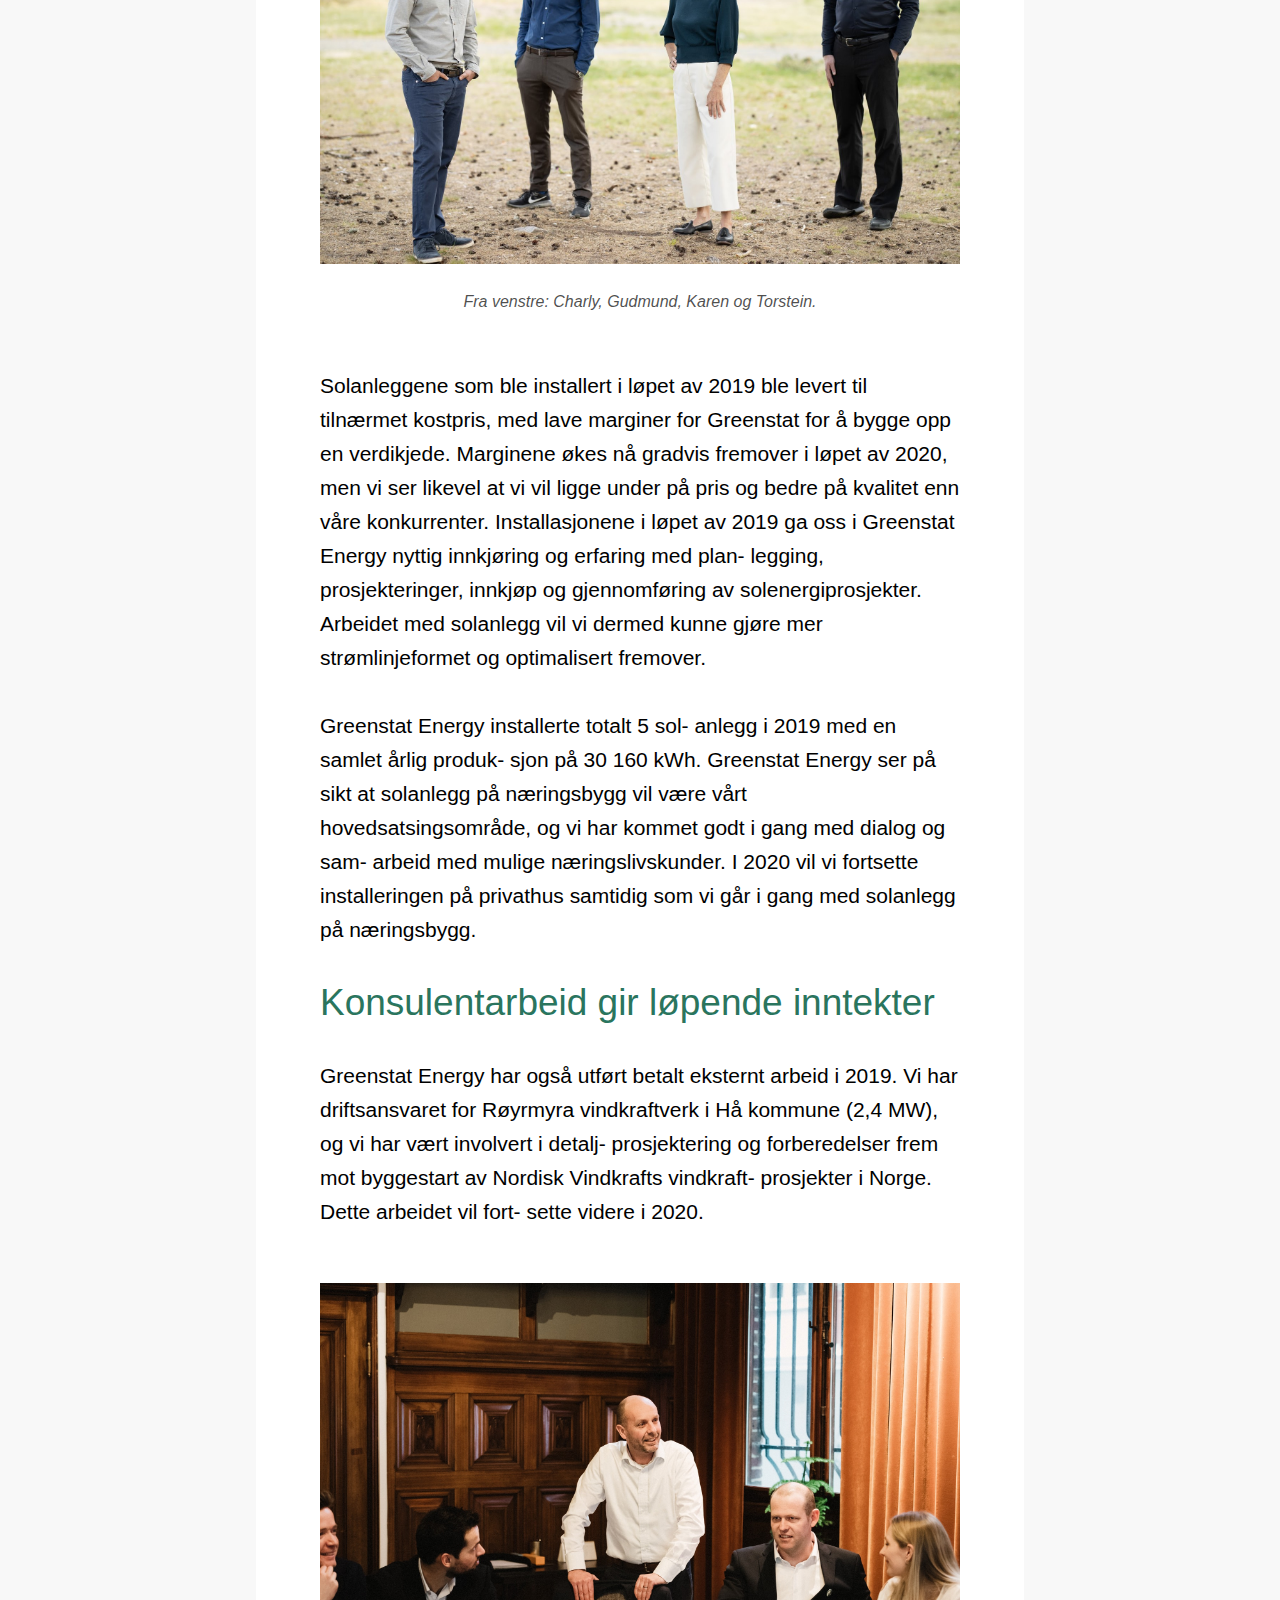
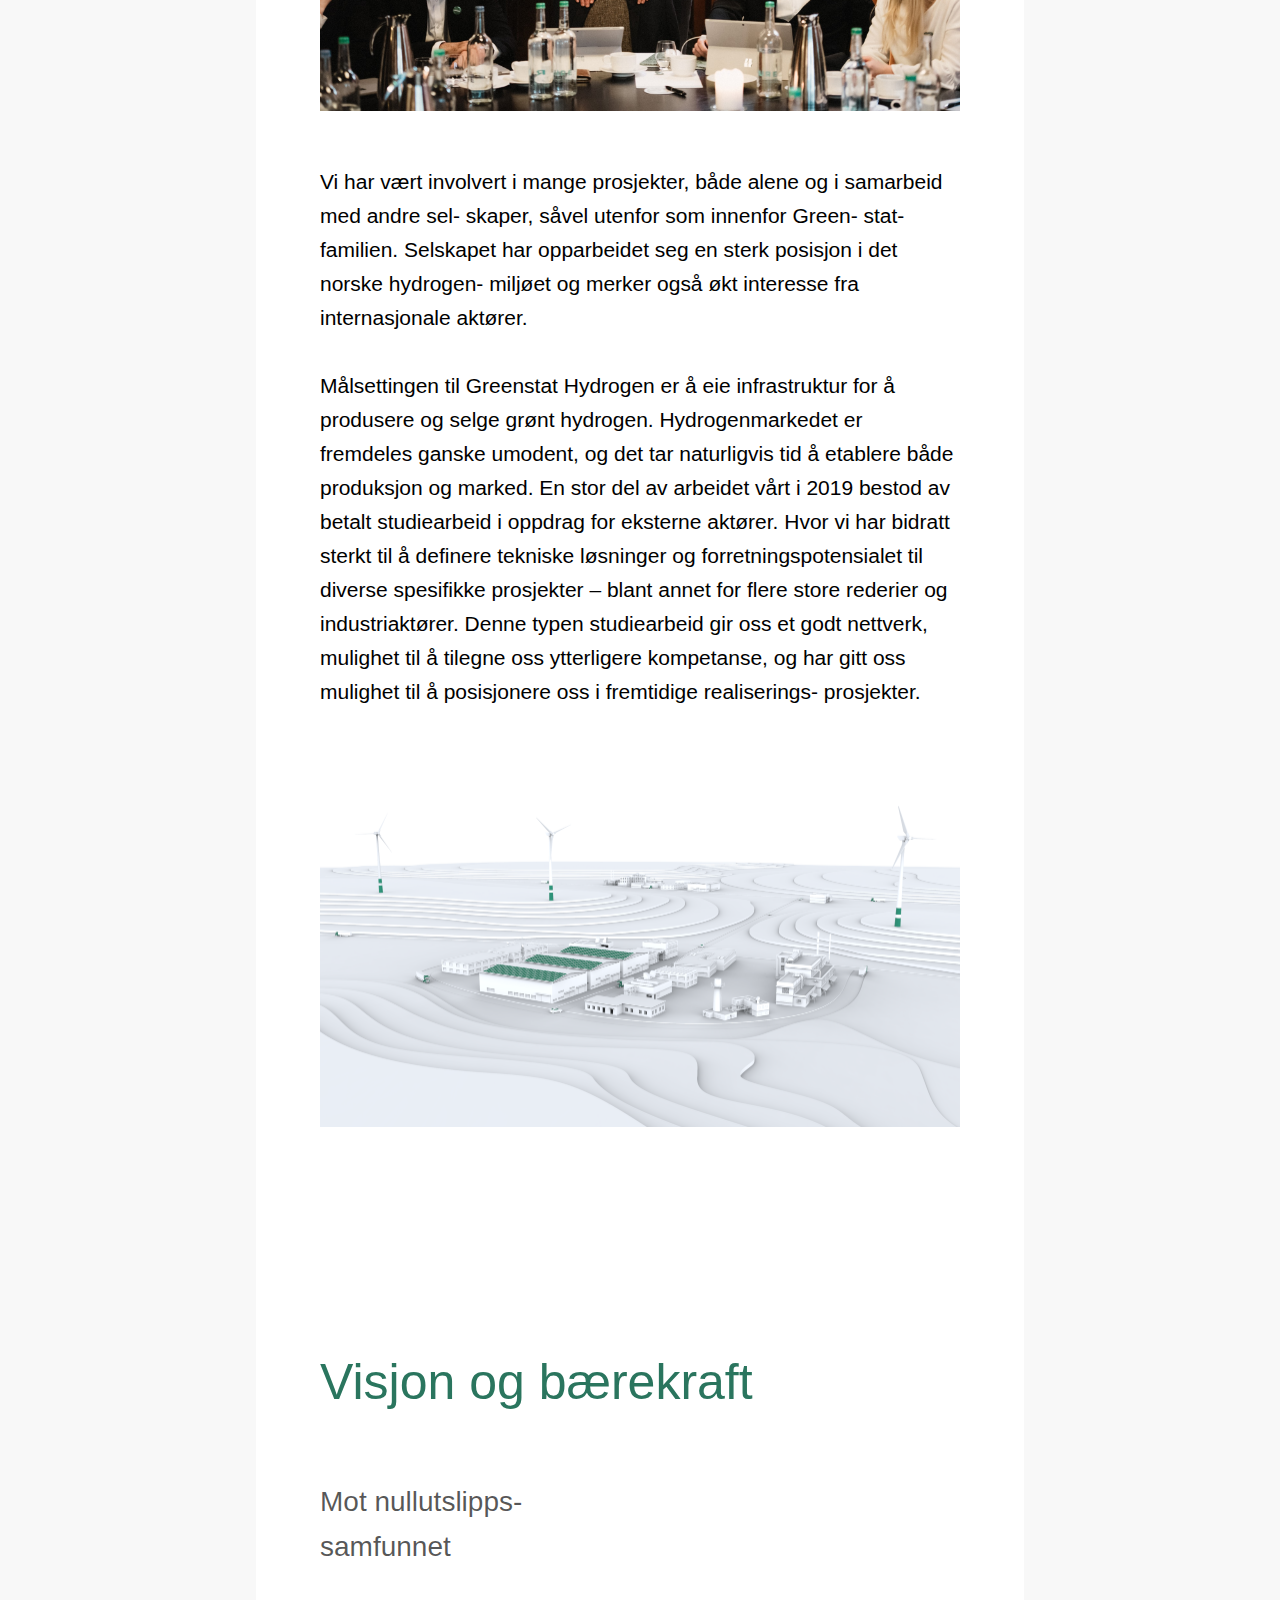
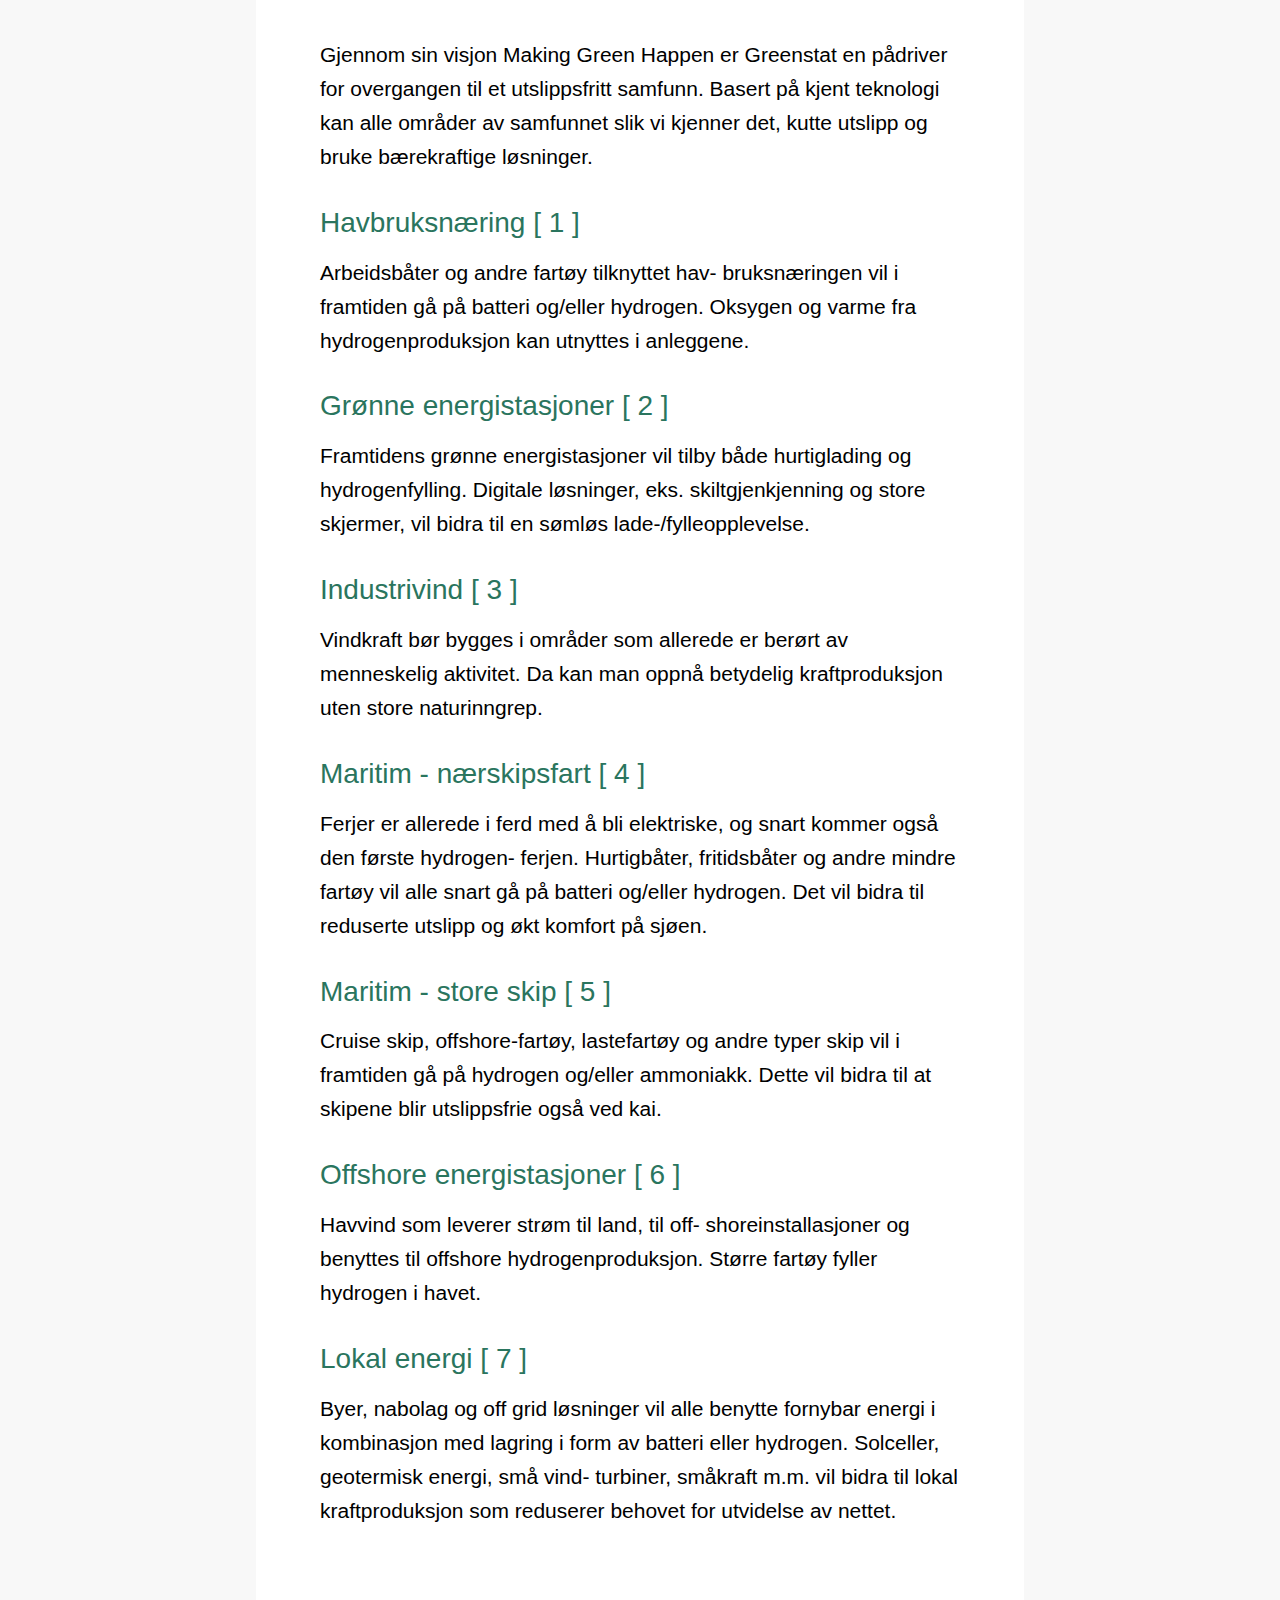
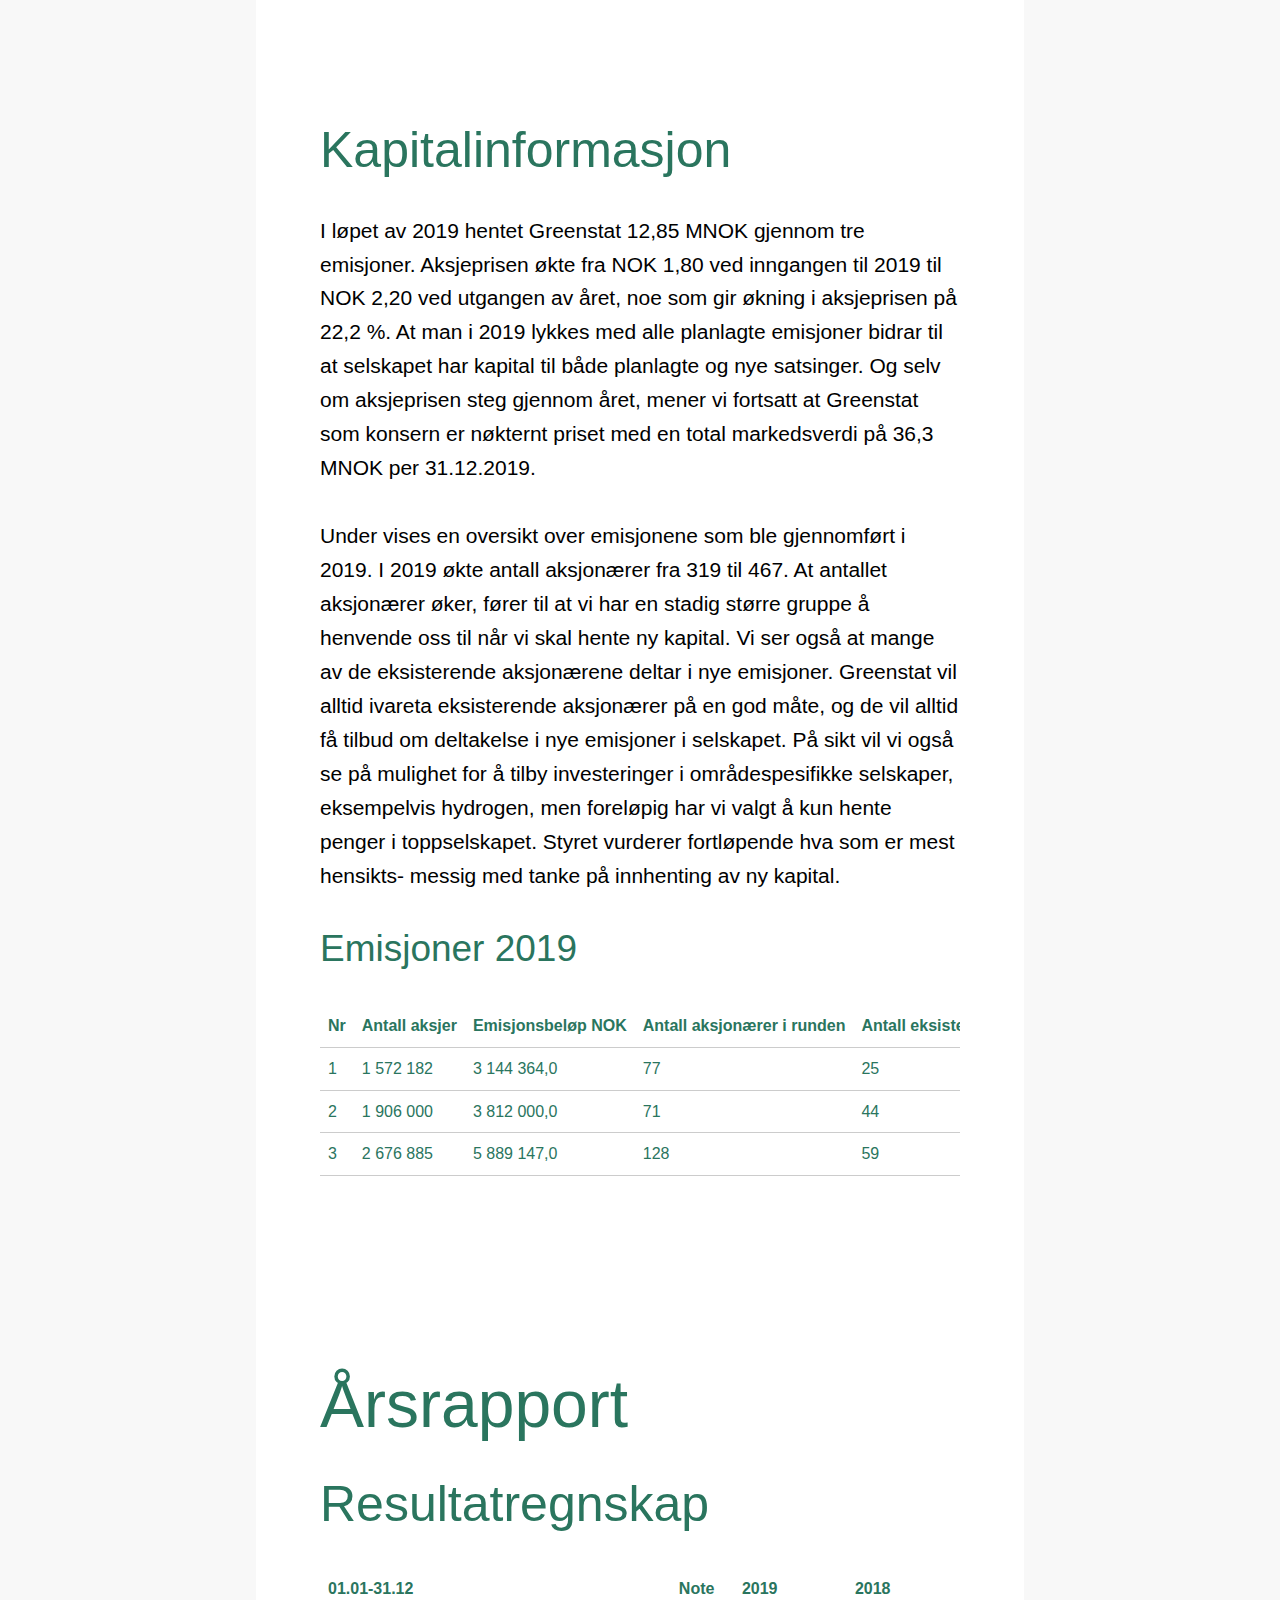
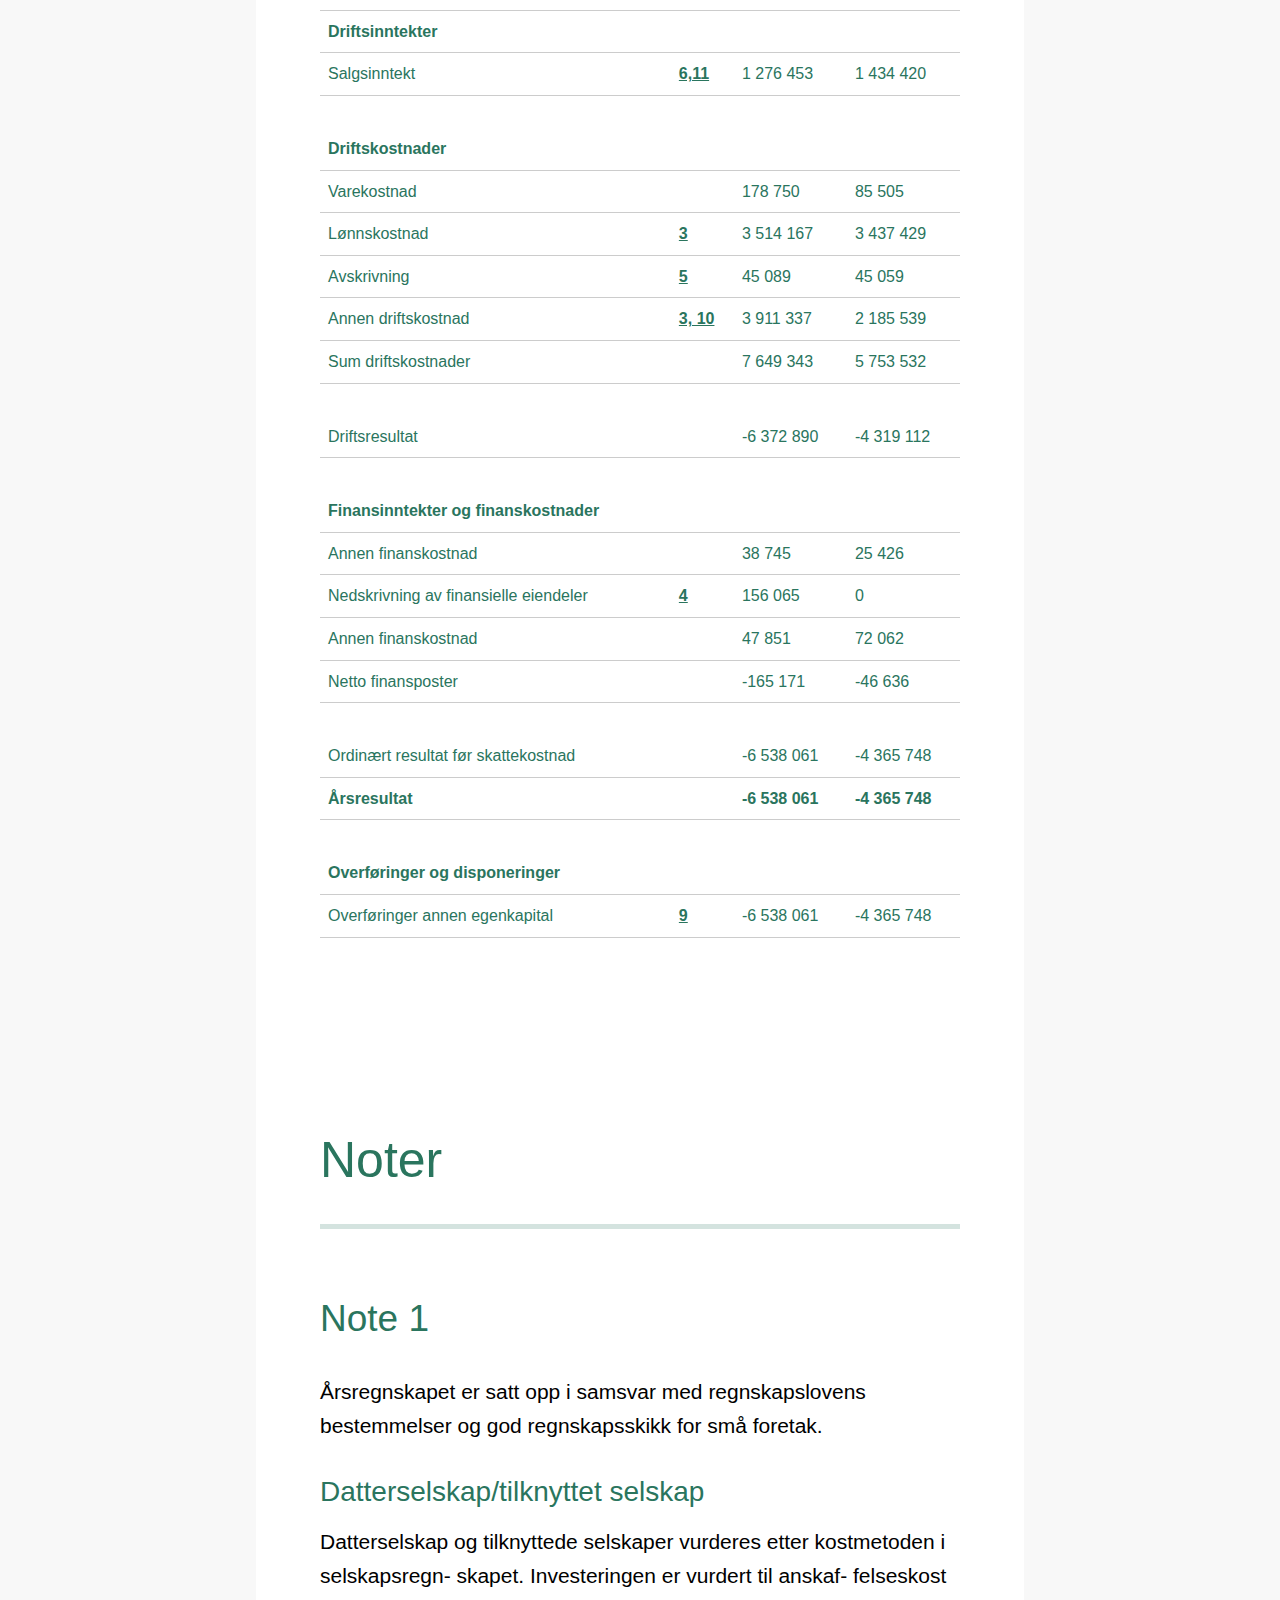
<file: one-col/index.html>
<!DOCTYPE html>
<html lang="no">
<head>
    <meta charset="UTF-8">
    <meta name="viewport" content="width=device-width, initial-scale=1.0">
    <title>Greenstat årsrapport</title>
    <link rel="stylesheet" href="style.css">
    <link rel="preconnect" href="https://fonts.gstatic.com">
    <link href="https://fonts.googleapis.com/css2?family=Lexend+Deca&display=swap" rel="stylesheet">
</head>

<div class="container">





<div class="content">

<nav class="nav">
    <ul>
        <li><a href="#chapter-01">Daglig leder</a></li>
        <li>Styreleder</li>
        <li>Greensight</li>
        <li><a href="#chapter-04">Greenstat Energy</a></li>
        <li>Greenstat Hydrogen</li>
        <li>Kapitalinformasjon</li>
        <li>Strategiske satsningsendringer</li>
        <li><a href="#chapter-08">Visjon og bærekraft</a></li>
        <li>Våre ansatte</li>
        <li>Kontaktinformasjon</li>
        <li><a href="#chapter-11">Årsrapport</a></li>
        <li>Tilleggsposteringer</li>    
    </ul>
</nav>

<article>
    <h2 id="chapter-01">«Once in a lifetime»</h2>
    <blockquote>Etter fem år er Greenstat unikt posisjonert for grønn vekst.</blockquote>
    <hr>

    <cite>Vegard Frihammer</cite>
    <p>Daglig leder</p>

    <p>I januar 2020 fylte Greenstat fem år. Dermed er første fase av vår langsiktige satsing unnagjort. En solid plattform er etablert, og vi er nå klar for hurtig oppskalering. Slik jeg ser det er Greenstat veldig godt posisjonert, og vi ser stadig større muligheter i et hurtig- voksende grønt marked, både nasjonalt og internasjonalt.</p>
    <p>Gjennom 2019 har Greenstat tydeliggjort strukturen med et overordnet toppselskap som etablerer områdespesifikke kommer- sielle enheter, og som deltar med strate- giske investeringer i andre selskaper. Greenstat Hydrogen, Greenstat Energy og Greensight ivaretar satsinger innen hydrogen, lokal energi og energianalyse. Selskapene er selvstendige enheter med egen ledelse, strategi og forretningsplan.</p>
    <p>Greensight har etter tre års drift levert sitt første år med positive tall. Og med et stadig voksende marked for energi- analyser, ligger alt til rette for videre vekst, både omsetningsmessig og resultat- messig. Men viktigst av alt er at Greensight, med sin kompetanse, bidrar med kunnskap som kutter utslipp.</p>
    <p>Innen hydrogen har Greenstat lenge vært en av de mest toneangivende aktørene i Norge. Sammen med våre partnere står vi nå foran et markedsgjennombrudd hvor store prosjekter forventes realisert de neste 2-3 årene. Det er i hovedsak gjennom eierposter i Glomfjord Hydrogen, som etablerer grønn hydrogenproduksjon i Glomfjord Industri- park – og Green H2 Norway hvor man skal bygge infrastruktur for Hyundai sine nye hydrogenlastebiler – at prosjektene vil komme først. Men også innen oppdretts- næringen, industri og andre områder er interessen for hydrogen stadig voksende. Alt ligger dermed til rette for at Greenstat innen kort tid er med og eier anlegg som produserer grønn hydrogen.</p>

    <figure class="figure">
        <img src="../assets/vegard.jpg" alt="">
        <figcaption>Foto: Cecilie Bannow</figcaption>
    </figure>

    <p>Et høydepunkt i 2019 var etableringen av Greenstat Energys kontor i Agder, hvor Torstein Thorsen Ekern ble ansatt som daglig leder. Han kom samtidig inn som nest største eier i Greenstat på toppnivå. En slik modell hvor man etablerer selskaper under en felles paraply, er en effektiv måte å samle ressurser i et kompe- tent miljø hvor alle jobber mot et større, overordnet mål. Det gir også store synergier på tvers, noe vi allerede ser nytte av gjennom sterk deltakelse i hydrogenprosjekter i Agder, og bruk av lokal energikompetanse i prosjekter i over hele landet.</p>
    <p>Greenstat har gjennom fem år beveget seg med stødige skritt i riktig retning, og selskapet er sterkere enn noen gang. Vi har et fantastisk team med kompetente ansatte som deler samme visjon om å gjøre verden til et bedre sted. Vi har en solid og godt forankret strategi som har stått seg godt gjennom fem år. Vi er en attraktiv forretningspartner innen våre områder, og vi har strategisk eierskap i flere av de mest spennende selskapene i Norge. Vi har egne konsepter som utvikles og som vil bli satse på i tiden framover. Vi har en organisasjon og IT systemer som er tilpasset hurtig og skalerbar vekst. Vi har et kompetent styre som blir stadig mer profesjonelt, og ikke minst har vi nå over 500 aksjonærer og ambassadører som bidrar aktivt til å hjelpe selskapet opp og fram.</p>
    <p>Og best av alt, vi har ingen gamle forretningsmodeller som tynger oss ned og gjør at vi må inngå kompromisser. I sum mener jeg at vi har bygget ett av Norges, og kanskje verdens, mest spennende selskaper. Et selskap som er i posisjon til å gripe de beste mulighetene i det grønne skiftet.</p>
    <p>For meg som leder oppleves det som en «once in a lifetime»- mulighet å kunne lede et selskap som Greenstat i en tid hvor grønn energi er den åpenbart riktige veien å gå når fremtidens energisystem skal bygges. Det gjør at jeg har satt av nye fem år, minst, til å være med å bygge selskapet videre sammen med våre aksjonærer og samarbeidspartnere.</p>
    <p>Et høydepunkt i 2019 var etableringen av Greenstat Energys kontor i Agder, hvor Torstein Thorsen Ekern ble ansatt som daglig leder. Han kom samtidig inn som nest største eier i Greenstat
    på toppnivå. En slik modell hvor man etablerer selskaper under en felles paraply, er en effektiv måte å samle ressurser i et kompe- tent miljø hvor alle jobber mot et større, overordnet mål. Det gir også store synergier på tvers, noe vi allerede ser nytte av gjennom sterk deltakelse i hydrogenprosjekter i Agder, og bruk av lokal energikompetanse i prosjekter i over hele landet.</p>
    <p>Greenstat har gjennom fem år beveget seg med stødige skritt i riktig retning, og selskapet er sterkere enn noen gang. Vi har et fantastisk team med kompetente ansatte som deler samme visjon om å gjøre verden til et bedre sted. Vi har en solid og godt forankret strategi som har stått seg godt gjennom fem år. Vi er en attraktiv forretningspartner innen våre områder, og vi har strategisk eierskap i flere av de mest spennende selskapene i Norge. Vi har egne konsepter som utvikles og som vil bli satse på i tiden framover. Vi har en organisasjon og IT systemer som er tilpasset hurtig og skalerbar vekst. Vi har et kompetent styre som blir stadig mer profesjonelt, og ikke minst har vi nå over 500 aksjonærer og ambassadører som bidrar aktivt til å hjelpe selskapet opp og fram.</p>
    <p>Og best av alt, vi har ingen gamle forretningsmodeller som tynger oss ned og gjør at vi må inngå kompromisser. I sum mener jeg at vi har bygget ett av Norges, og kanskje verdens, mest spennende selskaper. Et selskap som er i posisjon til å gripe de beste mulighetene i det grønne skiftet.</p>
    <p>For meg som leder oppleves det som en «once in a lifetime»- mulighet å kunne lede et selskap som Greenstat i en tid hvor grønn energi er den åpenbart riktige veien å gå når fremtidens energisystem skal bygges. Det gjør at jeg har satt av nye fem år, minst, til å være med å bygge selskapet videre sammen med våre aksjonærer og samarbeidspartnere.</p>

    <p><em>Making green happen - now!</em></p>
    <!--<img src="../assets/fokusomraader_industrivind.png" alt="">-->
</article>

<article>
    <h2 id="chapter-04">Greenstat Energy etableres i Arendal.</h2>
    <cite>Torstein Thorsen Ekern</cite>
    <p>Leder, Greenstat Energy</p>
    <p>Greenstat Energy ble etablert som et datter- selskap i 2018, men det var begrenset
aktivitet det første året. Fra august 2019 startet man opp for fullt med base i Arendal. Greenstat Energy har gått i gang med
3 personer og en satsing på lokal energi- produksjon fra vind- og solenergi. Vi ser også at lokal energiproduksjon kan ta del
i større verdikjeder og i flere av Greenstats andre forretningsområder, deriblant hydrogen.</p>
    <p>Torstein Thorsen Ekern er daglig leder i selskapet, Gudmund Synnevåg Sydness
er prosjektleder vind og Charly Berthod er prosjektleder sol. Etter 5 måneders drift har Greenstat Energy kommet godt i gang med utvikling av egne prosjekter. Fra 1. mai 2020 ble også Karen Landmark en del av Green- stat Energy teamet som «Manager Busi- ness Development and Energy Systems».</p>
    <h3>Vind</h3>
    <p>Greenstat Energy har kommet i gang med prosjektutviklingen og har jobbet med 4-6 prosjektmuligheter i Agder, Rogaland og Vestland fylke i 2019. Alle prosjektene er lokalisert i områder som allerede er betydelig påvirket av menneskelig aktivitet. Vi kaller derfor satsingen vår i Greenstat
for #Industrivind. Prosjektene ligger i all hovedsak på en total installert effekt
på mellom 1-10 MW.</p>
    <p>Fokuset i første omgang har vært å opprette dialog med grunneiere, kommuner og nett- eiere samt større industriaktører som er lokalisert i nærheten av prosjektområdene. Satsingen vår på Industrivind har blitt godt mottatt, og mange ser fordelene av å lokali- sere vindkraftanlegg i områder som allerede er helt eller delvis industrialisert.</p>
    <p>Arbeidet med stadig flere prosjektmulig- heter har fortsatt videre inn i 2020. Vi
tar sikte på å offentliggjøre første de
av Greenstats prosjektportefølje innen #Industrivind i løpet av våren 2020.</p>
    <h3>Sol</h3>
    <p>Greenstat Energy kom fort i gang med installering av solanlegg på privathus.
Vi har brukt det Agder baserte selskapet Marna Energi AS som samarbeidspartner og underleverandør på installasjonene. </p>
    <figure class="figure">
        <img src="../assets/95870273_2862384837202677_4930885496785076224_o.jpg" alt="">
        <figcaption>Fra venstre: Charly, Gudmund, Karen og Torstein.</figcaption>
    </figure>

    <p>
Solanleggene som ble installert i løpet av 2019 ble levert til tilnærmet kostpris, med lave marginer for Greenstat for å bygge opp en verdikjede. Marginene økes nå gradvis fremover i løpet av 2020, men vi ser likevel at vi vil ligge under på pris og bedre på kvalitet enn våre konkurrenter. Installasjonene i løpet av 2019 ga oss i Greenstat Energy nyttig innkjøring og erfaring med plan- legging, prosjekteringer, innkjøp og gjennomføring av solenergiprosjekter. Arbeidet med solanlegg vil vi dermed kunne gjøre mer strømlinjeformet og optimalisert fremover.</p>
    <p>Greenstat Energy installerte totalt 5 sol- anlegg i 2019 med en samlet årlig produk- sjon på 30 160 kWh. Greenstat Energy ser på sikt at solanlegg på næringsbygg vil være vårt hovedsatsingsområde, og vi har kommet godt i gang med dialog og sam- arbeid med mulige næringslivskunder.
I 2020 vil vi fortsette installeringen på privathus samtidig som vi går i gang med solanlegg på næringsbygg.</p>
    <h3>Konsulentarbeid gir løpende inntekter</h3>
    <p>Greenstat Energy har også utført betalt eksternt arbeid i 2019. Vi har driftsansvaret for Røyrmyra vindkraftverk i Hå kommune (2,4 MW), og vi har vært involvert i detalj- prosjektering og forberedelser frem mot byggestart av Nordisk Vindkrafts vindkraft- prosjekter i Norge. Dette arbeidet vil fort- sette videre i 2020.</p>
    <figure class="figure">
        <img src="../assets/Greenstat_5-aar_print_sRGB_300ppi---Cecilie-Bannow---copyright-reserved--12.jpg" alt="">
    </figure>    
    <p>Vi har vært involvert i mange prosjekter, både alene og i samarbeid med andre sel- skaper, såvel utenfor som innenfor Green- stat-familien. Selskapet har opparbeidet seg en sterk posisjon i det norske hydrogen- miljøet og merker også økt interesse
fra internasjonale aktører.</p>
    <p>Målsettingen til Greenstat Hydrogen er å eie infrastruktur for å produsere og selge grønt hydrogen. Hydrogenmarkedet er fremdeles ganske umodent, og det tar naturligvis tid
å etablere både produksjon og marked. En stor del av arbeidet vårt i 2019 bestod av betalt studiearbeid i oppdrag for eksterne aktører. Hvor vi har bidratt sterkt til å definere tekniske løsninger og forretningspotensialet til diverse spesifikke prosjekter – blant annet for flere store rederier og industriaktører. Denne typen studiearbeid gir oss et godt nettverk, mulighet til å tilegne oss ytterligere kompetanse, og har gitt oss mulighet
til å posisjonere oss i fremtidige realiserings- prosjekter.</p>
    <img src="../assets/Industri_Vindmøller-solceller_uten_sjø_030420, ferdig.png" alt="">
</article>







<article>


    <h2 id="chapter-08">Visjon og bærekraft</h2>
    <blockquote>Mot nullutslipps-samfunnet</blockquote>
    <p>Gjennom sin visjon Making Green Happen er Greenstat en pådriver for overgangen til
et utslippsfritt samfunn. Basert på kjent teknologi kan alle områder av samfunnet slik vi kjenner det, kutte utslipp og bruke bærekraftige løsninger.</p>
    <h6>Havbruksnæring [ 1 ]</h6>
    <p>Arbeidsbåter og andre fartøy tilknyttet hav- bruksnæringen vil i framtiden gå på batteri og/eller hydrogen. Oksygen og varme fra hydrogenproduksjon kan utnyttes i anleggene.</p>
    <h6>Grønne energistasjoner [ 2 ]</h6>
    <p>Framtidens grønne energistasjoner vil tilby både hurtiglading og hydrogenfylling. Digitale løsninger, eks. skiltgjenkjenning og store skjermer, vil bidra til en sømløs lade-/fylleopplevelse.</p>
    <h6>Industrivind [ 3 ]</h6>
    <p>Vindkraft bør bygges i områder som allerede er berørt av menneskelig aktivitet. Da kan man oppnå betydelig kraftproduksjon uten store naturinngrep.</p>
    <h6>Maritim - nærskipsfart [ 4 ]</h6>
    <p>Ferjer er allerede i ferd med å bli elektriske, og snart kommer også den første hydrogen- ferjen. Hurtigbåter, fritidsbåter og andre mindre fartøy vil alle snart gå på batteri og/eller hydrogen. Det vil bidra til reduserte utslipp og økt komfort på sjøen.</p>
    <h6>Maritim - store skip [ 5 ]</h6>
    <p>Cruise skip, offshore-fartøy, lastefartøy og andre typer skip vil i framtiden gå på hydrogen og/eller ammoniakk. Dette vil bidra til at skipene blir utslippsfrie også ved kai.</p>
    <h6>Offshore energistasjoner [ 6 ]</h6>
    <p>Havvind som leverer strøm til land, til off- shoreinstallasjoner og benyttes til offshore hydrogenproduksjon. Større fartøy fyller hydrogen i havet.</p>
    <h6>Lokal energi [ 7 ]</h6>
    <p>Byer, nabolag og off grid løsninger vil
alle benytte fornybar energi i kombinasjon med lagring i form av batteri eller hydrogen. Solceller, geotermisk energi, små vind- turbiner, småkraft m.m. vil bidra til lokal kraftproduksjon som reduserer behovet for utvidelse av nettet.</p>

</article>

<article>
    <h2 id="chapter-11">Kapitalinformasjon</h2>
    <p>I løpet av 2019 hentet Greenstat 12,85 MNOK gjennom tre emisjoner. Aksjeprisen økte fra
NOK 1,80 ved inngangen til 2019 til NOK 2,20 ved utgangen av året, noe som gir økning i aksjeprisen på 22,2 %. At man i 2019 lykkes med alle planlagte emisjoner bidrar til at selskapet har kapital til både planlagte og nye satsinger. Og selv om aksjeprisen steg gjennom året, mener vi fortsatt at Greenstat som konsern er nøkternt priset med en total markedsverdi på 36,3 MNOK per 31.12.2019.</p>
    <p>Under vises en oversikt over emisjonene som ble gjennomført i 2019. I 2019 økte antall aksjonærer fra 319 til 467. At antallet aksjonærer øker, fører til at vi har en stadig større gruppe å henvende oss til når vi skal hente ny kapital. Vi ser også at mange av de eksisterende aksjonærene deltar i nye emisjoner. Greenstat vil alltid ivareta eksisterende aksjonærer på en god måte, og de vil alltid få tilbud om deltakelse i nye emisjoner i selskapet. På sikt vil vi også se på mulighet for å tilby investeringer i områdespesifikke selskaper, eksempelvis hydrogen, men foreløpig har vi valgt å kun hente penger i toppselskapet. Styret vurderer fortløpende hva som er mest hensikts- messig med tanke på innhenting av ny kapital.</p>

    <h3>Emisjoner 2019</h3>
        <table class="table">
        <thead>
            <tr>
                <th>Nr</th>
                <th>Antall aksjer</th>
                <th>Emisjonsbeløp NOK</th>
                <th>Antall aksjonærer i runden</th>
                <th>Antall eksisterende</th>
                <th>Antall nye</th>
                <th>Gjennomsnittlig investering NOK</th>
            </tr>
        </thead>
        <tr>
            <td>1</td>
            <td>1 572 182</td>
            <td>3 144 364,0</td>
            <td>77</td>
            <td>25</td>
            <td>52</td>
            <td>40 835,90</td>
        </tr>
        <tr>
            <td>2</td>
            <td>1 906 000</td>
            <td>3 812 000,0</td>
            <td>71</td>
            <td>44</td>
            <td>27</td>
            <td>53 690,14</td>
        </tr>
        <tr>
            <td>3</td>
            <td>2 676 885</td>
            <td>5 889 147,0</td>
            <td>128</td>
            <td>59</td>
            <td>69</td>
            <td>46 008,96</td>
        </tr>
        </table>
</article>




<article>
    <h1>Årsrapport</h1>
    <h2>Resultatregnskap</h2>

    <table>
        <thead>
            <tr>
                <th>01.01-31.12</th>
                <th>Note</th>
                <th>2019</th>
                <th>2018</th>
            </tr>
        </thead>
        <tr>
            <td><strong>Driftsinntekter</strong></td>
            <td></td>
            <td></td>
            <td></td>
        </tr>
        <tr>
            <td>Salgsinntekt</td>
            <td><a href="#footnote-000">6,11</a></td>
            <td>1 276 453</td>
            <td>1 434 420</td>
        </tr>
        <tr class="table-divider">
            <td></td>
            <td></td>
            <td></td>
            <td></td>
        </tr>        
        <tr>
            <td><strong>Driftskostnader</strong></td>
            <td></td>
            <td></td>
            <td></td>
        </tr>
        <tr>
            <td>Varekostnad</td>
            <td></td>
            <td>178 750</td>
            <td>85 505</td>
        </tr>
        <tr>
            <td>Lønnskostnad</td>
            <td><a href="#footnote-000">3</a></td>
            <td>3 514 167</td>
            <td>3 437 429</td>
        </tr>    
        <tr>
            <td>Avskrivning</td>
            <td><a href="#footnote-000">5</a></td>
            <td>45 089</td>
            <td>45 059</td>
        </tr> 
        <tr>
            <td>Annen driftskostnad</td>
            <td><a href="#footnote-001">3, 10</a></td>
            <td>3 911 337</td>
            <td>2 185 539</td>
        </tr> 
        <tr>
            <td>Sum driftskostnader</td>
            <td></td>
            <td>7 649 343</td>
            <td>5 753 532</td>
        </tr>  
        <tr class="table-divider">
            <td></td>
            <td></td>
            <td></td>
            <td></td>
        </tr>           
        <tr>
            <td>Driftsresultat</td>
            <td></td>
            <td>-6 372 890</td>
            <td>-4 319 112</td>
        </tr>   
        <tr class="table-divider">
            <td></td>
            <td></td>
            <td></td>
            <td></td>
        </tr>                                  
        <tr>
            <td><strong>Finansinntekter og finanskostnader</strong></td>
            <td></td>
            <td></td>
            <td></td>
        </tr>
       
        <tr>
            <td>Annen finanskostnad</td>
            <td></td>
            <td>38 745</td>
            <td>25 426</td>
        </tr>    
        <tr>
            <td>Nedskrivning av finansielle eiendeler</td>
            <td><a href="#footnote-000">4</a></td>
            <td>156 065</td>
            <td>0</td>
        </tr>
        <tr>
            <td>Annen finanskostnad</td>
            <td></td>
            <td>47 851</td>
            <td>72 062</td>
        </tr>   
        <tr>
            <td>Netto finansposter</td>
            <td></td>
            <td>-165 171</td>
            <td>-46 636</td>
        </tr>
        <tr class="table-divider">
            <td></td>
            <td></td>
            <td></td>
            <td></td>
        </tr>        
        <tr>
            <td>Ordinært resultat før skattekostnad</td>
            <td></td>
            <td>-6 538 061</td>
            <td>-4 365 748</td>
        </tr> 
        <tr>
            <td><strong>Årsresultat</strong></td>
            <td></td>
            <td><strong>-6 538 061</strong></td>
            <td><strong>-4 365 748</strong></td>
        </tr>  
        <tr class="table-divider">
            <td></td>
            <td></td>
            <td></td>
            <td></td>
        </tr>        
        <tr>
            <td><strong>Overføringer og disponeringer</strong></td>
            <td></td>
            <td></td>
            <td></td>
        </tr>     
        <tr>
            <td>Overføringer annen egenkapital</td>
            <td><a href="#footnote-000">9</a></td>
            <td>-6 538 061</td>
            <td>-4 365 748</td>
        </tr>                                    
    </table>
</article>

<div class="footnotes">
<h2>Noter</h2>
    <div class="footnote" id="footnote-000">
        <h3>Note 1</h3>
        <p>Årsregnskapet er satt opp i samsvar med regnskapslovens bestemmelser og god regnskapsskikk for små foretak.</p>
        <h6>Datterselskap/tilknyttet selskap</h6>
        <p>Datterselskap og tilknyttede selskaper vurderes etter kostmetoden i selskapsregn- skapet. Investeringen er vurdert til anskaf- felseskost for aksjene med mindre ned- skrivning har vært nødvendig. Det er foretatt nedskrivning til virkelig verdi når verdifall skyldes årsaker som ikke kan antas å være forbigående og det må anses nødvendig etter god regnskapsskikk. Nedskrivninger
er reversert når grunnlaget for nedskrivning ikke lenger er til stede.</p>
        <h6>Salgsinntekter</h6>
        <p>Inntektsføring ved salg av varer skjer på le- veringstidspunktet. Tjenester inntektsføres i takt med utførelsen. Andelen av salgs- inntekter som knytter seg til fremtidige serviceytelser balanseføres som uopptjent inntekt ved salget, og inntektsføres deretter i takt med levering av ytelsene.</p>

    </div>

    <div class="footnote" id="footnote-001">
        <h3>Note 2</h3>
        <table>
            <thead>
                <tr>
                    <td>Bankinnskudd</td>
                    <td>2019</td>
                </tr>
            </thead>
            <tr>
                <td>Bundne skattetrekksmidler utgjør kr.</td>
                <td>322 948</td>
            </tr>
        </table>
        <p>I posten bankinnskudd inngår konto for bundne skattetrekksmidler med kr. 322 948 pr. 31.12.2019.</p>

    </div>    
</div>



</div><!--content-->






<div class="download">
    <h4>Lese rapporten senere?</h4>
    <a class="btn" href="../assets/gs_aarsmelding_19_web.pdf">Last ned pdf versjon</a>
</div>
</div><!--container-->

<body>
    
</body>
</html>
</file>
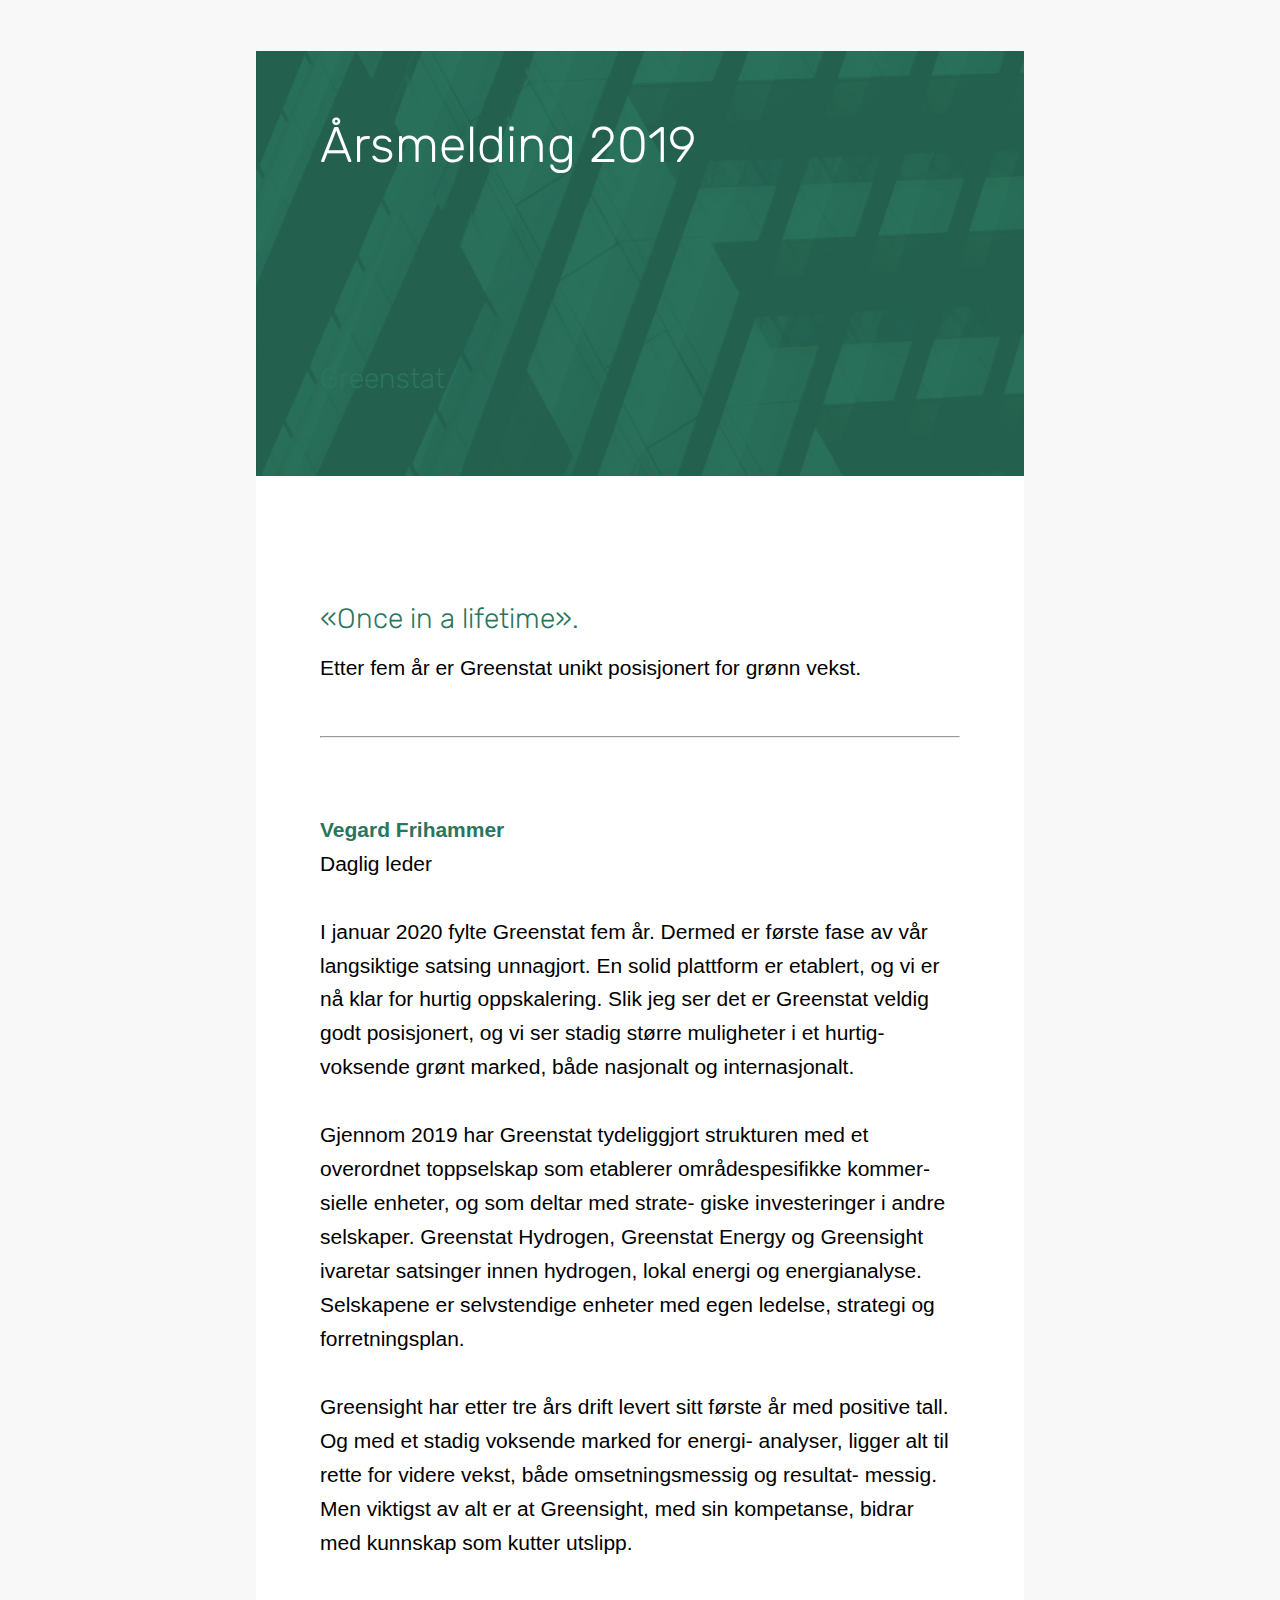
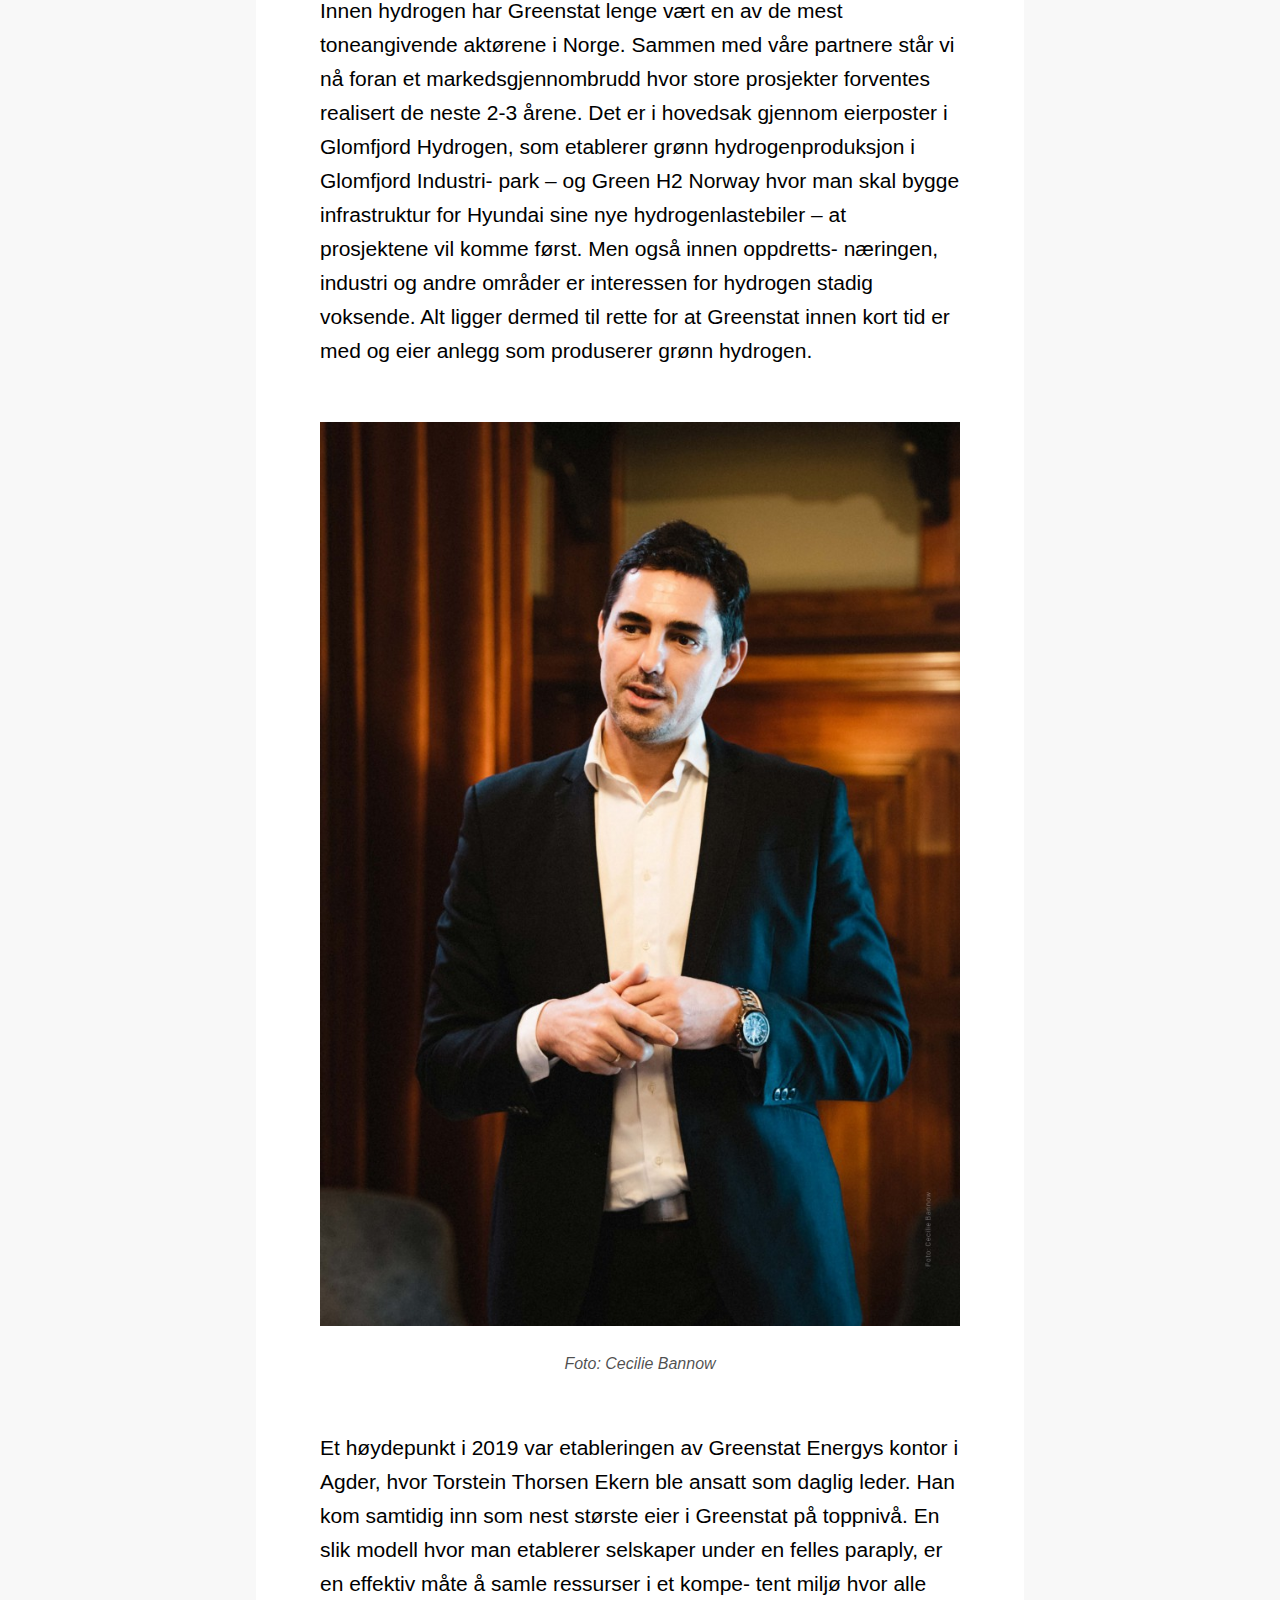
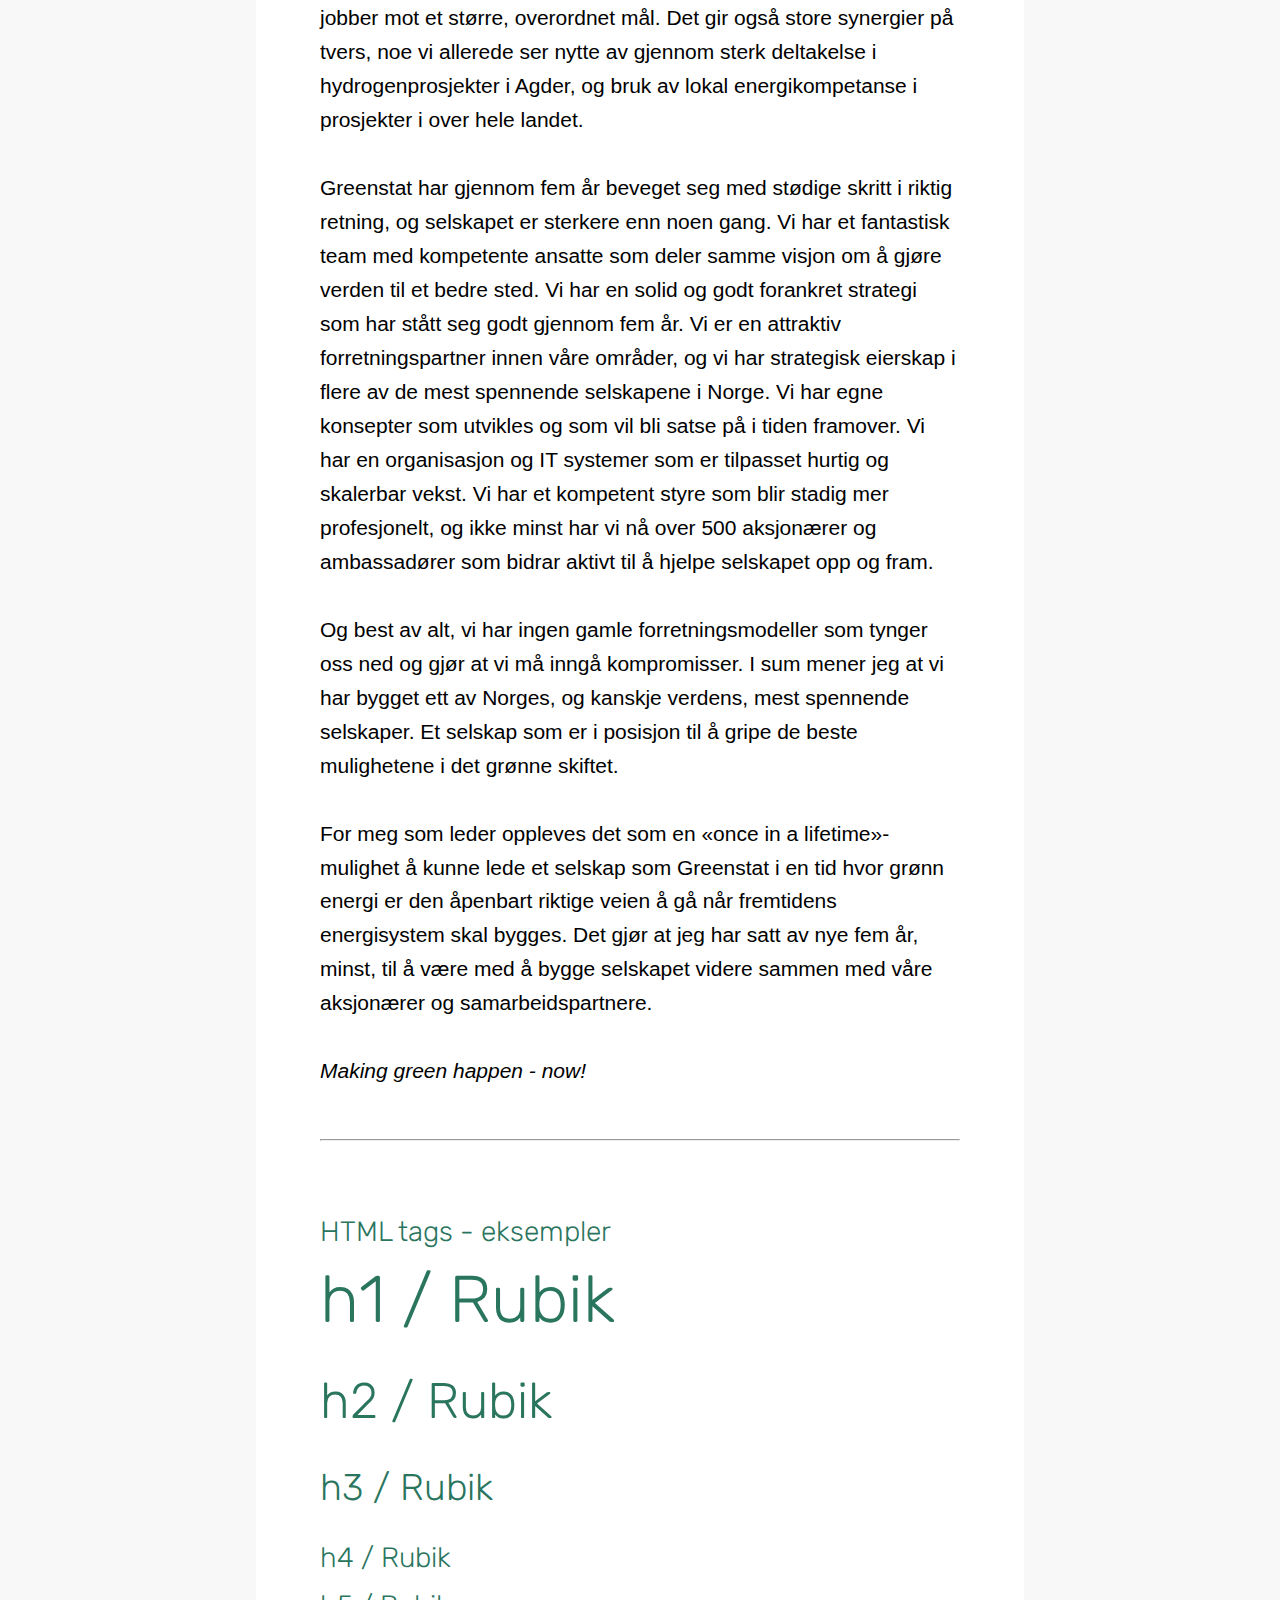
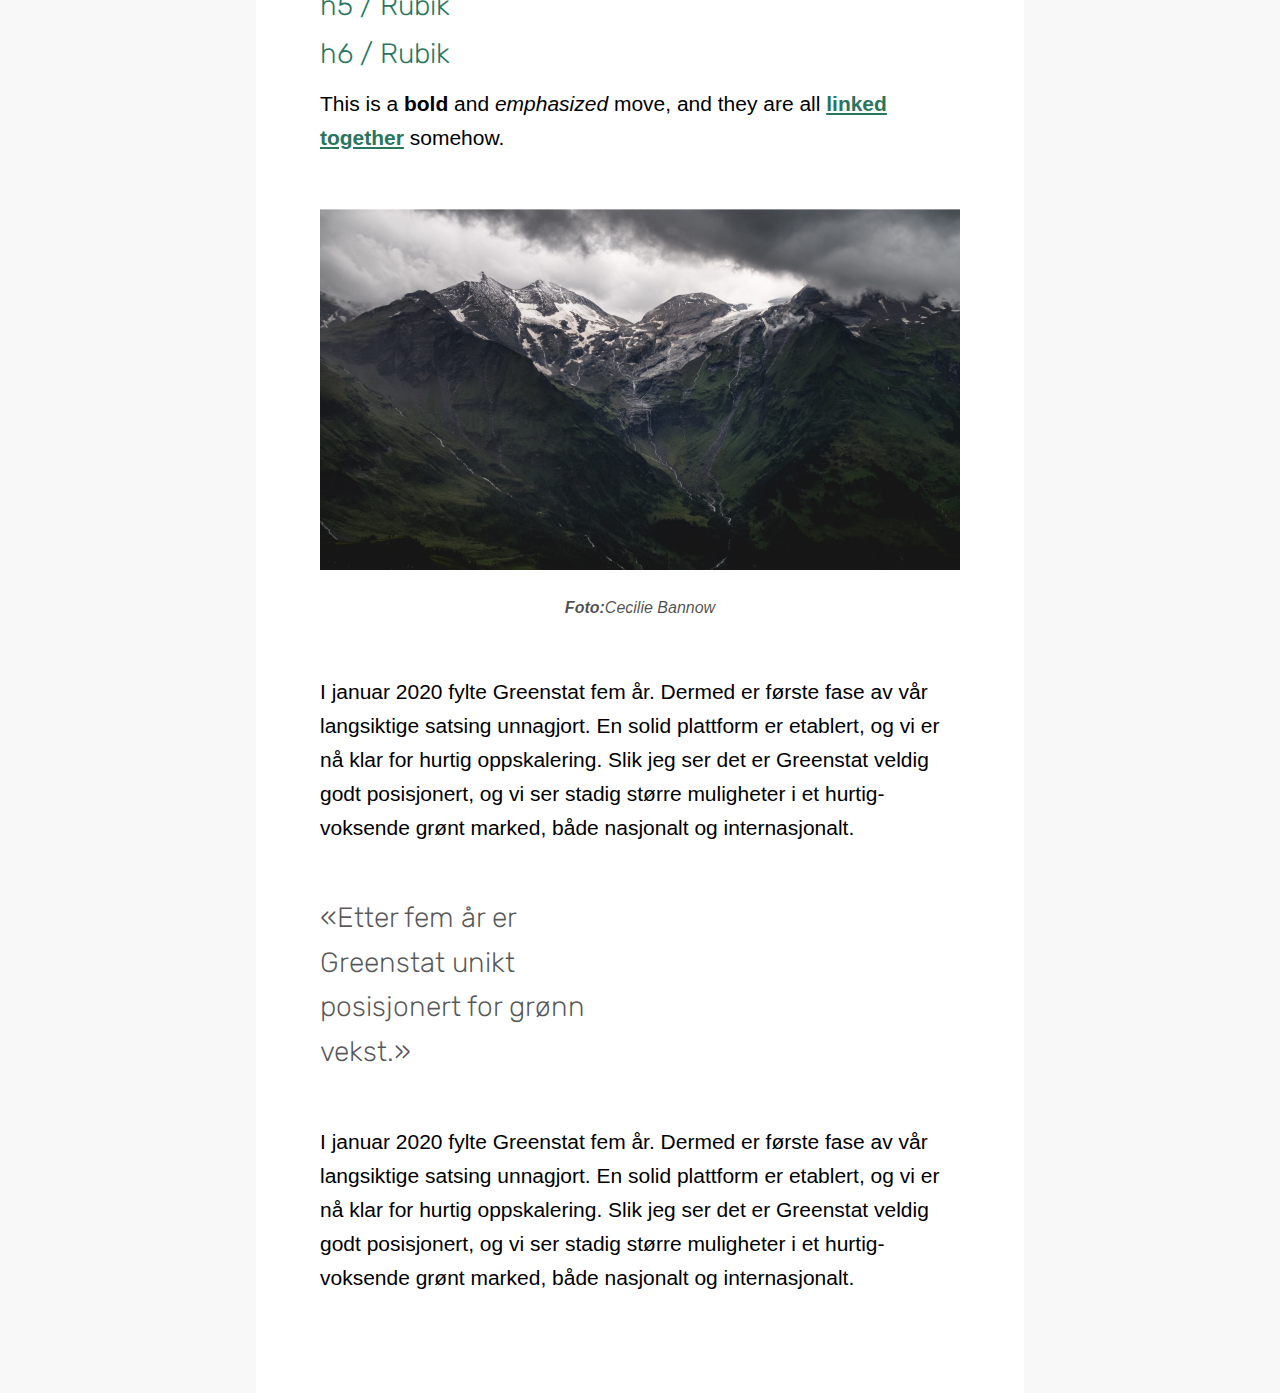
<file: eksempler.html>
<!DOCTYPE html>
<html lang="no">
<head>
    <meta charset="UTF-8">
    <meta name="viewport" content="width=device-width, initial-scale=1.0">
    <title>Greenstat årsrapport</title>
    <link rel="stylesheet" href="style.css">
    <link rel="preconnect" href="https://fonts.gstatic.com">
    <link href="https://fonts.googleapis.com/css2?family=Rubik:ital,wght@0,300;0,400;0,600;1,300;1,400;1,600&display=swap" rel="stylesheet">
<link href="https://fonts.googleapis.com/css2?family=Lexend+Deca&display=swap" rel="stylesheet">
</head>

<div class="cover">
    <h1 class="h2">Årsmelding 2019</h1>
    <h2 class="h4">Greenstat</h2>
</div>

<div class="container">
<div class="content">



<h2 class="h4">«Once in a lifetime».</h2>
<p>Etter fem år er Greenstat unikt posisjonert for grønn vekst.</p>



<hr>
<cite>Vegard Frihammer</cite>
<p>Daglig leder</p>

<p>I januar 2020 fylte Greenstat fem år. Dermed er første fase av vår langsiktige satsing unnagjort. En solid plattform er etablert, og vi er nå klar for hurtig oppskalering. Slik jeg ser det er Greenstat veldig godt posisjonert, og vi ser stadig større muligheter i et hurtig- voksende grønt marked, både nasjonalt og internasjonalt.</p>
<p>Gjennom 2019 har Greenstat tydeliggjort strukturen med et overordnet toppselskap som etablerer områdespesifikke kommer- sielle enheter, og som deltar med strate- giske investeringer i andre selskaper. Greenstat Hydrogen, Greenstat Energy og Greensight ivaretar satsinger innen hydrogen, lokal energi og energianalyse. Selskapene er selvstendige enheter med egen ledelse, strategi og forretningsplan.</p>
<p>Greensight har etter tre års drift levert sitt første år med positive tall. Og med et stadig voksende marked for energi- analyser, ligger alt til rette for videre vekst, både omsetningsmessig og resultat- messig. Men viktigst av alt er at Greensight, med sin kompetanse, bidrar med kunnskap som kutter utslipp.</p>
<p>Innen hydrogen har Greenstat lenge vært en av de mest toneangivende aktørene i Norge. Sammen med våre partnere står vi nå foran et markedsgjennombrudd hvor store prosjekter forventes realisert de neste 2-3 årene. Det er i hovedsak gjennom eierposter i Glomfjord Hydrogen, som etablerer grønn hydrogenproduksjon i Glomfjord Industri- park – og Green H2 Norway hvor man skal bygge infrastruktur for Hyundai sine nye hydrogenlastebiler – at prosjektene vil komme først. Men også innen oppdretts- næringen, industri og andre områder er interessen for hydrogen stadig voksende. Alt ligger dermed til rette for at Greenstat innen kort tid er med og eier anlegg som produserer grønn hydrogen.</p>

<figure class="figure">
    <img src="img/vegard.jpg" alt="">
    <figcaption>Foto: Cecilie Bannow</figcaption>
</figure>

<p>Et høydepunkt i 2019 var etableringen av Greenstat Energys kontor i Agder, hvor Torstein Thorsen Ekern ble ansatt som daglig leder. Han kom samtidig inn som nest største eier i Greenstat på toppnivå. En slik modell hvor man etablerer selskaper under en felles paraply, er en effektiv måte å samle ressurser i et kompe- tent miljø hvor alle jobber mot et større, overordnet mål. Det gir også store synergier på tvers, noe vi allerede ser nytte av gjennom sterk deltakelse i hydrogenprosjekter i Agder, og bruk av lokal energikompetanse i prosjekter i over hele landet.</p>
<p>Greenstat har gjennom fem år beveget seg med stødige skritt i riktig retning, og selskapet er sterkere enn noen gang. Vi har et fantastisk team med kompetente ansatte som deler samme visjon om å gjøre verden til et bedre sted. Vi har en solid og godt forankret strategi som har stått seg godt gjennom fem år. Vi er en attraktiv forretningspartner innen våre områder, og vi har strategisk eierskap i flere av de mest spennende selskapene i Norge. Vi har egne konsepter som utvikles og som vil bli satse på i tiden framover. Vi har en organisasjon og IT systemer som er tilpasset hurtig og skalerbar vekst. Vi har et kompetent styre som blir stadig mer profesjonelt, og ikke minst har vi nå over 500 aksjonærer og ambassadører som bidrar aktivt til å hjelpe selskapet opp og fram.</p>
<p>Og best av alt, vi har ingen gamle forretningsmodeller som tynger oss ned og gjør at vi må inngå kompromisser. I sum mener jeg at vi har bygget ett av Norges, og kanskje verdens, mest spennende selskaper. Et selskap som er i posisjon til å gripe de beste mulighetene i det grønne skiftet.</p>
<p>For meg som leder oppleves det som en «once in a lifetime»- mulighet å kunne lede et selskap som Greenstat i en tid hvor grønn energi er den åpenbart riktige veien å gå når fremtidens energisystem skal bygges. Det gjør at jeg har satt av nye fem år, minst, til å være med å bygge selskapet videre sammen med våre aksjonærer og samarbeidspartnere.</p>

<p><em>Making green happen - now!</em></p>

<hr>
<h6>HTML tags - eksempler</h6>

<h1>h1 / Rubik</h1>
<h2>h2 / Rubik</h2>
<h3>h3 / Rubik</h3>
<h4>h4 / Rubik</h4>
<h5>h5 / Rubik</h5>
<h6>h6 / Rubik</h6>

<p>This is a <strong>bold</strong> and <em>emphasized</em> move, and they are all <a href="#">linked together</a> somehow.</p>

<figure class="figure">
    <img src="img/bg.jpg" alt="">
    <figcaption><strong>Foto:</strong>Cecilie Bannow</figcaption>
</figure>
<p>I januar 2020 fylte Greenstat fem år. Dermed er første fase av vår langsiktige satsing unnagjort. En solid plattform er etablert, og vi er nå klar for hurtig oppskalering. Slik jeg ser det er Greenstat veldig godt posisjonert, og vi ser stadig større muligheter i et hurtig- voksende grønt marked, både nasjonalt og internasjonalt.</p>

<blockquote>«Etter fem år er Greenstat unikt posisjonert for grønn vekst.»</blockquote>

<p>I januar 2020 fylte Greenstat fem år. Dermed er første fase av vår langsiktige satsing unnagjort. En solid plattform er etablert, og vi er nå klar for hurtig oppskalering. Slik jeg ser det er Greenstat veldig godt posisjonert, og vi ser stadig større muligheter i et hurtig- voksende grønt marked, både nasjonalt og internasjonalt.</p>





</div><!--content-->
</div><!--container-->


<body>
    
</body>
</html>
</file>
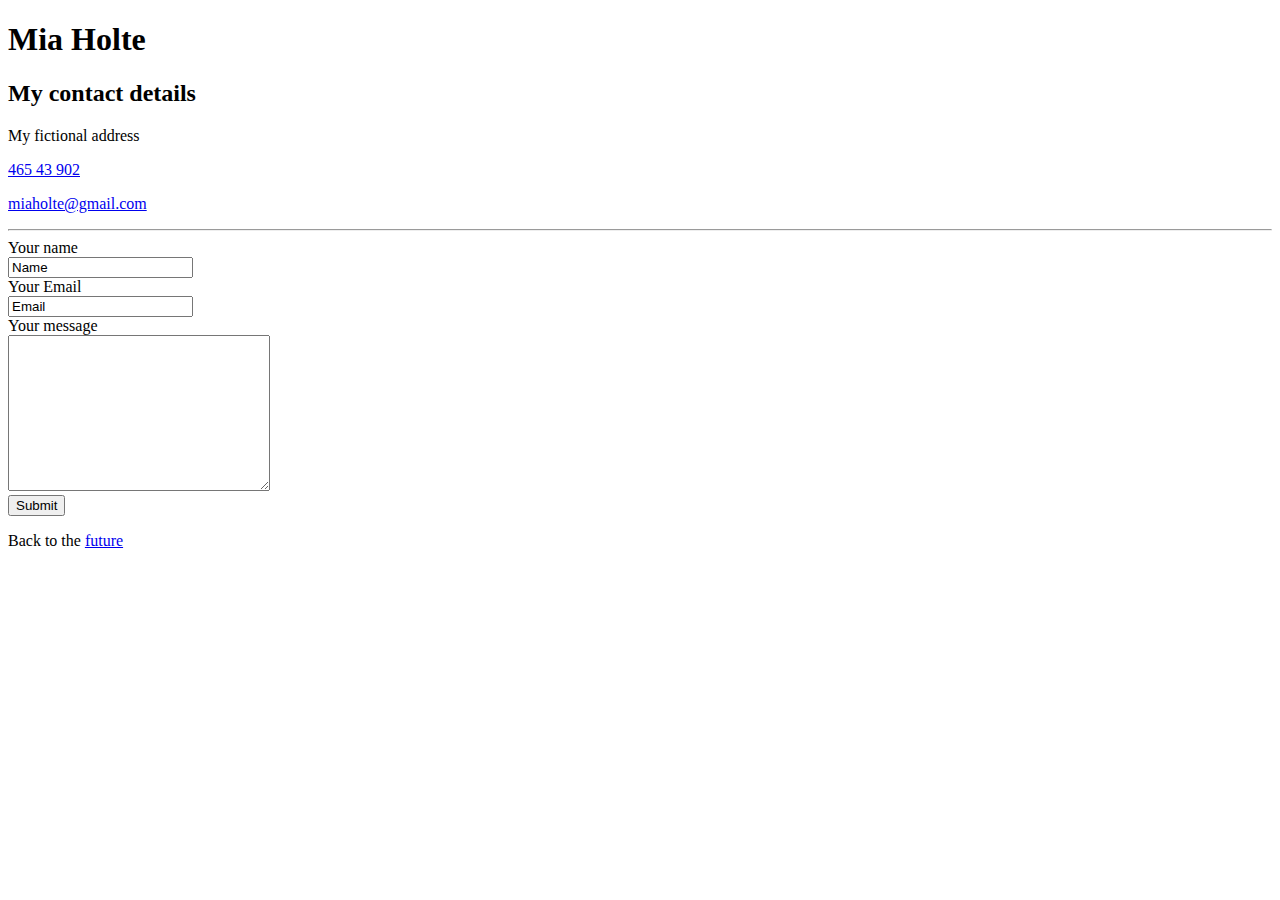
<file: my-site/contact.html>
<!DOCTYPE html>
<html lang="no" dir="ltr">
  <head>
    <meta charset="utf-8">
    <title>🌳 My contact details</title>
  </head>
  <body>
    <h1>Mia Holte</h1>
    <h2>My contact details</h2>
    <p>My fictional address</p>
    <p><a href="tel:+4746543902">465 43 902</a></p>
    <p><a href="mailto:miaholte@gmail.com">miaholte@gmail.com</a></p>

    <hr>

    <form class="" action="mailto:miaholte@gmail.com" method="post" enctype="text/plain">
      <label>Your name</label><br>
      <input type="text" name="Name" value="Name"><br>
      <label for="">Your Email</label><br>
      <input type="email" name="Email" value="Email"><br>
      <label>Your message</label><br>
      <textarea name="Message" rows="10" cols="30"></textarea><br>
      <input type="submit" name="">
    </form>



  <p>Back to the <a href="index.html">future</a></p>
  </body>
</html>
</file>
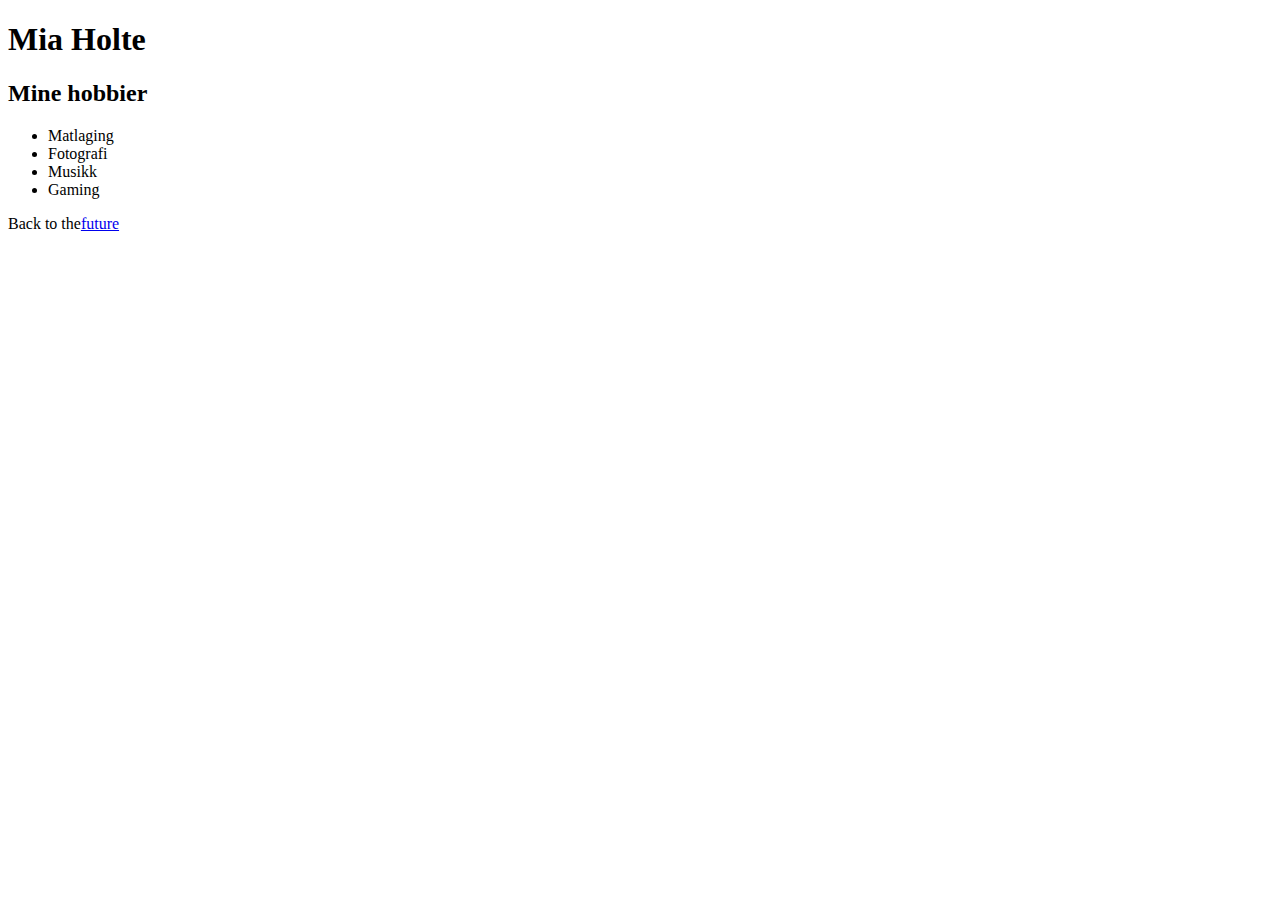
<file: my-site/hobbies.html>
<!DOCTYPE html>
<html lang="no" dir="ltr">
  <head>
    <meta charset="utf-8">
    <title>🌳 A little piece of forest</title>
  </head>
  <body>
    <h1>Mia Holte</h1>
    <h2>Mine hobbier</h2>
    <ul>
      <li>Matlaging</li>
      <li>Fotografi</li>
      <li>Musikk</li>
      <li>Gaming</li>
    </ul>
  <p>Back to the<a href="index.html">future</a></p>
  </body>
</html>
</file>
<file: style.css>
html, body, div, span, applet, object, iframe, h1, h2, h3, h4, h5, h6, p, blockquote, pre, a, abbr, acronym, address, big, cite, code, del, dfn, em, img, ins, kbd, q, s, samp, small, strike, strong, sub, sup, tt, var, b, u, i, center, dl, dt, dd, ol, ul, li, fieldset, form, label, legend, table, caption, tbody, tfoot, thead, tr, th, td, article, aside, canvas, details, embed, figure, figcaption, footer, header, hgroup, menu, nav, output, ruby, section, summary, time, mark, audio, video {
  margin: 0;
  padding: 0;
  border: 0;
  font-size: 100%;
  vertical-align: baseline;
}
body {
  background-color: #f8f8f8;
  font-family: Roboto, sans-serif;
  line-height: 1.6;
  }
html{
  font-size: 100%; /*19px - 1.333 */
}

/* Units
4      = 8.2rem
2      = 4.25 rem
1.5    = 3.187rem
1      = 1.578rem / 34px
0.5    = 1.062rem
*/

/*Custom*/

:root {
  --primary-color: rgba(42,117,94,1);
  --typo-h2: 3.125rem;
  --typo-h4: 1.75rem;
  --typo-font-weight: 300;
  --typo-rubik: 'Rubik', sans-serif;
  --margin-1:1.578rem; /*1.578rem;*/
  --margin-2: 3.157rem;
  --short-width: 66%;
}

img {
  max-width: 100%;
  height: auto;
  margin: 1.578rem 0;
}

hr {
  margin-top: calc(1.578rem * 2);
  margin-bottom: calc(1.578rem * 3);
}

a {
  color: var(--primary-color);
  font-weight: bold;
}
a:hover {
  color: rgba(42,117,94,0.8);
  text-decoration: none;
}



/* Typoscale*/
h1,h2,h3,h4,h5,h6 {
  font-family: var(--typo-rubik);
  font-weight: 100;
  color: var(--primary-color);
  }


h1, .h1{
  font-size: 4.125rem;
  line-height: 1.1;
  margin-bottom: 2.125rem;  
}

h2, .h2{
  font-size: 3.125rem;
  line-height: 1.2;
  margin-bottom: 2.125rem;  
}

h3, .h3{
  font-size: 2.312rem;
  line-height: 1.2;
  margin-bottom: 2.125rem;  
}

h4, .h4, h5, .h5, h6, .h6 {
  font-size: 1.75rem;
  line-height: 1.1;
  margin-bottom: 1.062rem;
}

p {
  font-size: 1.312rem;
  line-height:1.619;
  margin-bottom: 2.125rem;
  }

.figure {
  margin: 4.25vw 0 ;
}
.figure img{
  display: block;
  margin: auto;
}

figcaption {
  text-align: center;
  margin: 1.578rem 0;
  color: rgba(0,0,0,0.7);
  font-style: italic;
}

cite {
  font-weight: 700;
  font-size: 1.312rem;
  line-height:1.578;
  margin-bottom: 1.578rem;
  font-style: normal;
  color: var(--primary-color);
}

blockquote{
  font-size:var(--typo-h4);
  font-family: var(--typo-rubik);
  font-weight:var(--typo-font-weight);
  color: rgba(0,0,0,0.66);
  margin-bottom: var(--margin-2);
  margin-top: var(--margin-2);
  width: 50%;
}

.lead {
  color: rgba(0,0,0,0.75);
  font-family: var(--typo-rubik);
  font-size: 2.312rem;
  line-height: 1.2;
  font-weight: 100;
  width: 50%;
  margin: 20vh 0;
}



/*layout*/


.container {
  width: 50vw;
  margin: 0 auto;
  padding: 5vw;
  padding-top: 8rem;
  background: #fff;
}

.content {
  flex-wrap: wrap;
  }
article {
  margin: 12rem 0;
}
.cover {
  background-image: url(img/cover.png);
  background-size: cover;
  display: flex;
  flex-direction: column;
  width: 50vw;
  height: 33vh;
  padding: 5vw;
  margin: 0 auto;
  color: #fff;
  margin-top: var(--margin-2);
  justify-content: space-between;
}
.cover h1{
  color: #fff;
}

.download {
  background-color: var(--primary-color);
  width: 40vw;
  padding: 6vw 10vw;
  margin: 0 auto;
  color: #fff;
  text-align: center;
  justify-content: center;
  margin-bottom: var(--margin-2);

}
.download h4, .download p a {
  color:#fff;
  margin-top: 0;
}
.download .btn {
  background-color: #fff;
  font-weight: 500;
  padding: .9375rem 2rem;
  text-transform: uppercase;
  display: inline-block;
  letter-spacing: .078em;
  position: relative;
}
.download a.btn {
  text-decoration: none;
}

.nav ul {
  font-family: var(--typo-rubik);
  color: var(--primary-color);
  margin-bottom: calc(1.578rem * 3);
  font-size: var(--typo-h6);
  font-weight: var(--typo-font-weight);
}
.nav ul li {
  line-height: 1.578;
  list-style: none;
}
.nav ul li a {
  font-weight: 100;
}
.nav ul li a:hover{
  text-decoration: underline;
}

.two-col {
  column-count: 2;
  column-gap: 3rem;
}

/*table*/

table {
  width: 100%;
  border-collapse: collapse;
  margin: 1.578rem 0;
  color: var(--primary-color);

}
td, th {
  border-bottom: 1px solid #ccc;
  padding: 0.5rem;
  text-align: left;

}
.table-divider td, .table-divider th {
  border: none;
  padding: 1rem 0;
}
.table{
  display: block;
  align-content: stretch;
  vertical-align: top;
  max-width:-content;
  overflow-x: auto;
  white-space: nowrap;
  border-collapse: collapse;
  border-spacing: 0;
}
</file>
<file: multi-col/style.css>
html, body, div, span, applet, object, iframe, h1, h2, h3, h4, h5, h6, p, blockquote, pre, a, abbr, acronym, address, big, cite, code, del, dfn, em, img, ins, kbd, q, s, samp, small, strike, strong, sub, sup, tt, var, b, u, i, center, dl, dt, dd, ol, ul, li, fieldset, form, label, legend, table, caption, tbody, tfoot, thead, tr, th, td, article, aside, canvas, details, embed, figure, figcaption, footer, header, hgroup, menu, nav, output, ruby, section, summary, time, mark, audio, video {
  margin: 0;
  padding: 0;
  border: 0;
  font-size: 100%;
  vertical-align: baseline;
}
body {
  background-color: #f8f8f8;
  font-family: 'Lexend', sans-serif;
  -webkit-font-smoothing: antialiased;
  line-height: 1.619;
  color:rgba(0,0,0,0.95);
  font-weight: 400;
  }
html{
  font-size: 100%; /*19px - 1.333 */
  scroll-behavior: smooth;
}


/*Custom*/

:root {
  --primary-color: rgba(42,117,94,1);
  --typo-h2: 3.158rem;
  --typo-h3: 2.368rem;
  --typo-h4: 1.316rem;
  --typo-font-weight: 300;
  --typo-main: 'Lexend', sans-serif;
  --margin-1:1.38rem;
  --margin-2: 3rem;
  --short-width: 66%;
}

img {
  max-width: 100%;
  height: auto;
  margin: 1.578rem 0;
}

hr {
  margin-top: calc(1.578rem * 2);
  margin-bottom: calc(1.578rem * 3);
}

a {
  color: var(--primary-color);
  font-weight: bold;
}
a:hover {
  color: rgba(42,117,94,0.8);
  text-decoration: none;
}



/* Typoscale*/
h1,h2,h3,h4,h5,h6 {
  font-family: var(--typo-main);
  font-weight: 700;
  margin: 3rem 0 1.38rem;
  color: var(--primary-color);
  line-height: 1.3;
  }


h1, .h1{
  font-size: 4.211rem; /*80px*/
}

h2, .h2{
  font-size: 3.158rem; /*60px*/
}

h3, .h3{
  font-size: 2.368rem; /*45px*/
}

h4, .h4, h5, .h5, h6, .h6 {
  font-size: 1.316rem; /*25px*/
}

p {
  font-size: 18px; /*19px*/
  line-height:1.619;
  margin-bottom: 2.125rem;
  }

.figure {
  margin: 4.25vw 0 ;
}
.figure img{
  display: block;
  margin: auto;
}

figcaption {
  text-align: center;
  margin: 1.578rem 0;
  color: rgba(0,0,0,0.7);
  font-style: italic;
}

cite {
  font-weight: 700;
  font-size: 1.312rem;
  line-height:1.3;
  margin-bottom: 1.578rem;
  color: var(--primary-color);
}

blockquote{
  font-size:var(--typo-h3);
  font-family: var(--typo-main);
  font-weight:var(--typo-font-weight);
  color: rgba(0,0,0,0.66);
  margin-bottom: var(--margin-2);
  margin-top: var(--margin-2);
  line-height: 1.3;
  width: 66%;
}

.lead {
  color: rgba(0,0,0,0.75);
  font-family: var(--typo-main);
  font-size: 2.312rem;
  line-height: 1.3;
  font-weight: 100;
  width: 50%;
  margin: 20vh 0;
}



/*layout*/

.container {
  width: 100%;
  margin-right: auto;
  margin-left: auto;
  background: #fff;
}
.row {
  display: flex;
  flex-wrap: wrap;
  }
.content{
  width: 78%;
  margin-left: auto!important;
}


.nav {
  position: fixed;
  top:0;
  left: 0;
  z-index: 100;
  width:22%;
  height: 100%;
  overflow-x: hidden;
  background-color: #f8f8f8;
}
.nav ul {
  font-family: var(--typo-main);
  color: var(--primary-color);
  margin-bottom: calc(1.578rem * 3);
  font-weight: var(--typo-font-weight);
}
.nav ul li {
  line-height: 1.9;
  list-style: none;
  overflow-wrap: break-word;
}
.nav ul li a:hover{
  text-decoration: underline;
}
.sidebar {
  padding: 2rem;
}
.toggle-btn {
  z-index: 200;
  position: fixed;
  letter-spacing: 0.02rem;
  right: 1rem;
  top: 1rem;
  background-color: #fff;
  padding: 15px 20px;
  border: none;
  cursor: pointer;
  border-radius: 45px;
  box-shadow: 0px 0px 15px rgba(0, 0, 0, 0.15);
}
.chapters {
  padding: 5vw;
}

.cover {
  background-image: url(../assets/cover.png);
  background-size: cover;
  display: flex;
  flex-wrap: wrap;
  flex-direction: column;
  justify-content: space-around;
  height: 100vh;
  margin: 0 auto;
  padding-left: 5vw;
  color: #fff;

}
.cover h1{
  color: #fff;
  padding-top: 5vw;
}

.two-col {
  column-count: 2;
  column-gap: 3rem;
}
article {
  margin-top: 10rem;
  position: relative;
  max-width: 45rem;
}


article h1, article h2, article h3{
  scroll-margin-top: var(--margin-2);
}



/*table*/

table {
  width: 100%;
  border-collapse: collapse;
  margin: 1.578rem 0;
  color: var(--primary-color);
  line-height: 1.3;
}
thead {
  font-weight: bold;
  color: var(--primary-color);
}
td, th {
  border-bottom: 1px solid #ccc;
  padding: 0.5rem;
  text-align: left;

}
.table-divider td, .table-divider th {
  border: none;
  padding: 1rem 0;
}
.table{
  display: block;
  align-content: stretch;
  max-width:content;
  overflow-x: auto;
  white-space: nowrap;
  border-collapse: collapse;
  border-spacing: 0;
}

/*download*/
.download {
  background-color: var(--primary-color);
  padding: 5vw 10vw;
  display: flex;
  color: #fff;
  align-items: center;
}
.download h2, .download p a {
  color:#fff;
}
.download .btn {
  background-color: #fff;
  font-weight: 500;
  padding: .9375rem 2rem;
  text-transform: uppercase;
  display: inline-block;
  letter-spacing: .078em;
}

.download a.btn {
  text-decoration: none;
}
.download img {
  max-width: 80%;
  padding:1rem;
}

/*footnotes*/
.footnotes {
  margin-top: 5vw;
}
.footnote {
  border-top: 5px solid rgba(42,117,94,0.2);
  padding-top: var(--margin-2);
}







@media (min-width:992px){
  button {
    display: none;
  }
  
}

@media (max-width:992px) {
  .content {
  width: 100%;
  overflow: hidden;
  }

  .nav {
  left: -40vw;
  margin-right: -40vw;    
  width: 40vw;
  }
  .nav ul {
  }

  .nav.collapsed {
  transition: all .25s;
  left: 0;
  margin-right: 0;    
  }
  }

  @media (max-width: 600px) {
 
  h1, .h1 {
    font-size: var(--typo-h2) ;    
  }
  h2, .h2 {
    font-size: var(--typo-h3);
  }
    h3, .h3, h4, .h4{
    font-size: var(--typo-h4);
  }
  .cover h1{
    justify-content:flex-start;
  }
  article p {
  column-count: 1;
}
  .nav {
  left: -90vw;
  margin-right: -90vw;    
  width: 90vw;
  }
}
</file>
<file: one-col/style.css>
html, body, div, span, applet, object, iframe, h1, h2, h3, h4, h5, h6, p, blockquote, pre, a, abbr, acronym, address, big, cite, code, del, dfn, em, img, ins, kbd, q, s, samp, small, strike, strong, sub, sup, tt, var, b, u, i, center, dl, dt, dd, ol, ul, li, fieldset, form, label, legend, table, caption, tbody, tfoot, thead, tr, th, td, article, aside, canvas, details, embed, figure, figcaption, footer, header, hgroup, menu, nav, output, ruby, section, summary, time, mark, audio, video {
  margin: 0;
  padding: 0;
  border: 0;
  font-size: 100%;
  vertical-align: baseline;
}
body {
  background-color: #f8f8f8;
  font-family: Roboto, sans-serif;
  line-height: 1.6;
  }
html{
  font-size: 100%; /*19px - 1.333 */
}

/* Units
4      = 8.2rem
2      = 4.25 rem
1.5    = 3.187rem
1      = 1.578rem / 34px
0.5    = 1.062rem
*/

/*Custom*/

:root {
  --primary-color: rgba(42,117,94,1);
  --typo-h2: 3.125rem;
  --typo-h4: 1.75rem;
  --typo-font-weight: 300;
  --typo-rubik: 'Rubik', sans-serif;
  --margin-1:2.125rem;
  --margin-2: 4.25rem;
  --short-width: 66%;
}

img {
  max-width: 100%;
  height: auto;
  margin: 1.578rem 0;
}

hr {
  margin-top: calc(1.578rem * 2);
  margin-bottom: calc(1.578rem * 3);
}

a {
  color: var(--primary-color);
  font-weight: bold;
}
a:hover {
  color: rgba(42,117,94,0.8);
  text-decoration: none;
}



/* Typoscale*/
h1,h2,h3,h4,h5,h6 {
  font-family: var(--typo-rubik);
  font-weight: 100;
  color: var(--primary-color);
  }


h1, .h1{
  font-size: 4.125rem;
  line-height: 1.1;
  margin-bottom: 2.125rem;  
}

h2, .h2{
  font-size: 3.125rem;
  line-height: 1.2;
  margin-bottom: 2.125rem;  
}

h3, .h3{
  font-size: 2.312rem;
  line-height: 1.2;
  margin-bottom: 2.125rem;  
}

h4, .h4, h5, .h5, h6, .h6 {
  font-size: 1.75rem;
  line-height: 1.1;
  margin-bottom: 1.062rem;
}

p {
  font-size: 1.312rem;
  line-height:1.619;
  margin-bottom: 2.125rem;
  }

.figure {
  margin: 4.25vw 0 ;
}
.figure img{
  display: block;
  margin: auto;
}

figcaption {
  text-align: center;
  margin: 1.578rem 0;
  color: rgba(0,0,0,0.7);
  font-style: italic;
}

cite {
  font-weight: 700;
  font-size: 1.312rem;
  line-height:1.578;
  margin-bottom: 1.578rem;
  font-style: normal;
  color: var(--primary-color);
}

blockquote{
  font-size:var(--typo-h4);
  font-family: var(--typo-rubik);
  font-weight:var(--typo-font-weight);
  color: rgba(0,0,0,0.66);
  margin-bottom: var(--margin-2);
  margin-top: var(--margin-2);
  width: 50%;
}

.lead {
  color: rgba(0,0,0,0.75);
  font-family: var(--typo-rubik);
  font-size: 2.312rem;
  line-height: 1.2;
  font-weight: 100;
  width: 50%;
  margin: 20vh 0;
}



/*layout*/


.container {
  width: 50vw;
  margin: 0 auto;
  padding: 5vw;
  padding-top: 8rem;
  background: #fff;
}

.content {
  flex-wrap: wrap;
  }
article {
  margin: 12rem 0;
}
.cover {
  background-image: url(../assets/cover.png);
  background-size: cover;
  display: flex;
  flex-direction: column;
  width: 50vw;
  height: 33vh;
  padding: 5vw;
  margin: 0 auto;
  color: #fff;
  margin-top: var(--margin-2);
  justify-content: space-between;
}
.cover h1{
  color: #fff;
}

.download {
  background-color: var(--primary-color);
  width: 40vw;
  padding: 6vw 10vw;
  margin: 0 auto;
  color: #fff;
  text-align: center;
  justify-content: center;
  margin-bottom: var(--margin-2);

}
.download h4, .download p a {
  color:#fff;
  margin-top: 0;
}
.download .btn {
  background-color: #fff;
  font-weight: 500;
  padding: .9375rem 2rem;
  text-transform: uppercase;
  display: inline-block;
  letter-spacing: .078em;
  position: relative;
}
.download a.btn {
  text-decoration: none;
}

.nav ul {
  font-family: var(--typo-rubik);
  color: var(--primary-color);
  margin-bottom: calc(1.578rem * 3);
  font-size: var(--typo-h4);
  line-height: 1.3;
  font-weight: var(--typo-font-weight);
}
.nav ul li {
  line-height: 1.578;
  list-style: none;
}
.nav ul li a {
  font-weight: 100;
}
.nav ul li a:hover{
  text-decoration: underline;
}

.two-col {
  column-count: 2;
  column-gap: 3rem;
}

/*table*/

table {
  width: 100%;
  border-collapse: collapse;
  margin: 1.578rem 0;
  color: var(--primary-color);
}
thead {
  font-weight: bold;
  color: var(--primary-color);
}
td, th {
  border-bottom: 1px solid #ccc;
  padding: 0.5rem;
  text-align: left;

}
.table-divider td, .table-divider th {
  border: none;
  padding: 1rem 0;
}
.table{
  display: block;
  align-content: stretch;
  max-width:content;
  overflow-x: auto;
  white-space: nowrap;
  border-collapse: collapse;
  border-spacing: 0;
}


/*footnotes*/
.footnote {
  border-top: 5px solid rgba(42,117,94,0.2);
  padding-top: var(--margin-2);
}
</file>
